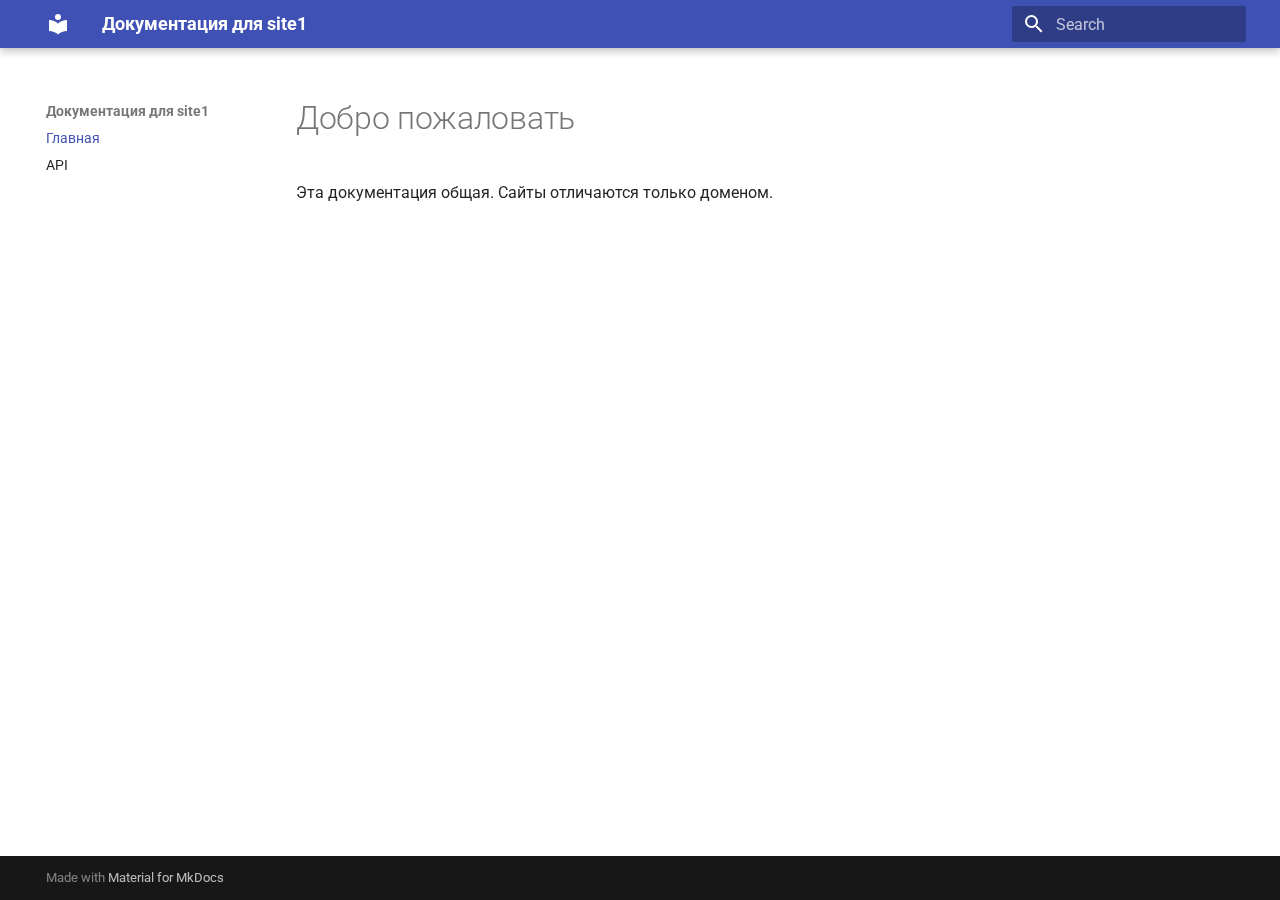
<file: site1/index.html>
<!doctype html>
<html lang="en" class="no-js">
  <head>
    
      <meta charset="utf-8">
      <meta name="viewport" content="width=device-width,initial-scale=1">
      
      
      
      
      
        <link rel="next" href="api/">
      
      
      <link rel="icon" href="assets/images/favicon.png">
      <meta name="generator" content="mkdocs-1.6.1, mkdocs-material-9.6.18">
    
    
      
        <title>Документация для site1</title>
      
    
    
      <link rel="stylesheet" href="assets/stylesheets/main.7e37652d.min.css">
      
      


    
    
      
    
    
      
        
        
        <link rel="preconnect" href="https://fonts.gstatic.com" crossorigin>
        <link rel="stylesheet" href="https://fonts.googleapis.com/css?family=Roboto:300,300i,400,400i,700,700i%7CRoboto+Mono:400,400i,700,700i&display=fallback">
        <style>:root{--md-text-font:"Roboto";--md-code-font:"Roboto Mono"}</style>
      
    
    
    <script>__md_scope=new URL(".",location),__md_hash=e=>[...e].reduce(((e,_)=>(e<<5)-e+_.charCodeAt(0)),0),__md_get=(e,_=localStorage,t=__md_scope)=>JSON.parse(_.getItem(t.pathname+"."+e)),__md_set=(e,_,t=localStorage,a=__md_scope)=>{try{t.setItem(a.pathname+"."+e,JSON.stringify(_))}catch(e){}}</script>
    
      

    
    
    
  </head>
  
  
    <body dir="ltr">
  
    
    <input class="md-toggle" data-md-toggle="drawer" type="checkbox" id="__drawer" autocomplete="off">
    <input class="md-toggle" data-md-toggle="search" type="checkbox" id="__search" autocomplete="off">
    <label class="md-overlay" for="__drawer"></label>
    <div data-md-component="skip">
      
        
        <a href="#_1" class="md-skip">
          Skip to content
        </a>
      
    </div>
    <div data-md-component="announce">
      
    </div>
    
    
      

  

<header class="md-header md-header--shadow" data-md-component="header">
  <nav class="md-header__inner md-grid" aria-label="Header">
    <a href="." title="Документация для site1" class="md-header__button md-logo" aria-label="Документация для site1" data-md-component="logo">
      
  
  <svg xmlns="http://www.w3.org/2000/svg" viewBox="0 0 24 24"><path d="M12 8a3 3 0 0 0 3-3 3 3 0 0 0-3-3 3 3 0 0 0-3 3 3 3 0 0 0 3 3m0 3.54C9.64 9.35 6.5 8 3 8v11c3.5 0 6.64 1.35 9 3.54 2.36-2.19 5.5-3.54 9-3.54V8c-3.5 0-6.64 1.35-9 3.54"/></svg>

    </a>
    <label class="md-header__button md-icon" for="__drawer">
      
      <svg xmlns="http://www.w3.org/2000/svg" viewBox="0 0 24 24"><path d="M3 6h18v2H3zm0 5h18v2H3zm0 5h18v2H3z"/></svg>
    </label>
    <div class="md-header__title" data-md-component="header-title">
      <div class="md-header__ellipsis">
        <div class="md-header__topic">
          <span class="md-ellipsis">
            Документация для site1
          </span>
        </div>
        <div class="md-header__topic" data-md-component="header-topic">
          <span class="md-ellipsis">
            
              Главная
            
          </span>
        </div>
      </div>
    </div>
    
    
      <script>var palette=__md_get("__palette");if(palette&&palette.color){if("(prefers-color-scheme)"===palette.color.media){var media=matchMedia("(prefers-color-scheme: light)"),input=document.querySelector(media.matches?"[data-md-color-media='(prefers-color-scheme: light)']":"[data-md-color-media='(prefers-color-scheme: dark)']");palette.color.media=input.getAttribute("data-md-color-media"),palette.color.scheme=input.getAttribute("data-md-color-scheme"),palette.color.primary=input.getAttribute("data-md-color-primary"),palette.color.accent=input.getAttribute("data-md-color-accent")}for(var[key,value]of Object.entries(palette.color))document.body.setAttribute("data-md-color-"+key,value)}</script>
    
    
    
      
      
        <label class="md-header__button md-icon" for="__search">
          
          <svg xmlns="http://www.w3.org/2000/svg" viewBox="0 0 24 24"><path d="M9.5 3A6.5 6.5 0 0 1 16 9.5c0 1.61-.59 3.09-1.56 4.23l.27.27h.79l5 5-1.5 1.5-5-5v-.79l-.27-.27A6.52 6.52 0 0 1 9.5 16 6.5 6.5 0 0 1 3 9.5 6.5 6.5 0 0 1 9.5 3m0 2C7 5 5 7 5 9.5S7 14 9.5 14 14 12 14 9.5 12 5 9.5 5"/></svg>
        </label>
        <div class="md-search" data-md-component="search" role="dialog">
  <label class="md-search__overlay" for="__search"></label>
  <div class="md-search__inner" role="search">
    <form class="md-search__form" name="search">
      <input type="text" class="md-search__input" name="query" aria-label="Search" placeholder="Search" autocapitalize="off" autocorrect="off" autocomplete="off" spellcheck="false" data-md-component="search-query" required>
      <label class="md-search__icon md-icon" for="__search">
        
        <svg xmlns="http://www.w3.org/2000/svg" viewBox="0 0 24 24"><path d="M9.5 3A6.5 6.5 0 0 1 16 9.5c0 1.61-.59 3.09-1.56 4.23l.27.27h.79l5 5-1.5 1.5-5-5v-.79l-.27-.27A6.52 6.52 0 0 1 9.5 16 6.5 6.5 0 0 1 3 9.5 6.5 6.5 0 0 1 9.5 3m0 2C7 5 5 7 5 9.5S7 14 9.5 14 14 12 14 9.5 12 5 9.5 5"/></svg>
        
        <svg xmlns="http://www.w3.org/2000/svg" viewBox="0 0 24 24"><path d="M20 11v2H8l5.5 5.5-1.42 1.42L4.16 12l7.92-7.92L13.5 5.5 8 11z"/></svg>
      </label>
      <nav class="md-search__options" aria-label="Search">
        
        <button type="reset" class="md-search__icon md-icon" title="Clear" aria-label="Clear" tabindex="-1">
          
          <svg xmlns="http://www.w3.org/2000/svg" viewBox="0 0 24 24"><path d="M19 6.41 17.59 5 12 10.59 6.41 5 5 6.41 10.59 12 5 17.59 6.41 19 12 13.41 17.59 19 19 17.59 13.41 12z"/></svg>
        </button>
      </nav>
      
    </form>
    <div class="md-search__output">
      <div class="md-search__scrollwrap" tabindex="0" data-md-scrollfix>
        <div class="md-search-result" data-md-component="search-result">
          <div class="md-search-result__meta">
            Initializing search
          </div>
          <ol class="md-search-result__list" role="presentation"></ol>
        </div>
      </div>
    </div>
  </div>
</div>
      
    
    
  </nav>
  
</header>
    
    <div class="md-container" data-md-component="container">
      
      
        
          
        
      
      <main class="md-main" data-md-component="main">
        <div class="md-main__inner md-grid">
          
            
              
              <div class="md-sidebar md-sidebar--primary" data-md-component="sidebar" data-md-type="navigation" >
                <div class="md-sidebar__scrollwrap">
                  <div class="md-sidebar__inner">
                    



<nav class="md-nav md-nav--primary" aria-label="Navigation" data-md-level="0">
  <label class="md-nav__title" for="__drawer">
    <a href="." title="Документация для site1" class="md-nav__button md-logo" aria-label="Документация для site1" data-md-component="logo">
      
  
  <svg xmlns="http://www.w3.org/2000/svg" viewBox="0 0 24 24"><path d="M12 8a3 3 0 0 0 3-3 3 3 0 0 0-3-3 3 3 0 0 0-3 3 3 3 0 0 0 3 3m0 3.54C9.64 9.35 6.5 8 3 8v11c3.5 0 6.64 1.35 9 3.54 2.36-2.19 5.5-3.54 9-3.54V8c-3.5 0-6.64 1.35-9 3.54"/></svg>

    </a>
    Документация для site1
  </label>
  
  <ul class="md-nav__list" data-md-scrollfix>
    
      
      
  
  
    
  
  
  
    <li class="md-nav__item md-nav__item--active">
      
      <input class="md-nav__toggle md-toggle" type="checkbox" id="__toc">
      
      
        
      
      
      <a href="." class="md-nav__link md-nav__link--active">
        
  
  
  <span class="md-ellipsis">
    Главная
    
  </span>
  

      </a>
      
    </li>
  

    
      
      
  
  
  
  
    <li class="md-nav__item">
      <a href="api/" class="md-nav__link">
        
  
  
  <span class="md-ellipsis">
    API
    
  </span>
  

      </a>
    </li>
  

    
  </ul>
</nav>
                  </div>
                </div>
              </div>
            
            
              
              <div class="md-sidebar md-sidebar--secondary" data-md-component="sidebar" data-md-type="toc" >
                <div class="md-sidebar__scrollwrap">
                  <div class="md-sidebar__inner">
                    

<nav class="md-nav md-nav--secondary" aria-label="Table of contents">
  
  
  
    
  
  
</nav>
                  </div>
                </div>
              </div>
            
          
          
            <div class="md-content" data-md-component="content">
              <article class="md-content__inner md-typeset">
                
                  



<h1 id="_1">Добро пожаловать</h1>
<p>Эта документация общая. Сайты отличаются только доменом.</p>












                
              </article>
            </div>
          
          
<script>var target=document.getElementById(location.hash.slice(1));target&&target.name&&(target.checked=target.name.startsWith("__tabbed_"))</script>
        </div>
        
      </main>
      
        <footer class="md-footer">
  
  <div class="md-footer-meta md-typeset">
    <div class="md-footer-meta__inner md-grid">
      <div class="md-copyright">
  
  
    Made with
    <a href="https://squidfunk.github.io/mkdocs-material/" target="_blank" rel="noopener">
      Material for MkDocs
    </a>
  
</div>
      
    </div>
  </div>
</footer>
      
    </div>
    <div class="md-dialog" data-md-component="dialog">
      <div class="md-dialog__inner md-typeset"></div>
    </div>
    
    
    
      
      <script id="__config" type="application/json">{"base": ".", "features": [], "search": "assets/javascripts/workers/search.973d3a69.min.js", "tags": null, "translations": {"clipboard.copied": "Copied to clipboard", "clipboard.copy": "Copy to clipboard", "search.result.more.one": "1 more on this page", "search.result.more.other": "# more on this page", "search.result.none": "No matching documents", "search.result.one": "1 matching document", "search.result.other": "# matching documents", "search.result.placeholder": "Type to start searching", "search.result.term.missing": "Missing", "select.version": "Select version"}, "version": null}</script>
    
    
      <script src="assets/javascripts/bundle.92b07e13.min.js"></script>
      
    
  </body>
</html>
</file>
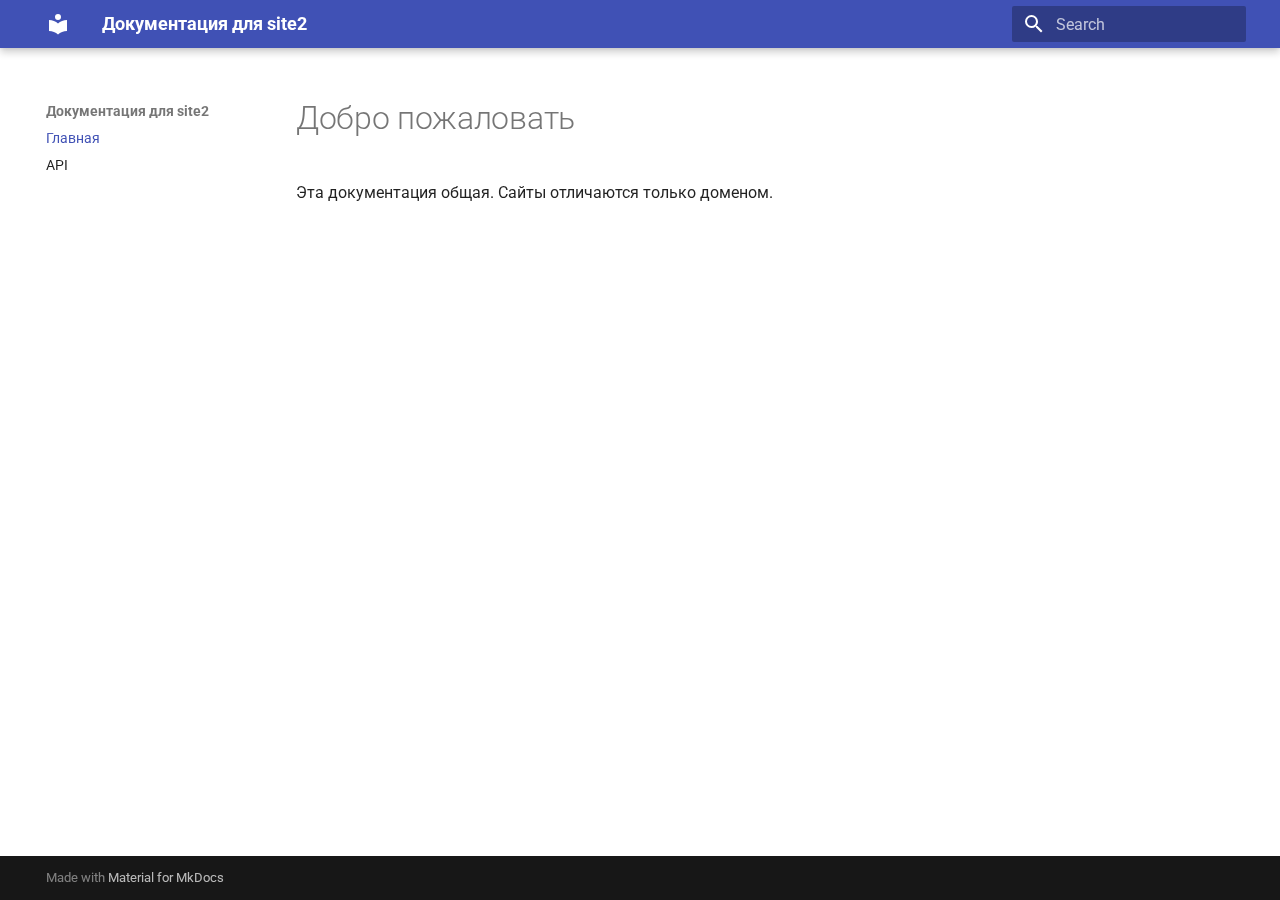
<file: site2/index.html>
<!doctype html>
<html lang="en" class="no-js">
  <head>
    
      <meta charset="utf-8">
      <meta name="viewport" content="width=device-width,initial-scale=1">
      
      
      
      
      
        <link rel="next" href="api/">
      
      
      <link rel="icon" href="assets/images/favicon.png">
      <meta name="generator" content="mkdocs-1.6.1, mkdocs-material-9.6.18">
    
    
      
        <title>Документация для site2</title>
      
    
    
      <link rel="stylesheet" href="assets/stylesheets/main.7e37652d.min.css">
      
      


    
    
      
    
    
      
        
        
        <link rel="preconnect" href="https://fonts.gstatic.com" crossorigin>
        <link rel="stylesheet" href="https://fonts.googleapis.com/css?family=Roboto:300,300i,400,400i,700,700i%7CRoboto+Mono:400,400i,700,700i&display=fallback">
        <style>:root{--md-text-font:"Roboto";--md-code-font:"Roboto Mono"}</style>
      
    
    
    <script>__md_scope=new URL(".",location),__md_hash=e=>[...e].reduce(((e,_)=>(e<<5)-e+_.charCodeAt(0)),0),__md_get=(e,_=localStorage,t=__md_scope)=>JSON.parse(_.getItem(t.pathname+"."+e)),__md_set=(e,_,t=localStorage,a=__md_scope)=>{try{t.setItem(a.pathname+"."+e,JSON.stringify(_))}catch(e){}}</script>
    
      

    
    
    
  </head>
  
  
    <body dir="ltr">
  
    
    <input class="md-toggle" data-md-toggle="drawer" type="checkbox" id="__drawer" autocomplete="off">
    <input class="md-toggle" data-md-toggle="search" type="checkbox" id="__search" autocomplete="off">
    <label class="md-overlay" for="__drawer"></label>
    <div data-md-component="skip">
      
        
        <a href="#_1" class="md-skip">
          Skip to content
        </a>
      
    </div>
    <div data-md-component="announce">
      
    </div>
    
    
      

  

<header class="md-header md-header--shadow" data-md-component="header">
  <nav class="md-header__inner md-grid" aria-label="Header">
    <a href="." title="Документация для site2" class="md-header__button md-logo" aria-label="Документация для site2" data-md-component="logo">
      
  
  <svg xmlns="http://www.w3.org/2000/svg" viewBox="0 0 24 24"><path d="M12 8a3 3 0 0 0 3-3 3 3 0 0 0-3-3 3 3 0 0 0-3 3 3 3 0 0 0 3 3m0 3.54C9.64 9.35 6.5 8 3 8v11c3.5 0 6.64 1.35 9 3.54 2.36-2.19 5.5-3.54 9-3.54V8c-3.5 0-6.64 1.35-9 3.54"/></svg>

    </a>
    <label class="md-header__button md-icon" for="__drawer">
      
      <svg xmlns="http://www.w3.org/2000/svg" viewBox="0 0 24 24"><path d="M3 6h18v2H3zm0 5h18v2H3zm0 5h18v2H3z"/></svg>
    </label>
    <div class="md-header__title" data-md-component="header-title">
      <div class="md-header__ellipsis">
        <div class="md-header__topic">
          <span class="md-ellipsis">
            Документация для site2
          </span>
        </div>
        <div class="md-header__topic" data-md-component="header-topic">
          <span class="md-ellipsis">
            
              Главная
            
          </span>
        </div>
      </div>
    </div>
    
    
      <script>var palette=__md_get("__palette");if(palette&&palette.color){if("(prefers-color-scheme)"===palette.color.media){var media=matchMedia("(prefers-color-scheme: light)"),input=document.querySelector(media.matches?"[data-md-color-media='(prefers-color-scheme: light)']":"[data-md-color-media='(prefers-color-scheme: dark)']");palette.color.media=input.getAttribute("data-md-color-media"),palette.color.scheme=input.getAttribute("data-md-color-scheme"),palette.color.primary=input.getAttribute("data-md-color-primary"),palette.color.accent=input.getAttribute("data-md-color-accent")}for(var[key,value]of Object.entries(palette.color))document.body.setAttribute("data-md-color-"+key,value)}</script>
    
    
    
      
      
        <label class="md-header__button md-icon" for="__search">
          
          <svg xmlns="http://www.w3.org/2000/svg" viewBox="0 0 24 24"><path d="M9.5 3A6.5 6.5 0 0 1 16 9.5c0 1.61-.59 3.09-1.56 4.23l.27.27h.79l5 5-1.5 1.5-5-5v-.79l-.27-.27A6.52 6.52 0 0 1 9.5 16 6.5 6.5 0 0 1 3 9.5 6.5 6.5 0 0 1 9.5 3m0 2C7 5 5 7 5 9.5S7 14 9.5 14 14 12 14 9.5 12 5 9.5 5"/></svg>
        </label>
        <div class="md-search" data-md-component="search" role="dialog">
  <label class="md-search__overlay" for="__search"></label>
  <div class="md-search__inner" role="search">
    <form class="md-search__form" name="search">
      <input type="text" class="md-search__input" name="query" aria-label="Search" placeholder="Search" autocapitalize="off" autocorrect="off" autocomplete="off" spellcheck="false" data-md-component="search-query" required>
      <label class="md-search__icon md-icon" for="__search">
        
        <svg xmlns="http://www.w3.org/2000/svg" viewBox="0 0 24 24"><path d="M9.5 3A6.5 6.5 0 0 1 16 9.5c0 1.61-.59 3.09-1.56 4.23l.27.27h.79l5 5-1.5 1.5-5-5v-.79l-.27-.27A6.52 6.52 0 0 1 9.5 16 6.5 6.5 0 0 1 3 9.5 6.5 6.5 0 0 1 9.5 3m0 2C7 5 5 7 5 9.5S7 14 9.5 14 14 12 14 9.5 12 5 9.5 5"/></svg>
        
        <svg xmlns="http://www.w3.org/2000/svg" viewBox="0 0 24 24"><path d="M20 11v2H8l5.5 5.5-1.42 1.42L4.16 12l7.92-7.92L13.5 5.5 8 11z"/></svg>
      </label>
      <nav class="md-search__options" aria-label="Search">
        
        <button type="reset" class="md-search__icon md-icon" title="Clear" aria-label="Clear" tabindex="-1">
          
          <svg xmlns="http://www.w3.org/2000/svg" viewBox="0 0 24 24"><path d="M19 6.41 17.59 5 12 10.59 6.41 5 5 6.41 10.59 12 5 17.59 6.41 19 12 13.41 17.59 19 19 17.59 13.41 12z"/></svg>
        </button>
      </nav>
      
    </form>
    <div class="md-search__output">
      <div class="md-search__scrollwrap" tabindex="0" data-md-scrollfix>
        <div class="md-search-result" data-md-component="search-result">
          <div class="md-search-result__meta">
            Initializing search
          </div>
          <ol class="md-search-result__list" role="presentation"></ol>
        </div>
      </div>
    </div>
  </div>
</div>
      
    
    
  </nav>
  
</header>
    
    <div class="md-container" data-md-component="container">
      
      
        
          
        
      
      <main class="md-main" data-md-component="main">
        <div class="md-main__inner md-grid">
          
            
              
              <div class="md-sidebar md-sidebar--primary" data-md-component="sidebar" data-md-type="navigation" >
                <div class="md-sidebar__scrollwrap">
                  <div class="md-sidebar__inner">
                    



<nav class="md-nav md-nav--primary" aria-label="Navigation" data-md-level="0">
  <label class="md-nav__title" for="__drawer">
    <a href="." title="Документация для site2" class="md-nav__button md-logo" aria-label="Документация для site2" data-md-component="logo">
      
  
  <svg xmlns="http://www.w3.org/2000/svg" viewBox="0 0 24 24"><path d="M12 8a3 3 0 0 0 3-3 3 3 0 0 0-3-3 3 3 0 0 0-3 3 3 3 0 0 0 3 3m0 3.54C9.64 9.35 6.5 8 3 8v11c3.5 0 6.64 1.35 9 3.54 2.36-2.19 5.5-3.54 9-3.54V8c-3.5 0-6.64 1.35-9 3.54"/></svg>

    </a>
    Документация для site2
  </label>
  
  <ul class="md-nav__list" data-md-scrollfix>
    
      
      
  
  
    
  
  
  
    <li class="md-nav__item md-nav__item--active">
      
      <input class="md-nav__toggle md-toggle" type="checkbox" id="__toc">
      
      
        
      
      
      <a href="." class="md-nav__link md-nav__link--active">
        
  
  
  <span class="md-ellipsis">
    Главная
    
  </span>
  

      </a>
      
    </li>
  

    
      
      
  
  
  
  
    <li class="md-nav__item">
      <a href="api/" class="md-nav__link">
        
  
  
  <span class="md-ellipsis">
    API
    
  </span>
  

      </a>
    </li>
  

    
  </ul>
</nav>
                  </div>
                </div>
              </div>
            
            
              
              <div class="md-sidebar md-sidebar--secondary" data-md-component="sidebar" data-md-type="toc" >
                <div class="md-sidebar__scrollwrap">
                  <div class="md-sidebar__inner">
                    

<nav class="md-nav md-nav--secondary" aria-label="Table of contents">
  
  
  
    
  
  
</nav>
                  </div>
                </div>
              </div>
            
          
          
            <div class="md-content" data-md-component="content">
              <article class="md-content__inner md-typeset">
                
                  



<h1 id="_1">Добро пожаловать</h1>
<p>Эта документация общая. Сайты отличаются только доменом.</p>












                
              </article>
            </div>
          
          
<script>var target=document.getElementById(location.hash.slice(1));target&&target.name&&(target.checked=target.name.startsWith("__tabbed_"))</script>
        </div>
        
      </main>
      
        <footer class="md-footer">
  
  <div class="md-footer-meta md-typeset">
    <div class="md-footer-meta__inner md-grid">
      <div class="md-copyright">
  
  
    Made with
    <a href="https://squidfunk.github.io/mkdocs-material/" target="_blank" rel="noopener">
      Material for MkDocs
    </a>
  
</div>
      
    </div>
  </div>
</footer>
      
    </div>
    <div class="md-dialog" data-md-component="dialog">
      <div class="md-dialog__inner md-typeset"></div>
    </div>
    
    
    
      
      <script id="__config" type="application/json">{"base": ".", "features": [], "search": "assets/javascripts/workers/search.973d3a69.min.js", "tags": null, "translations": {"clipboard.copied": "Copied to clipboard", "clipboard.copy": "Copy to clipboard", "search.result.more.one": "1 more on this page", "search.result.more.other": "# more on this page", "search.result.none": "No matching documents", "search.result.one": "1 matching document", "search.result.other": "# matching documents", "search.result.placeholder": "Type to start searching", "search.result.term.missing": "Missing", "select.version": "Select version"}, "version": null}</script>
    
    
      <script src="assets/javascripts/bundle.92b07e13.min.js"></script>
      
    
  </body>
</html>
</file>
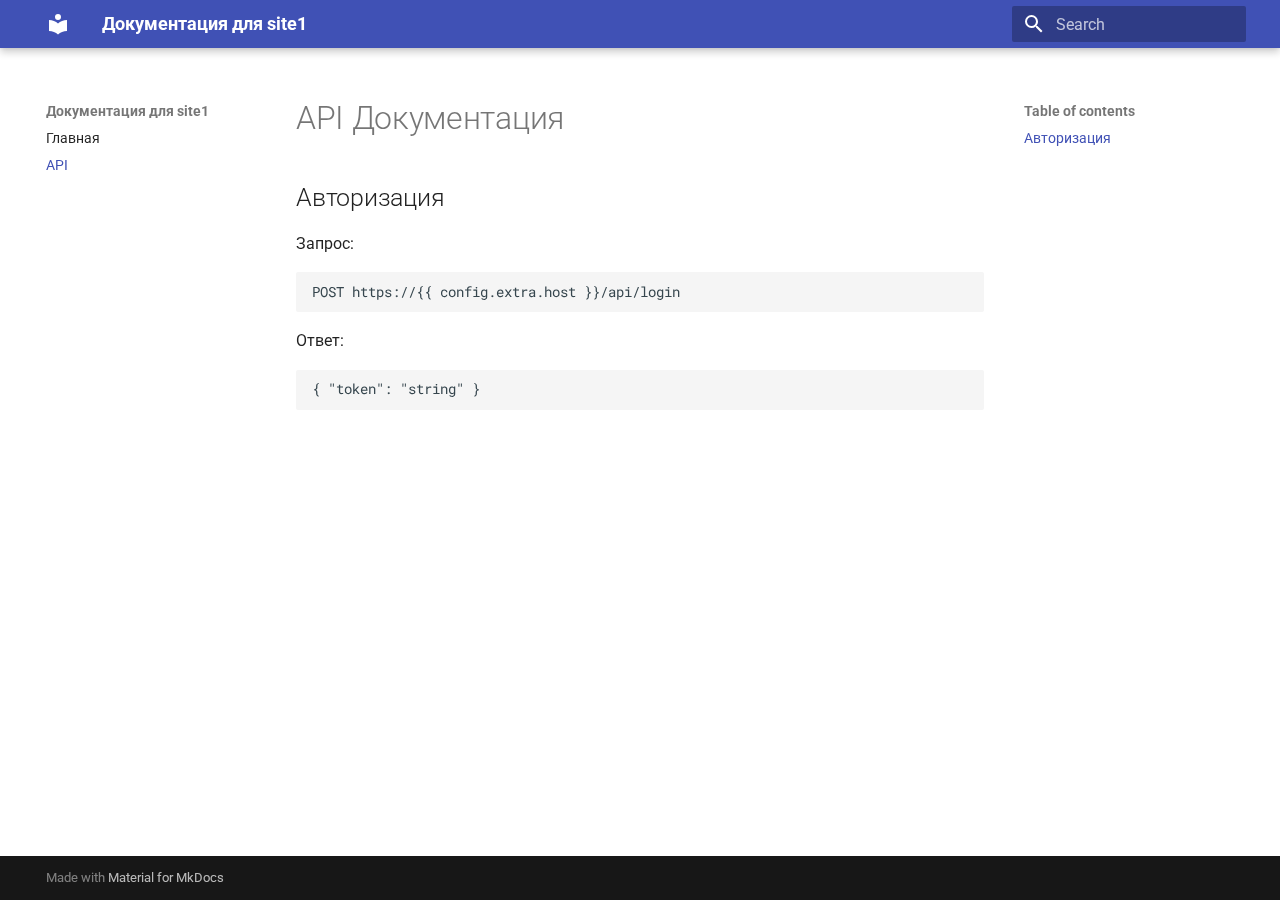
<file: site1/api/index.html>
<!doctype html>
<html lang="en" class="no-js">
  <head>
    
      <meta charset="utf-8">
      <meta name="viewport" content="width=device-width,initial-scale=1">
      
      
      
      
        <link rel="prev" href="..">
      
      
      
      <link rel="icon" href="../assets/images/favicon.png">
      <meta name="generator" content="mkdocs-1.6.1, mkdocs-material-9.6.18">
    
    
      
        <title>API - Документация для site1</title>
      
    
    
      <link rel="stylesheet" href="../assets/stylesheets/main.7e37652d.min.css">
      
      


    
    
      
    
    
      
        
        
        <link rel="preconnect" href="https://fonts.gstatic.com" crossorigin>
        <link rel="stylesheet" href="https://fonts.googleapis.com/css?family=Roboto:300,300i,400,400i,700,700i%7CRoboto+Mono:400,400i,700,700i&display=fallback">
        <style>:root{--md-text-font:"Roboto";--md-code-font:"Roboto Mono"}</style>
      
    
    
    <script>__md_scope=new URL("..",location),__md_hash=e=>[...e].reduce(((e,_)=>(e<<5)-e+_.charCodeAt(0)),0),__md_get=(e,_=localStorage,t=__md_scope)=>JSON.parse(_.getItem(t.pathname+"."+e)),__md_set=(e,_,t=localStorage,a=__md_scope)=>{try{t.setItem(a.pathname+"."+e,JSON.stringify(_))}catch(e){}}</script>
    
      

    
    
    
  </head>
  
  
    <body dir="ltr">
  
    
    <input class="md-toggle" data-md-toggle="drawer" type="checkbox" id="__drawer" autocomplete="off">
    <input class="md-toggle" data-md-toggle="search" type="checkbox" id="__search" autocomplete="off">
    <label class="md-overlay" for="__drawer"></label>
    <div data-md-component="skip">
      
        
        <a href="#api" class="md-skip">
          Skip to content
        </a>
      
    </div>
    <div data-md-component="announce">
      
    </div>
    
    
      

  

<header class="md-header md-header--shadow" data-md-component="header">
  <nav class="md-header__inner md-grid" aria-label="Header">
    <a href=".." title="Документация для site1" class="md-header__button md-logo" aria-label="Документация для site1" data-md-component="logo">
      
  
  <svg xmlns="http://www.w3.org/2000/svg" viewBox="0 0 24 24"><path d="M12 8a3 3 0 0 0 3-3 3 3 0 0 0-3-3 3 3 0 0 0-3 3 3 3 0 0 0 3 3m0 3.54C9.64 9.35 6.5 8 3 8v11c3.5 0 6.64 1.35 9 3.54 2.36-2.19 5.5-3.54 9-3.54V8c-3.5 0-6.64 1.35-9 3.54"/></svg>

    </a>
    <label class="md-header__button md-icon" for="__drawer">
      
      <svg xmlns="http://www.w3.org/2000/svg" viewBox="0 0 24 24"><path d="M3 6h18v2H3zm0 5h18v2H3zm0 5h18v2H3z"/></svg>
    </label>
    <div class="md-header__title" data-md-component="header-title">
      <div class="md-header__ellipsis">
        <div class="md-header__topic">
          <span class="md-ellipsis">
            Документация для site1
          </span>
        </div>
        <div class="md-header__topic" data-md-component="header-topic">
          <span class="md-ellipsis">
            
              API
            
          </span>
        </div>
      </div>
    </div>
    
    
      <script>var palette=__md_get("__palette");if(palette&&palette.color){if("(prefers-color-scheme)"===palette.color.media){var media=matchMedia("(prefers-color-scheme: light)"),input=document.querySelector(media.matches?"[data-md-color-media='(prefers-color-scheme: light)']":"[data-md-color-media='(prefers-color-scheme: dark)']");palette.color.media=input.getAttribute("data-md-color-media"),palette.color.scheme=input.getAttribute("data-md-color-scheme"),palette.color.primary=input.getAttribute("data-md-color-primary"),palette.color.accent=input.getAttribute("data-md-color-accent")}for(var[key,value]of Object.entries(palette.color))document.body.setAttribute("data-md-color-"+key,value)}</script>
    
    
    
      
      
        <label class="md-header__button md-icon" for="__search">
          
          <svg xmlns="http://www.w3.org/2000/svg" viewBox="0 0 24 24"><path d="M9.5 3A6.5 6.5 0 0 1 16 9.5c0 1.61-.59 3.09-1.56 4.23l.27.27h.79l5 5-1.5 1.5-5-5v-.79l-.27-.27A6.52 6.52 0 0 1 9.5 16 6.5 6.5 0 0 1 3 9.5 6.5 6.5 0 0 1 9.5 3m0 2C7 5 5 7 5 9.5S7 14 9.5 14 14 12 14 9.5 12 5 9.5 5"/></svg>
        </label>
        <div class="md-search" data-md-component="search" role="dialog">
  <label class="md-search__overlay" for="__search"></label>
  <div class="md-search__inner" role="search">
    <form class="md-search__form" name="search">
      <input type="text" class="md-search__input" name="query" aria-label="Search" placeholder="Search" autocapitalize="off" autocorrect="off" autocomplete="off" spellcheck="false" data-md-component="search-query" required>
      <label class="md-search__icon md-icon" for="__search">
        
        <svg xmlns="http://www.w3.org/2000/svg" viewBox="0 0 24 24"><path d="M9.5 3A6.5 6.5 0 0 1 16 9.5c0 1.61-.59 3.09-1.56 4.23l.27.27h.79l5 5-1.5 1.5-5-5v-.79l-.27-.27A6.52 6.52 0 0 1 9.5 16 6.5 6.5 0 0 1 3 9.5 6.5 6.5 0 0 1 9.5 3m0 2C7 5 5 7 5 9.5S7 14 9.5 14 14 12 14 9.5 12 5 9.5 5"/></svg>
        
        <svg xmlns="http://www.w3.org/2000/svg" viewBox="0 0 24 24"><path d="M20 11v2H8l5.5 5.5-1.42 1.42L4.16 12l7.92-7.92L13.5 5.5 8 11z"/></svg>
      </label>
      <nav class="md-search__options" aria-label="Search">
        
        <button type="reset" class="md-search__icon md-icon" title="Clear" aria-label="Clear" tabindex="-1">
          
          <svg xmlns="http://www.w3.org/2000/svg" viewBox="0 0 24 24"><path d="M19 6.41 17.59 5 12 10.59 6.41 5 5 6.41 10.59 12 5 17.59 6.41 19 12 13.41 17.59 19 19 17.59 13.41 12z"/></svg>
        </button>
      </nav>
      
    </form>
    <div class="md-search__output">
      <div class="md-search__scrollwrap" tabindex="0" data-md-scrollfix>
        <div class="md-search-result" data-md-component="search-result">
          <div class="md-search-result__meta">
            Initializing search
          </div>
          <ol class="md-search-result__list" role="presentation"></ol>
        </div>
      </div>
    </div>
  </div>
</div>
      
    
    
  </nav>
  
</header>
    
    <div class="md-container" data-md-component="container">
      
      
        
          
        
      
      <main class="md-main" data-md-component="main">
        <div class="md-main__inner md-grid">
          
            
              
              <div class="md-sidebar md-sidebar--primary" data-md-component="sidebar" data-md-type="navigation" >
                <div class="md-sidebar__scrollwrap">
                  <div class="md-sidebar__inner">
                    



<nav class="md-nav md-nav--primary" aria-label="Navigation" data-md-level="0">
  <label class="md-nav__title" for="__drawer">
    <a href=".." title="Документация для site1" class="md-nav__button md-logo" aria-label="Документация для site1" data-md-component="logo">
      
  
  <svg xmlns="http://www.w3.org/2000/svg" viewBox="0 0 24 24"><path d="M12 8a3 3 0 0 0 3-3 3 3 0 0 0-3-3 3 3 0 0 0-3 3 3 3 0 0 0 3 3m0 3.54C9.64 9.35 6.5 8 3 8v11c3.5 0 6.64 1.35 9 3.54 2.36-2.19 5.5-3.54 9-3.54V8c-3.5 0-6.64 1.35-9 3.54"/></svg>

    </a>
    Документация для site1
  </label>
  
  <ul class="md-nav__list" data-md-scrollfix>
    
      
      
  
  
  
  
    <li class="md-nav__item">
      <a href=".." class="md-nav__link">
        
  
  
  <span class="md-ellipsis">
    Главная
    
  </span>
  

      </a>
    </li>
  

    
      
      
  
  
    
  
  
  
    <li class="md-nav__item md-nav__item--active">
      
      <input class="md-nav__toggle md-toggle" type="checkbox" id="__toc">
      
      
        
      
      
        <label class="md-nav__link md-nav__link--active" for="__toc">
          
  
  
  <span class="md-ellipsis">
    API
    
  </span>
  

          <span class="md-nav__icon md-icon"></span>
        </label>
      
      <a href="./" class="md-nav__link md-nav__link--active">
        
  
  
  <span class="md-ellipsis">
    API
    
  </span>
  

      </a>
      
        

<nav class="md-nav md-nav--secondary" aria-label="Table of contents">
  
  
  
    
  
  
    <label class="md-nav__title" for="__toc">
      <span class="md-nav__icon md-icon"></span>
      Table of contents
    </label>
    <ul class="md-nav__list" data-md-component="toc" data-md-scrollfix>
      
        <li class="md-nav__item">
  <a href="#_1" class="md-nav__link">
    <span class="md-ellipsis">
      Авторизация
    </span>
  </a>
  
</li>
      
    </ul>
  
</nav>
      
    </li>
  

    
  </ul>
</nav>
                  </div>
                </div>
              </div>
            
            
              
              <div class="md-sidebar md-sidebar--secondary" data-md-component="sidebar" data-md-type="toc" >
                <div class="md-sidebar__scrollwrap">
                  <div class="md-sidebar__inner">
                    

<nav class="md-nav md-nav--secondary" aria-label="Table of contents">
  
  
  
    
  
  
    <label class="md-nav__title" for="__toc">
      <span class="md-nav__icon md-icon"></span>
      Table of contents
    </label>
    <ul class="md-nav__list" data-md-component="toc" data-md-scrollfix>
      
        <li class="md-nav__item">
  <a href="#_1" class="md-nav__link">
    <span class="md-ellipsis">
      Авторизация
    </span>
  </a>
  
</li>
      
    </ul>
  
</nav>
                  </div>
                </div>
              </div>
            
          
          
            <div class="md-content" data-md-component="content">
              <article class="md-content__inner md-typeset">
                
                  



<h1 id="api">API Документация</h1>
<h2 id="_1">Авторизация</h2>
<p>Запрос:</p>
<pre><code>POST https://{{ config.extra.host }}/api/login
</code></pre>
<p>Ответ:</p>
<pre><code class="language-json">{ &quot;token&quot;: &quot;string&quot; }
</code></pre>












                
              </article>
            </div>
          
          
<script>var target=document.getElementById(location.hash.slice(1));target&&target.name&&(target.checked=target.name.startsWith("__tabbed_"))</script>
        </div>
        
      </main>
      
        <footer class="md-footer">
  
  <div class="md-footer-meta md-typeset">
    <div class="md-footer-meta__inner md-grid">
      <div class="md-copyright">
  
  
    Made with
    <a href="https://squidfunk.github.io/mkdocs-material/" target="_blank" rel="noopener">
      Material for MkDocs
    </a>
  
</div>
      
    </div>
  </div>
</footer>
      
    </div>
    <div class="md-dialog" data-md-component="dialog">
      <div class="md-dialog__inner md-typeset"></div>
    </div>
    
    
    
      
      <script id="__config" type="application/json">{"base": "..", "features": [], "search": "../assets/javascripts/workers/search.973d3a69.min.js", "tags": null, "translations": {"clipboard.copied": "Copied to clipboard", "clipboard.copy": "Copy to clipboard", "search.result.more.one": "1 more on this page", "search.result.more.other": "# more on this page", "search.result.none": "No matching documents", "search.result.one": "1 matching document", "search.result.other": "# matching documents", "search.result.placeholder": "Type to start searching", "search.result.term.missing": "Missing", "select.version": "Select version"}, "version": null}</script>
    
    
      <script src="../assets/javascripts/bundle.92b07e13.min.js"></script>
      
    
  </body>
</html>
</file>
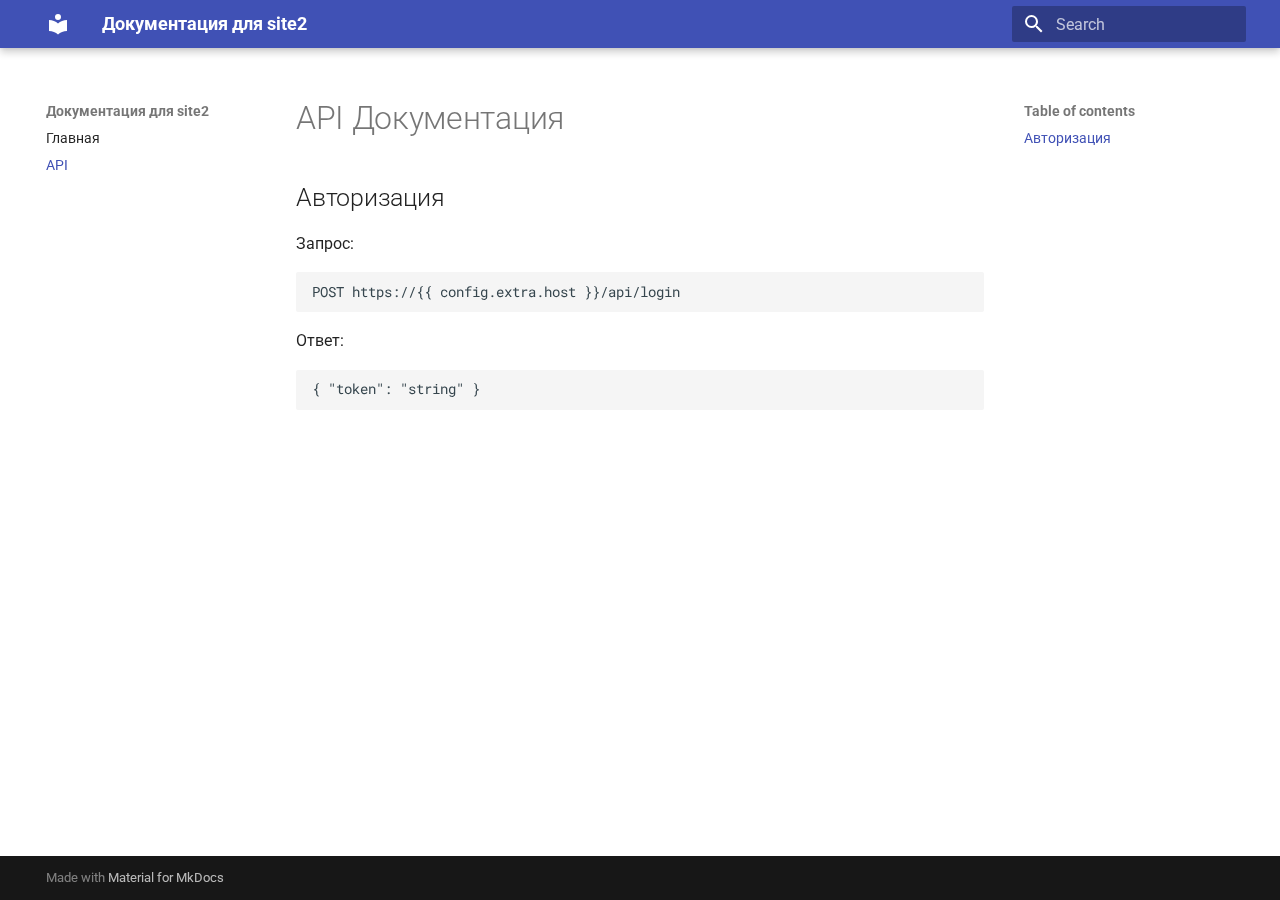
<file: site2/api/index.html>
<!doctype html>
<html lang="en" class="no-js">
  <head>
    
      <meta charset="utf-8">
      <meta name="viewport" content="width=device-width,initial-scale=1">
      
      
      
      
        <link rel="prev" href="..">
      
      
      
      <link rel="icon" href="../assets/images/favicon.png">
      <meta name="generator" content="mkdocs-1.6.1, mkdocs-material-9.6.18">
    
    
      
        <title>API - Документация для site2</title>
      
    
    
      <link rel="stylesheet" href="../assets/stylesheets/main.7e37652d.min.css">
      
      


    
    
      
    
    
      
        
        
        <link rel="preconnect" href="https://fonts.gstatic.com" crossorigin>
        <link rel="stylesheet" href="https://fonts.googleapis.com/css?family=Roboto:300,300i,400,400i,700,700i%7CRoboto+Mono:400,400i,700,700i&display=fallback">
        <style>:root{--md-text-font:"Roboto";--md-code-font:"Roboto Mono"}</style>
      
    
    
    <script>__md_scope=new URL("..",location),__md_hash=e=>[...e].reduce(((e,_)=>(e<<5)-e+_.charCodeAt(0)),0),__md_get=(e,_=localStorage,t=__md_scope)=>JSON.parse(_.getItem(t.pathname+"."+e)),__md_set=(e,_,t=localStorage,a=__md_scope)=>{try{t.setItem(a.pathname+"."+e,JSON.stringify(_))}catch(e){}}</script>
    
      

    
    
    
  </head>
  
  
    <body dir="ltr">
  
    
    <input class="md-toggle" data-md-toggle="drawer" type="checkbox" id="__drawer" autocomplete="off">
    <input class="md-toggle" data-md-toggle="search" type="checkbox" id="__search" autocomplete="off">
    <label class="md-overlay" for="__drawer"></label>
    <div data-md-component="skip">
      
        
        <a href="#api" class="md-skip">
          Skip to content
        </a>
      
    </div>
    <div data-md-component="announce">
      
    </div>
    
    
      

  

<header class="md-header md-header--shadow" data-md-component="header">
  <nav class="md-header__inner md-grid" aria-label="Header">
    <a href=".." title="Документация для site2" class="md-header__button md-logo" aria-label="Документация для site2" data-md-component="logo">
      
  
  <svg xmlns="http://www.w3.org/2000/svg" viewBox="0 0 24 24"><path d="M12 8a3 3 0 0 0 3-3 3 3 0 0 0-3-3 3 3 0 0 0-3 3 3 3 0 0 0 3 3m0 3.54C9.64 9.35 6.5 8 3 8v11c3.5 0 6.64 1.35 9 3.54 2.36-2.19 5.5-3.54 9-3.54V8c-3.5 0-6.64 1.35-9 3.54"/></svg>

    </a>
    <label class="md-header__button md-icon" for="__drawer">
      
      <svg xmlns="http://www.w3.org/2000/svg" viewBox="0 0 24 24"><path d="M3 6h18v2H3zm0 5h18v2H3zm0 5h18v2H3z"/></svg>
    </label>
    <div class="md-header__title" data-md-component="header-title">
      <div class="md-header__ellipsis">
        <div class="md-header__topic">
          <span class="md-ellipsis">
            Документация для site2
          </span>
        </div>
        <div class="md-header__topic" data-md-component="header-topic">
          <span class="md-ellipsis">
            
              API
            
          </span>
        </div>
      </div>
    </div>
    
    
      <script>var palette=__md_get("__palette");if(palette&&palette.color){if("(prefers-color-scheme)"===palette.color.media){var media=matchMedia("(prefers-color-scheme: light)"),input=document.querySelector(media.matches?"[data-md-color-media='(prefers-color-scheme: light)']":"[data-md-color-media='(prefers-color-scheme: dark)']");palette.color.media=input.getAttribute("data-md-color-media"),palette.color.scheme=input.getAttribute("data-md-color-scheme"),palette.color.primary=input.getAttribute("data-md-color-primary"),palette.color.accent=input.getAttribute("data-md-color-accent")}for(var[key,value]of Object.entries(palette.color))document.body.setAttribute("data-md-color-"+key,value)}</script>
    
    
    
      
      
        <label class="md-header__button md-icon" for="__search">
          
          <svg xmlns="http://www.w3.org/2000/svg" viewBox="0 0 24 24"><path d="M9.5 3A6.5 6.5 0 0 1 16 9.5c0 1.61-.59 3.09-1.56 4.23l.27.27h.79l5 5-1.5 1.5-5-5v-.79l-.27-.27A6.52 6.52 0 0 1 9.5 16 6.5 6.5 0 0 1 3 9.5 6.5 6.5 0 0 1 9.5 3m0 2C7 5 5 7 5 9.5S7 14 9.5 14 14 12 14 9.5 12 5 9.5 5"/></svg>
        </label>
        <div class="md-search" data-md-component="search" role="dialog">
  <label class="md-search__overlay" for="__search"></label>
  <div class="md-search__inner" role="search">
    <form class="md-search__form" name="search">
      <input type="text" class="md-search__input" name="query" aria-label="Search" placeholder="Search" autocapitalize="off" autocorrect="off" autocomplete="off" spellcheck="false" data-md-component="search-query" required>
      <label class="md-search__icon md-icon" for="__search">
        
        <svg xmlns="http://www.w3.org/2000/svg" viewBox="0 0 24 24"><path d="M9.5 3A6.5 6.5 0 0 1 16 9.5c0 1.61-.59 3.09-1.56 4.23l.27.27h.79l5 5-1.5 1.5-5-5v-.79l-.27-.27A6.52 6.52 0 0 1 9.5 16 6.5 6.5 0 0 1 3 9.5 6.5 6.5 0 0 1 9.5 3m0 2C7 5 5 7 5 9.5S7 14 9.5 14 14 12 14 9.5 12 5 9.5 5"/></svg>
        
        <svg xmlns="http://www.w3.org/2000/svg" viewBox="0 0 24 24"><path d="M20 11v2H8l5.5 5.5-1.42 1.42L4.16 12l7.92-7.92L13.5 5.5 8 11z"/></svg>
      </label>
      <nav class="md-search__options" aria-label="Search">
        
        <button type="reset" class="md-search__icon md-icon" title="Clear" aria-label="Clear" tabindex="-1">
          
          <svg xmlns="http://www.w3.org/2000/svg" viewBox="0 0 24 24"><path d="M19 6.41 17.59 5 12 10.59 6.41 5 5 6.41 10.59 12 5 17.59 6.41 19 12 13.41 17.59 19 19 17.59 13.41 12z"/></svg>
        </button>
      </nav>
      
    </form>
    <div class="md-search__output">
      <div class="md-search__scrollwrap" tabindex="0" data-md-scrollfix>
        <div class="md-search-result" data-md-component="search-result">
          <div class="md-search-result__meta">
            Initializing search
          </div>
          <ol class="md-search-result__list" role="presentation"></ol>
        </div>
      </div>
    </div>
  </div>
</div>
      
    
    
  </nav>
  
</header>
    
    <div class="md-container" data-md-component="container">
      
      
        
          
        
      
      <main class="md-main" data-md-component="main">
        <div class="md-main__inner md-grid">
          
            
              
              <div class="md-sidebar md-sidebar--primary" data-md-component="sidebar" data-md-type="navigation" >
                <div class="md-sidebar__scrollwrap">
                  <div class="md-sidebar__inner">
                    



<nav class="md-nav md-nav--primary" aria-label="Navigation" data-md-level="0">
  <label class="md-nav__title" for="__drawer">
    <a href=".." title="Документация для site2" class="md-nav__button md-logo" aria-label="Документация для site2" data-md-component="logo">
      
  
  <svg xmlns="http://www.w3.org/2000/svg" viewBox="0 0 24 24"><path d="M12 8a3 3 0 0 0 3-3 3 3 0 0 0-3-3 3 3 0 0 0-3 3 3 3 0 0 0 3 3m0 3.54C9.64 9.35 6.5 8 3 8v11c3.5 0 6.64 1.35 9 3.54 2.36-2.19 5.5-3.54 9-3.54V8c-3.5 0-6.64 1.35-9 3.54"/></svg>

    </a>
    Документация для site2
  </label>
  
  <ul class="md-nav__list" data-md-scrollfix>
    
      
      
  
  
  
  
    <li class="md-nav__item">
      <a href=".." class="md-nav__link">
        
  
  
  <span class="md-ellipsis">
    Главная
    
  </span>
  

      </a>
    </li>
  

    
      
      
  
  
    
  
  
  
    <li class="md-nav__item md-nav__item--active">
      
      <input class="md-nav__toggle md-toggle" type="checkbox" id="__toc">
      
      
        
      
      
        <label class="md-nav__link md-nav__link--active" for="__toc">
          
  
  
  <span class="md-ellipsis">
    API
    
  </span>
  

          <span class="md-nav__icon md-icon"></span>
        </label>
      
      <a href="./" class="md-nav__link md-nav__link--active">
        
  
  
  <span class="md-ellipsis">
    API
    
  </span>
  

      </a>
      
        

<nav class="md-nav md-nav--secondary" aria-label="Table of contents">
  
  
  
    
  
  
    <label class="md-nav__title" for="__toc">
      <span class="md-nav__icon md-icon"></span>
      Table of contents
    </label>
    <ul class="md-nav__list" data-md-component="toc" data-md-scrollfix>
      
        <li class="md-nav__item">
  <a href="#_1" class="md-nav__link">
    <span class="md-ellipsis">
      Авторизация
    </span>
  </a>
  
</li>
      
    </ul>
  
</nav>
      
    </li>
  

    
  </ul>
</nav>
                  </div>
                </div>
              </div>
            
            
              
              <div class="md-sidebar md-sidebar--secondary" data-md-component="sidebar" data-md-type="toc" >
                <div class="md-sidebar__scrollwrap">
                  <div class="md-sidebar__inner">
                    

<nav class="md-nav md-nav--secondary" aria-label="Table of contents">
  
  
  
    
  
  
    <label class="md-nav__title" for="__toc">
      <span class="md-nav__icon md-icon"></span>
      Table of contents
    </label>
    <ul class="md-nav__list" data-md-component="toc" data-md-scrollfix>
      
        <li class="md-nav__item">
  <a href="#_1" class="md-nav__link">
    <span class="md-ellipsis">
      Авторизация
    </span>
  </a>
  
</li>
      
    </ul>
  
</nav>
                  </div>
                </div>
              </div>
            
          
          
            <div class="md-content" data-md-component="content">
              <article class="md-content__inner md-typeset">
                
                  



<h1 id="api">API Документация</h1>
<h2 id="_1">Авторизация</h2>
<p>Запрос:</p>
<pre><code>POST https://{{ config.extra.host }}/api/login
</code></pre>
<p>Ответ:</p>
<pre><code class="language-json">{ &quot;token&quot;: &quot;string&quot; }
</code></pre>












                
              </article>
            </div>
          
          
<script>var target=document.getElementById(location.hash.slice(1));target&&target.name&&(target.checked=target.name.startsWith("__tabbed_"))</script>
        </div>
        
      </main>
      
        <footer class="md-footer">
  
  <div class="md-footer-meta md-typeset">
    <div class="md-footer-meta__inner md-grid">
      <div class="md-copyright">
  
  
    Made with
    <a href="https://squidfunk.github.io/mkdocs-material/" target="_blank" rel="noopener">
      Material for MkDocs
    </a>
  
</div>
      
    </div>
  </div>
</footer>
      
    </div>
    <div class="md-dialog" data-md-component="dialog">
      <div class="md-dialog__inner md-typeset"></div>
    </div>
    
    
    
      
      <script id="__config" type="application/json">{"base": "..", "features": [], "search": "../assets/javascripts/workers/search.973d3a69.min.js", "tags": null, "translations": {"clipboard.copied": "Copied to clipboard", "clipboard.copy": "Copy to clipboard", "search.result.more.one": "1 more on this page", "search.result.more.other": "# more on this page", "search.result.none": "No matching documents", "search.result.one": "1 matching document", "search.result.other": "# matching documents", "search.result.placeholder": "Type to start searching", "search.result.term.missing": "Missing", "select.version": "Select version"}, "version": null}</script>
    
    
      <script src="../assets/javascripts/bundle.92b07e13.min.js"></script>
      
    
  </body>
</html>
</file>
<file: site1/assets/stylesheets/main.7e37652d.min.css>
@charset "UTF-8";html{-webkit-text-size-adjust:none;-moz-text-size-adjust:none;text-size-adjust:none;box-sizing:border-box}*,:after,:before{box-sizing:inherit}@media (prefers-reduced-motion){*,:after,:before{transition:none!important}}body{margin:0}a,button,input,label{-webkit-tap-highlight-color:transparent}a{color:inherit;text-decoration:none}hr{border:0;box-sizing:initial;display:block;height:.05rem;overflow:visible;padding:0}small{font-size:80%}sub,sup{line-height:1em}img{border-style:none}table{border-collapse:initial;border-spacing:0}td,th{font-weight:400;vertical-align:top}button{background:#0000;border:0;font-family:inherit;font-size:inherit;margin:0;padding:0}input{border:0;outline:none}:root{--md-primary-fg-color:#4051b5;--md-primary-fg-color--light:#5d6cc0;--md-primary-fg-color--dark:#303fa1;--md-primary-bg-color:#fff;--md-primary-bg-color--light:#ffffffb3;--md-accent-fg-color:#526cfe;--md-accent-fg-color--transparent:#526cfe1a;--md-accent-bg-color:#fff;--md-accent-bg-color--light:#ffffffb3}[data-md-color-scheme=default]{color-scheme:light}[data-md-color-scheme=default] img[src$="#gh-dark-mode-only"],[data-md-color-scheme=default] img[src$="#only-dark"]{display:none}:root,[data-md-color-scheme=default]{--md-hue:225deg;--md-default-fg-color:#000000de;--md-default-fg-color--light:#0000008a;--md-default-fg-color--lighter:#00000052;--md-default-fg-color--lightest:#00000012;--md-default-bg-color:#fff;--md-default-bg-color--light:#ffffffb3;--md-default-bg-color--lighter:#ffffff4d;--md-default-bg-color--lightest:#ffffff1f;--md-code-fg-color:#36464e;--md-code-bg-color:#f5f5f5;--md-code-hl-color:#4287ff;--md-code-hl-color--light:#4287ff1a;--md-code-hl-number-color:#d52a2a;--md-code-hl-special-color:#db1457;--md-code-hl-function-color:#a846b9;--md-code-hl-constant-color:#6e59d9;--md-code-hl-keyword-color:#3f6ec6;--md-code-hl-string-color:#1c7d4d;--md-code-hl-name-color:var(--md-code-fg-color);--md-code-hl-operator-color:var(--md-default-fg-color--light);--md-code-hl-punctuation-color:var(--md-default-fg-color--light);--md-code-hl-comment-color:var(--md-default-fg-color--light);--md-code-hl-generic-color:var(--md-default-fg-color--light);--md-code-hl-variable-color:var(--md-default-fg-color--light);--md-typeset-color:var(--md-default-fg-color);--md-typeset-a-color:var(--md-primary-fg-color);--md-typeset-del-color:#f5503d26;--md-typeset-ins-color:#0bd57026;--md-typeset-kbd-color:#fafafa;--md-typeset-kbd-accent-color:#fff;--md-typeset-kbd-border-color:#b8b8b8;--md-typeset-mark-color:#ffff0080;--md-typeset-table-color:#0000001f;--md-typeset-table-color--light:rgba(0,0,0,.035);--md-admonition-fg-color:var(--md-default-fg-color);--md-admonition-bg-color:var(--md-default-bg-color);--md-warning-fg-color:#000000de;--md-warning-bg-color:#ff9;--md-footer-fg-color:#fff;--md-footer-fg-color--light:#ffffffb3;--md-footer-fg-color--lighter:#ffffff73;--md-footer-bg-color:#000000de;--md-footer-bg-color--dark:#00000052;--md-shadow-z1:0 0.2rem 0.5rem #0000000d,0 0 0.05rem #0000001a;--md-shadow-z2:0 0.2rem 0.5rem #0000001a,0 0 0.05rem #00000040;--md-shadow-z3:0 0.2rem 0.5rem #0003,0 0 0.05rem #00000059}.md-icon svg{fill:currentcolor;display:block;height:1.2rem;width:1.2rem}body{-webkit-font-smoothing:antialiased;-moz-osx-font-smoothing:grayscale;--md-text-font-family:var(--md-text-font,_),-apple-system,BlinkMacSystemFont,Helvetica,Arial,sans-serif;--md-code-font-family:var(--md-code-font,_),SFMono-Regular,Consolas,Menlo,monospace}aside,body,input{font-feature-settings:"kern","liga";color:var(--md-typeset-color);font-family:var(--md-text-font-family)}code,kbd,pre{font-feature-settings:"kern";font-family:var(--md-code-font-family)}:root{--md-typeset-table-sort-icon:url('data:image/svg+xml;charset=utf-8,<svg xmlns="http://www.w3.org/2000/svg" viewBox="0 0 24 24"><path d="m18 21-4-4h3V7h-3l4-4 4 4h-3v10h3M2 19v-2h10v2M2 13v-2h7v2M2 7V5h4v2z"/></svg>');--md-typeset-table-sort-icon--asc:url('data:image/svg+xml;charset=utf-8,<svg xmlns="http://www.w3.org/2000/svg" viewBox="0 0 24 24"><path d="M19 17h3l-4 4-4-4h3V3h2M2 17h10v2H2M6 5v2H2V5m0 6h7v2H2z"/></svg>');--md-typeset-table-sort-icon--desc:url('data:image/svg+xml;charset=utf-8,<svg xmlns="http://www.w3.org/2000/svg" viewBox="0 0 24 24"><path d="M19 7h3l-4-4-4 4h3v14h2M2 17h10v2H2M6 5v2H2V5m0 6h7v2H2z"/></svg>')}.md-typeset{-webkit-print-color-adjust:exact;color-adjust:exact;font-size:.8rem;line-height:1.6;overflow-wrap:break-word}@media print{.md-typeset{font-size:.68rem}}.md-typeset blockquote,.md-typeset dl,.md-typeset figure,.md-typeset ol,.md-typeset pre,.md-typeset ul{margin-bottom:1em;margin-top:1em}.md-typeset h1{color:var(--md-default-fg-color--light);font-size:2em;line-height:1.3;margin:0 0 1.25em}.md-typeset h1,.md-typeset h2{font-weight:300;letter-spacing:-.01em}.md-typeset h2{font-size:1.5625em;line-height:1.4;margin:1.6em 0 .64em}.md-typeset h3{font-size:1.25em;font-weight:400;letter-spacing:-.01em;line-height:1.5;margin:1.6em 0 .8em}.md-typeset h2+h3{margin-top:.8em}.md-typeset h4{font-weight:700;letter-spacing:-.01em;margin:1em 0}.md-typeset h5,.md-typeset h6{color:var(--md-default-fg-color--light);font-size:.8em;font-weight:700;letter-spacing:-.01em;margin:1.25em 0}.md-typeset h5{text-transform:uppercase}.md-typeset h5 code{text-transform:none}.md-typeset hr{border-bottom:.05rem solid var(--md-default-fg-color--lightest);display:flow-root;margin:1.5em 0}.md-typeset a{color:var(--md-typeset-a-color);word-break:break-word}.md-typeset a,.md-typeset a:before{transition:color 125ms}.md-typeset a:focus,.md-typeset a:hover{color:var(--md-accent-fg-color)}.md-typeset a:focus code,.md-typeset a:hover code{background-color:var(--md-accent-fg-color--transparent)}.md-typeset a code{color:currentcolor;transition:background-color 125ms}.md-typeset a.focus-visible{outline-color:var(--md-accent-fg-color);outline-offset:.2rem}.md-typeset code,.md-typeset kbd,.md-typeset pre{color:var(--md-code-fg-color);direction:ltr;font-variant-ligatures:none}@media print{.md-typeset code,.md-typeset kbd,.md-typeset pre{white-space:pre-wrap}}.md-typeset code{background-color:var(--md-code-bg-color);border-radius:.1rem;-webkit-box-decoration-break:clone;box-decoration-break:clone;font-size:.85em;padding:0 .2941176471em;word-break:break-word}.md-typeset code:not(.focus-visible){-webkit-tap-highlight-color:transparent;outline:none}.md-typeset pre{display:flow-root;line-height:1.4;position:relative}.md-typeset pre>code{-webkit-box-decoration-break:slice;box-decoration-break:slice;box-shadow:none;display:block;margin:0;outline-color:var(--md-accent-fg-color);overflow:auto;padding:.7720588235em 1.1764705882em;scrollbar-color:var(--md-default-fg-color--lighter) #0000;scrollbar-width:thin;touch-action:auto;word-break:normal}.md-typeset pre>code:hover{scrollbar-color:var(--md-accent-fg-color) #0000}.md-typeset pre>code::-webkit-scrollbar{height:.2rem;width:.2rem}.md-typeset pre>code::-webkit-scrollbar-thumb{background-color:var(--md-default-fg-color--lighter)}.md-typeset pre>code::-webkit-scrollbar-thumb:hover{background-color:var(--md-accent-fg-color)}.md-typeset kbd{background-color:var(--md-typeset-kbd-color);border-radius:.1rem;box-shadow:0 .1rem 0 .05rem var(--md-typeset-kbd-border-color),0 .1rem 0 var(--md-typeset-kbd-border-color),0 -.1rem .2rem var(--md-typeset-kbd-accent-color) inset;color:var(--md-default-fg-color);display:inline-block;font-size:.75em;padding:0 .6666666667em;vertical-align:text-top;word-break:break-word}.md-typeset mark{background-color:var(--md-typeset-mark-color);-webkit-box-decoration-break:clone;box-decoration-break:clone;color:inherit;word-break:break-word}.md-typeset abbr{border-bottom:.05rem dotted var(--md-default-fg-color--light);cursor:help;text-decoration:none}.md-typeset small{opacity:.75}[dir=ltr] .md-typeset sub,[dir=ltr] .md-typeset sup{margin-left:.078125em}[dir=rtl] .md-typeset sub,[dir=rtl] .md-typeset sup{margin-right:.078125em}[dir=ltr] .md-typeset blockquote{padding-left:.6rem}[dir=rtl] .md-typeset blockquote{padding-right:.6rem}[dir=ltr] .md-typeset blockquote{border-left:.2rem solid var(--md-default-fg-color--lighter)}[dir=rtl] .md-typeset blockquote{border-right:.2rem solid var(--md-default-fg-color--lighter)}.md-typeset blockquote{color:var(--md-default-fg-color--light);margin-left:0;margin-right:0}.md-typeset ul{list-style-type:disc}.md-typeset ul[type]{list-style-type:revert-layer}[dir=ltr] .md-typeset ol,[dir=ltr] .md-typeset ul{margin-left:.625em}[dir=rtl] .md-typeset ol,[dir=rtl] .md-typeset ul{margin-right:.625em}.md-typeset ol,.md-typeset ul{padding:0}.md-typeset ol:not([hidden]),.md-typeset ul:not([hidden]){display:flow-root}.md-typeset ol ol,.md-typeset ul ol{list-style-type:lower-alpha}.md-typeset ol ol ol,.md-typeset ul ol ol{list-style-type:lower-roman}.md-typeset ol ol ol ol,.md-typeset ul ol ol ol{list-style-type:upper-alpha}.md-typeset ol ol ol ol ol,.md-typeset ul ol ol ol ol{list-style-type:upper-roman}.md-typeset ol[type],.md-typeset ul[type]{list-style-type:revert-layer}[dir=ltr] .md-typeset ol li,[dir=ltr] .md-typeset ul li{margin-left:1.25em}[dir=rtl] .md-typeset ol li,[dir=rtl] .md-typeset ul li{margin-right:1.25em}.md-typeset ol li,.md-typeset ul li{margin-bottom:.5em}.md-typeset ol li blockquote,.md-typeset ol li p,.md-typeset ul li blockquote,.md-typeset ul li p{margin:.5em 0}.md-typeset ol li:last-child,.md-typeset ul li:last-child{margin-bottom:0}[dir=ltr] .md-typeset ol li ol,[dir=ltr] .md-typeset ol li ul,[dir=ltr] .md-typeset ul li ol,[dir=ltr] .md-typeset ul li ul{margin-left:.625em}[dir=rtl] .md-typeset ol li ol,[dir=rtl] .md-typeset ol li ul,[dir=rtl] .md-typeset ul li ol,[dir=rtl] .md-typeset ul li ul{margin-right:.625em}.md-typeset ol li ol,.md-typeset ol li ul,.md-typeset ul li ol,.md-typeset ul li ul{margin-bottom:.5em;margin-top:.5em}[dir=ltr] .md-typeset dd{margin-left:1.875em}[dir=rtl] .md-typeset dd{margin-right:1.875em}.md-typeset dd{margin-bottom:1.5em;margin-top:1em}.md-typeset img,.md-typeset svg,.md-typeset video{height:auto;max-width:100%}.md-typeset img[align=left]{margin:1em 1em 1em 0}.md-typeset img[align=right]{margin:1em 0 1em 1em}.md-typeset img[align]:only-child{margin-top:0}.md-typeset figure{display:flow-root;margin:1em auto;max-width:100%;text-align:center;width:-moz-fit-content;width:fit-content}.md-typeset figure img{display:block;margin:0 auto}.md-typeset figcaption{font-style:italic;margin:1em auto;max-width:24rem}.md-typeset iframe{max-width:100%}.md-typeset table:not([class]){background-color:var(--md-default-bg-color);border:.05rem solid var(--md-typeset-table-color);border-radius:.1rem;display:inline-block;font-size:.64rem;max-width:100%;overflow:auto;touch-action:auto}@media print{.md-typeset table:not([class]){display:table}}.md-typeset table:not([class])+*{margin-top:1.5em}.md-typeset table:not([class]) td>:first-child,.md-typeset table:not([class]) th>:first-child{margin-top:0}.md-typeset table:not([class]) td>:last-child,.md-typeset table:not([class]) th>:last-child{margin-bottom:0}.md-typeset table:not([class]) td:not([align]),.md-typeset table:not([class]) th:not([align]){text-align:left}[dir=rtl] .md-typeset table:not([class]) td:not([align]),[dir=rtl] .md-typeset table:not([class]) th:not([align]){text-align:right}.md-typeset table:not([class]) th{font-weight:700;min-width:5rem;padding:.9375em 1.25em;vertical-align:top}.md-typeset table:not([class]) td{border-top:.05rem solid var(--md-typeset-table-color);padding:.9375em 1.25em;vertical-align:top}.md-typeset table:not([class]) tbody tr{transition:background-color 125ms}.md-typeset table:not([class]) tbody tr:hover{background-color:var(--md-typeset-table-color--light);box-shadow:0 .05rem 0 var(--md-default-bg-color) inset}.md-typeset table:not([class]) a{word-break:normal}.md-typeset table th[role=columnheader]{cursor:pointer}[dir=ltr] .md-typeset table th[role=columnheader]:after{margin-left:.5em}[dir=rtl] .md-typeset table th[role=columnheader]:after{margin-right:.5em}.md-typeset table th[role=columnheader]:after{content:"";display:inline-block;height:1.2em;-webkit-mask-image:var(--md-typeset-table-sort-icon);mask-image:var(--md-typeset-table-sort-icon);-webkit-mask-repeat:no-repeat;mask-repeat:no-repeat;-webkit-mask-size:contain;mask-size:contain;transition:background-color 125ms;vertical-align:text-bottom;width:1.2em}.md-typeset table th[role=columnheader]:hover:after{background-color:var(--md-default-fg-color--lighter)}.md-typeset table th[role=columnheader][aria-sort=ascending]:after{background-color:var(--md-default-fg-color--light);-webkit-mask-image:var(--md-typeset-table-sort-icon--asc);mask-image:var(--md-typeset-table-sort-icon--asc)}.md-typeset table th[role=columnheader][aria-sort=descending]:after{background-color:var(--md-default-fg-color--light);-webkit-mask-image:var(--md-typeset-table-sort-icon--desc);mask-image:var(--md-typeset-table-sort-icon--desc)}.md-typeset__scrollwrap{margin:1em -.8rem;overflow-x:auto;touch-action:auto}.md-typeset__table{display:inline-block;margin-bottom:.5em;padding:0 .8rem}@media print{.md-typeset__table{display:block}}html .md-typeset__table table{display:table;margin:0;overflow:hidden;width:100%}@media screen and (max-width:44.984375em){.md-content__inner>pre{margin:1em -.8rem}.md-content__inner>pre code{border-radius:0}}.md-typeset .md-author{border-radius:100%;display:block;flex-shrink:0;height:1.6rem;overflow:hidden;position:relative;transition:color 125ms,transform 125ms;width:1.6rem}.md-typeset .md-author img{display:block}.md-typeset .md-author--more{background:var(--md-default-fg-color--lightest);color:var(--md-default-fg-color--lighter);font-size:.6rem;font-weight:700;line-height:1.6rem;text-align:center}.md-typeset .md-author--long{height:2.4rem;width:2.4rem}.md-typeset a.md-author{transform:scale(1)}.md-typeset a.md-author img{border-radius:100%;filter:grayscale(100%) opacity(75%);transition:filter 125ms}.md-typeset a.md-author:focus,.md-typeset a.md-author:hover{transform:scale(1.1);z-index:1}.md-typeset a.md-author:focus img,.md-typeset a.md-author:hover img{filter:grayscale(0)}.md-banner{background-color:var(--md-footer-bg-color);color:var(--md-footer-fg-color);overflow:auto}@media print{.md-banner{display:none}}.md-banner--warning{background-color:var(--md-warning-bg-color);color:var(--md-warning-fg-color)}.md-banner__inner{font-size:.7rem;margin:.6rem auto;padding:0 .8rem}[dir=ltr] .md-banner__button{float:right}[dir=rtl] .md-banner__button{float:left}.md-banner__button{color:inherit;cursor:pointer;transition:opacity .25s}.no-js .md-banner__button{display:none}.md-banner__button:hover{opacity:.7}html{font-size:125%;height:100%;overflow-x:hidden}@media screen and (min-width:100em){html{font-size:137.5%}}@media screen and (min-width:125em){html{font-size:150%}}body{background-color:var(--md-default-bg-color);display:flex;flex-direction:column;font-size:.5rem;min-height:100%;position:relative;width:100%}@media print{body{display:block}}@media screen and (max-width:59.984375em){body[data-md-scrolllock]{position:fixed}}.md-grid{margin-left:auto;margin-right:auto;max-width:61rem}.md-container{display:flex;flex-direction:column;flex-grow:1}@media print{.md-container{display:block}}.md-main{flex-grow:1}.md-main__inner{display:flex;height:100%;margin-top:1.5rem}.md-ellipsis{overflow:hidden;text-overflow:ellipsis}.md-toggle{display:none}.md-option{height:0;opacity:0;position:absolute;width:0}.md-option:checked+label:not([hidden]){display:block}.md-option.focus-visible+label{outline-color:var(--md-accent-fg-color);outline-style:auto}.md-skip{background-color:var(--md-default-fg-color);border-radius:.1rem;color:var(--md-default-bg-color);font-size:.64rem;margin:.5rem;opacity:0;outline-color:var(--md-accent-fg-color);padding:.3rem .5rem;position:fixed;transform:translateY(.4rem);z-index:-1}.md-skip:focus{opacity:1;transform:translateY(0);transition:transform .25s cubic-bezier(.4,0,.2,1),opacity 175ms 75ms;z-index:10}@page{margin:25mm}:root{--md-clipboard-icon:url('data:image/svg+xml;charset=utf-8,<svg xmlns="http://www.w3.org/2000/svg" viewBox="0 0 24 24"><path d="M19 21H8V7h11m0-2H8a2 2 0 0 0-2 2v14a2 2 0 0 0 2 2h11a2 2 0 0 0 2-2V7a2 2 0 0 0-2-2m-3-4H4a2 2 0 0 0-2 2v14h2V3h12z"/></svg>')}.md-clipboard{border-radius:.1rem;color:var(--md-default-fg-color--lightest);cursor:pointer;height:1.5em;outline-color:var(--md-accent-fg-color);outline-offset:.1rem;position:absolute;right:.5em;top:.5em;transition:color .25s;width:1.5em;z-index:1}@media print{.md-clipboard{display:none}}.md-clipboard:not(.focus-visible){-webkit-tap-highlight-color:transparent;outline:none}:hover>.md-clipboard{color:var(--md-default-fg-color--light)}.md-clipboard:focus,.md-clipboard:hover{color:var(--md-accent-fg-color)}.md-clipboard:after{background-color:currentcolor;content:"";display:block;height:1.125em;margin:0 auto;-webkit-mask-image:var(--md-clipboard-icon);mask-image:var(--md-clipboard-icon);-webkit-mask-position:center;mask-position:center;-webkit-mask-repeat:no-repeat;mask-repeat:no-repeat;-webkit-mask-size:contain;mask-size:contain;width:1.125em}.md-clipboard--inline{cursor:pointer}.md-clipboard--inline code{transition:color .25s,background-color .25s}.md-clipboard--inline:focus code,.md-clipboard--inline:hover code{background-color:var(--md-accent-fg-color--transparent);color:var(--md-accent-fg-color)}.md-typeset .md-code__content{display:grid}@keyframes consent{0%{opacity:0;transform:translateY(100%)}to{opacity:1;transform:translateY(0)}}@keyframes overlay{0%{opacity:0}to{opacity:1}}.md-consent__overlay{animation:overlay .25s both;-webkit-backdrop-filter:blur(.1rem);backdrop-filter:blur(.1rem);background-color:#0000008a;height:100%;opacity:1;position:fixed;top:0;width:100%;z-index:5}.md-consent__inner{animation:consent .5s cubic-bezier(.1,.7,.1,1) both;background-color:var(--md-default-bg-color);border:0;border-radius:.1rem;bottom:0;box-shadow:0 0 .2rem #0000001a,0 .2rem .4rem #0003;max-height:100%;overflow:auto;padding:0;position:fixed;width:100%;z-index:5}.md-consent__form{padding:.8rem}.md-consent__settings{display:none;margin:1em 0}input:checked+.md-consent__settings{display:block}.md-consent__controls{margin-bottom:.8rem}.md-typeset .md-consent__controls .md-button{display:inline}@media screen and (max-width:44.984375em){.md-typeset .md-consent__controls .md-button{display:block;margin-top:.4rem;text-align:center;width:100%}}.md-consent label{cursor:pointer}.md-content{flex-grow:1;min-width:0}.md-content__inner{margin:0 .8rem 1.2rem;padding-top:.6rem}@media screen and (min-width:76.25em){[dir=ltr] .md-sidebar--primary:not([hidden])~.md-content>.md-content__inner{margin-left:1.2rem}[dir=ltr] .md-sidebar--secondary:not([hidden])~.md-content>.md-content__inner,[dir=rtl] .md-sidebar--primary:not([hidden])~.md-content>.md-content__inner{margin-right:1.2rem}[dir=rtl] .md-sidebar--secondary:not([hidden])~.md-content>.md-content__inner{margin-left:1.2rem}}.md-content__inner:before{content:"";display:block;height:.4rem}.md-content__inner>:last-child{margin-bottom:0}[dir=ltr] .md-content__button{float:right}[dir=rtl] .md-content__button{float:left}[dir=ltr] .md-content__button{margin-left:.4rem}[dir=rtl] .md-content__button{margin-right:.4rem}.md-content__button{margin:.4rem 0;padding:0}@media print{.md-content__button{display:none}}.md-typeset .md-content__button{color:var(--md-default-fg-color--lighter)}.md-content__button svg{display:inline;vertical-align:top}[dir=rtl] .md-content__button svg{transform:scaleX(-1)}[dir=ltr] .md-dialog{right:.8rem}[dir=rtl] .md-dialog{left:.8rem}.md-dialog{background-color:var(--md-default-fg-color);border-radius:.1rem;bottom:.8rem;box-shadow:var(--md-shadow-z3);min-width:11.1rem;opacity:0;padding:.4rem .6rem;pointer-events:none;position:fixed;transform:translateY(100%);transition:transform 0ms .4s,opacity .4s;z-index:4}@media print{.md-dialog{display:none}}.md-dialog--active{opacity:1;pointer-events:auto;transform:translateY(0);transition:transform .4s cubic-bezier(.075,.85,.175,1),opacity .4s}.md-dialog__inner{color:var(--md-default-bg-color);font-size:.7rem}.md-feedback{margin:2em 0 1em;text-align:center}.md-feedback fieldset{border:none;margin:0;padding:0}.md-feedback__title{font-weight:700;margin:1em auto}.md-feedback__inner{position:relative}.md-feedback__list{display:flex;flex-wrap:wrap;place-content:baseline center;position:relative}.md-feedback__list:hover .md-icon:not(:disabled){color:var(--md-default-fg-color--lighter)}:disabled .md-feedback__list{min-height:1.8rem}.md-feedback__icon{color:var(--md-default-fg-color--light);cursor:pointer;flex-shrink:0;margin:0 .1rem;transition:color 125ms}.md-feedback__icon:not(:disabled).md-icon:hover{color:var(--md-accent-fg-color)}.md-feedback__icon:disabled{color:var(--md-default-fg-color--lightest);pointer-events:none}.md-feedback__note{opacity:0;position:relative;transform:translateY(.4rem);transition:transform .4s cubic-bezier(.1,.7,.1,1),opacity .15s}.md-feedback__note>*{margin:0 auto;max-width:16rem}:disabled .md-feedback__note{opacity:1;transform:translateY(0)}@media print{.md-feedback{display:none}}.md-footer{background-color:var(--md-footer-bg-color);color:var(--md-footer-fg-color)}@media print{.md-footer{display:none}}.md-footer__inner{justify-content:space-between;overflow:auto;padding:.2rem}.md-footer__inner:not([hidden]){display:flex}.md-footer__link{align-items:end;display:flex;flex-grow:0.01;margin-bottom:.4rem;margin-top:1rem;max-width:100%;outline-color:var(--md-accent-fg-color);overflow:hidden;transition:opacity .25s}.md-footer__link:focus,.md-footer__link:hover{opacity:.7}[dir=rtl] .md-footer__link svg{transform:scaleX(-1)}@media screen and (max-width:44.984375em){.md-footer__link--prev{flex-shrink:0}.md-footer__link--prev .md-footer__title{display:none}}[dir=ltr] .md-footer__link--next{margin-left:auto}[dir=rtl] .md-footer__link--next{margin-right:auto}.md-footer__link--next{text-align:right}[dir=rtl] .md-footer__link--next{text-align:left}.md-footer__title{flex-grow:1;font-size:.9rem;margin-bottom:.7rem;max-width:calc(100% - 2.4rem);padding:0 1rem;white-space:nowrap}.md-footer__button{margin:.2rem;padding:.4rem}.md-footer__direction{font-size:.64rem;opacity:.7}.md-footer-meta{background-color:var(--md-footer-bg-color--dark)}.md-footer-meta__inner{display:flex;flex-wrap:wrap;justify-content:space-between;padding:.2rem}html .md-footer-meta.md-typeset a{color:var(--md-footer-fg-color--light)}html .md-footer-meta.md-typeset a:focus,html .md-footer-meta.md-typeset a:hover{color:var(--md-footer-fg-color)}.md-copyright{color:var(--md-footer-fg-color--lighter);font-size:.64rem;margin:auto .6rem;padding:.4rem 0;width:100%}@media screen and (min-width:45em){.md-copyright{width:auto}}.md-copyright__highlight{color:var(--md-footer-fg-color--light)}.md-social{display:inline-flex;gap:.2rem;margin:0 .4rem;padding:.2rem 0 .6rem}@media screen and (min-width:45em){.md-social{padding:.6rem 0}}.md-social__link{display:inline-block;height:1.6rem;text-align:center;width:1.6rem}.md-social__link:before{line-height:1.9}.md-social__link svg{fill:currentcolor;max-height:.8rem;vertical-align:-25%}.md-typeset .md-button{border:.1rem solid;border-radius:.1rem;color:var(--md-primary-fg-color);cursor:pointer;display:inline-block;font-weight:700;padding:.625em 2em;transition:color 125ms,background-color 125ms,border-color 125ms}.md-typeset .md-button--primary{background-color:var(--md-primary-fg-color);border-color:var(--md-primary-fg-color);color:var(--md-primary-bg-color)}.md-typeset .md-button:focus,.md-typeset .md-button:hover{background-color:var(--md-accent-fg-color);border-color:var(--md-accent-fg-color);color:var(--md-accent-bg-color)}[dir=ltr] .md-typeset .md-input{border-top-left-radius:.1rem}[dir=ltr] .md-typeset .md-input,[dir=rtl] .md-typeset .md-input{border-top-right-radius:.1rem}[dir=rtl] .md-typeset .md-input{border-top-left-radius:.1rem}.md-typeset .md-input{border-bottom:.1rem solid var(--md-default-fg-color--lighter);box-shadow:var(--md-shadow-z1);font-size:.8rem;height:1.8rem;padding:0 .6rem;transition:border .25s,box-shadow .25s}.md-typeset .md-input:focus,.md-typeset .md-input:hover{border-bottom-color:var(--md-accent-fg-color);box-shadow:var(--md-shadow-z2)}.md-typeset .md-input--stretch{width:100%}.md-header{background-color:var(--md-primary-fg-color);box-shadow:0 0 .2rem #0000,0 .2rem .4rem #0000;color:var(--md-primary-bg-color);display:block;left:0;position:sticky;right:0;top:0;z-index:4}@media print{.md-header{display:none}}.md-header[hidden]{transform:translateY(-100%);transition:transform .25s cubic-bezier(.8,0,.6,1),box-shadow .25s}.md-header--shadow{box-shadow:0 0 .2rem #0000001a,0 .2rem .4rem #0003;transition:transform .25s cubic-bezier(.1,.7,.1,1),box-shadow .25s}.md-header__inner{align-items:center;display:flex;padding:0 .2rem}.md-header__button{color:currentcolor;cursor:pointer;margin:.2rem;outline-color:var(--md-accent-fg-color);padding:.4rem;position:relative;transition:opacity .25s;vertical-align:middle;z-index:1}.md-header__button:hover{opacity:.7}.md-header__button:not([hidden]){display:inline-block}.md-header__button:not(.focus-visible){-webkit-tap-highlight-color:transparent;outline:none}.md-header__button.md-logo{margin:.2rem;padding:.4rem}@media screen and (max-width:76.234375em){.md-header__button.md-logo{display:none}}.md-header__button.md-logo img,.md-header__button.md-logo svg{fill:currentcolor;display:block;height:1.2rem;width:auto}@media screen and (min-width:60em){.md-header__button[for=__search]{display:none}}.no-js .md-header__button[for=__search]{display:none}[dir=rtl] .md-header__button[for=__search] svg{transform:scaleX(-1)}@media screen and (min-width:76.25em){.md-header__button[for=__drawer]{display:none}}.md-header__topic{display:flex;max-width:100%;position:absolute;transition:transform .4s cubic-bezier(.1,.7,.1,1),opacity .15s;white-space:nowrap}.md-header__topic+.md-header__topic{opacity:0;pointer-events:none;transform:translateX(1.25rem);transition:transform .4s cubic-bezier(1,.7,.1,.1),opacity .15s;z-index:-1}[dir=rtl] .md-header__topic+.md-header__topic{transform:translateX(-1.25rem)}.md-header__topic:first-child{font-weight:700}[dir=ltr] .md-header__title{margin-left:1rem;margin-right:.4rem}[dir=rtl] .md-header__title{margin-left:.4rem;margin-right:1rem}.md-header__title{flex-grow:1;font-size:.9rem;height:2.4rem;line-height:2.4rem}.md-header__title--active .md-header__topic{opacity:0;pointer-events:none;transform:translateX(-1.25rem);transition:transform .4s cubic-bezier(1,.7,.1,.1),opacity .15s;z-index:-1}[dir=rtl] .md-header__title--active .md-header__topic{transform:translateX(1.25rem)}.md-header__title--active .md-header__topic+.md-header__topic{opacity:1;pointer-events:auto;transform:translateX(0);transition:transform .4s cubic-bezier(.1,.7,.1,1),opacity .15s;z-index:0}.md-header__title>.md-header__ellipsis{height:100%;position:relative;width:100%}.md-header__option{display:flex;flex-shrink:0;max-width:100%;transition:max-width 0ms .25s,opacity .25s .25s;white-space:nowrap}[data-md-toggle=search]:checked~.md-header .md-header__option{max-width:0;opacity:0;transition:max-width 0ms,opacity 0ms}.md-header__option>input{bottom:0}.md-header__source{display:none}@media screen and (min-width:60em){[dir=ltr] .md-header__source{margin-left:1rem}[dir=rtl] .md-header__source{margin-right:1rem}.md-header__source{display:block;max-width:11.7rem;width:11.7rem}}@media screen and (min-width:76.25em){[dir=ltr] .md-header__source{margin-left:1.4rem}[dir=rtl] .md-header__source{margin-right:1.4rem}}.md-meta{color:var(--md-default-fg-color--light);font-size:.7rem;line-height:1.3}.md-meta__list{display:inline-flex;flex-wrap:wrap;list-style:none;margin:0;padding:0}.md-meta__item:not(:last-child):after{content:"·";margin-left:.2rem;margin-right:.2rem}.md-meta__link{color:var(--md-typeset-a-color)}.md-meta__link:focus,.md-meta__link:hover{color:var(--md-accent-fg-color)}.md-draft{background-color:#ff1744;border-radius:.125em;color:#fff;display:inline-block;font-weight:700;padding-left:.5714285714em;padding-right:.5714285714em}:root{--md-nav-icon--prev:url('data:image/svg+xml;charset=utf-8,<svg xmlns="http://www.w3.org/2000/svg" viewBox="0 0 24 24"><path d="M20 11v2H8l5.5 5.5-1.42 1.42L4.16 12l7.92-7.92L13.5 5.5 8 11z"/></svg>');--md-nav-icon--next:url('data:image/svg+xml;charset=utf-8,<svg xmlns="http://www.w3.org/2000/svg" viewBox="0 0 24 24"><path d="M8.59 16.58 13.17 12 8.59 7.41 10 6l6 6-6 6z"/></svg>');--md-toc-icon:url('data:image/svg+xml;charset=utf-8,<svg xmlns="http://www.w3.org/2000/svg" viewBox="0 0 24 24"><path d="M3 9h14V7H3zm0 4h14v-2H3zm0 4h14v-2H3zm16 0h2v-2h-2zm0-10v2h2V7zm0 6h2v-2h-2z"/></svg>')}.md-nav{font-size:.7rem;line-height:1.3}.md-nav__title{color:var(--md-default-fg-color--light);display:block;font-weight:700;overflow:hidden;padding:0 .6rem;text-overflow:ellipsis}.md-nav__title .md-nav__button{display:none}.md-nav__title .md-nav__button img{height:100%;width:auto}.md-nav__title .md-nav__button.md-logo img,.md-nav__title .md-nav__button.md-logo svg{fill:currentcolor;display:block;height:2.4rem;max-width:100%;object-fit:contain;width:auto}.md-nav__list{list-style:none;margin:0;padding:0}.md-nav__link{align-items:flex-start;display:flex;gap:.4rem;margin-top:.625em;scroll-snap-align:start;transition:color 125ms}.md-nav__link--passed{color:var(--md-default-fg-color--light)}.md-nav__item .md-nav__link--active,.md-nav__item .md-nav__link--active code{color:var(--md-typeset-a-color)}.md-nav__link .md-ellipsis{position:relative}[dir=ltr] .md-nav__link .md-icon:last-child{margin-left:auto}[dir=rtl] .md-nav__link .md-icon:last-child{margin-right:auto}.md-nav__link svg{fill:currentcolor;flex-shrink:0;height:1.3em;position:relative}.md-nav__link[for]:focus,.md-nav__link[for]:hover,.md-nav__link[href]:focus,.md-nav__link[href]:hover{color:var(--md-accent-fg-color);cursor:pointer}.md-nav__link.focus-visible{outline-color:var(--md-accent-fg-color);outline-offset:.2rem}.md-nav--primary .md-nav__link[for=__toc]{display:none}.md-nav--primary .md-nav__link[for=__toc] .md-icon:after{background-color:currentcolor;display:block;height:100%;-webkit-mask-image:var(--md-toc-icon);mask-image:var(--md-toc-icon);width:100%}.md-nav--primary .md-nav__link[for=__toc]~.md-nav{display:none}.md-nav__container>.md-nav__link{margin-top:0}.md-nav__container>.md-nav__link:first-child{flex-grow:1;min-width:0}.md-nav__icon{flex-shrink:0}.md-nav__source{display:none}@media screen and (max-width:76.234375em){.md-nav--primary,.md-nav--primary .md-nav{background-color:var(--md-default-bg-color);display:flex;flex-direction:column;height:100%;left:0;position:absolute;right:0;top:0;z-index:1}.md-nav--primary .md-nav__item,.md-nav--primary .md-nav__title{font-size:.8rem;line-height:1.5}.md-nav--primary .md-nav__title{background-color:var(--md-default-fg-color--lightest);color:var(--md-default-fg-color--light);cursor:pointer;height:5.6rem;line-height:2.4rem;padding:3rem .8rem .2rem;position:relative;white-space:nowrap}[dir=ltr] .md-nav--primary .md-nav__title .md-nav__icon{left:.4rem}[dir=rtl] .md-nav--primary .md-nav__title .md-nav__icon{right:.4rem}.md-nav--primary .md-nav__title .md-nav__icon{display:block;height:1.2rem;margin:.2rem;position:absolute;top:.4rem;width:1.2rem}.md-nav--primary .md-nav__title .md-nav__icon:after{background-color:currentcolor;content:"";display:block;height:100%;-webkit-mask-image:var(--md-nav-icon--prev);mask-image:var(--md-nav-icon--prev);-webkit-mask-position:center;mask-position:center;-webkit-mask-repeat:no-repeat;mask-repeat:no-repeat;-webkit-mask-size:contain;mask-size:contain;width:100%}.md-nav--primary .md-nav__title~.md-nav__list{background-color:var(--md-default-bg-color);box-shadow:0 .05rem 0 var(--md-default-fg-color--lightest) inset;overflow-y:auto;scroll-snap-type:y mandatory;touch-action:pan-y}.md-nav--primary .md-nav__title~.md-nav__list>:first-child{border-top:0}.md-nav--primary .md-nav__title[for=__drawer]{background-color:var(--md-primary-fg-color);color:var(--md-primary-bg-color);font-weight:700}.md-nav--primary .md-nav__title .md-logo{display:block;left:.2rem;margin:.2rem;padding:.4rem;position:absolute;right:.2rem;top:.2rem}.md-nav--primary .md-nav__list{flex:1}.md-nav--primary .md-nav__item{border-top:.05rem solid var(--md-default-fg-color--lightest)}.md-nav--primary .md-nav__item--active>.md-nav__link{color:var(--md-typeset-a-color)}.md-nav--primary .md-nav__item--active>.md-nav__link:focus,.md-nav--primary .md-nav__item--active>.md-nav__link:hover{color:var(--md-accent-fg-color)}.md-nav--primary .md-nav__link{margin-top:0;padding:.6rem .8rem}.md-nav--primary .md-nav__link svg{margin-top:.1em}.md-nav--primary .md-nav__link>.md-nav__link{padding:0}[dir=ltr] .md-nav--primary .md-nav__link .md-nav__icon{margin-right:-.2rem}[dir=rtl] .md-nav--primary .md-nav__link .md-nav__icon{margin-left:-.2rem}.md-nav--primary .md-nav__link .md-nav__icon{font-size:1.2rem;height:1.2rem;width:1.2rem}.md-nav--primary .md-nav__link .md-nav__icon:after{background-color:currentcolor;content:"";display:block;height:100%;-webkit-mask-image:var(--md-nav-icon--next);mask-image:var(--md-nav-icon--next);-webkit-mask-position:center;mask-position:center;-webkit-mask-repeat:no-repeat;mask-repeat:no-repeat;-webkit-mask-size:contain;mask-size:contain;width:100%}[dir=rtl] .md-nav--primary .md-nav__icon:after{transform:scale(-1)}.md-nav--primary .md-nav--secondary .md-nav{background-color:initial;position:static}[dir=ltr] .md-nav--primary .md-nav--secondary .md-nav .md-nav__link{padding-left:1.4rem}[dir=rtl] .md-nav--primary .md-nav--secondary .md-nav .md-nav__link{padding-right:1.4rem}[dir=ltr] .md-nav--primary .md-nav--secondary .md-nav .md-nav .md-nav__link{padding-left:2rem}[dir=rtl] .md-nav--primary .md-nav--secondary .md-nav .md-nav .md-nav__link{padding-right:2rem}[dir=ltr] .md-nav--primary .md-nav--secondary .md-nav .md-nav .md-nav .md-nav__link{padding-left:2.6rem}[dir=rtl] .md-nav--primary .md-nav--secondary .md-nav .md-nav .md-nav .md-nav__link{padding-right:2.6rem}[dir=ltr] .md-nav--primary .md-nav--secondary .md-nav .md-nav .md-nav .md-nav .md-nav__link{padding-left:3.2rem}[dir=rtl] .md-nav--primary .md-nav--secondary .md-nav .md-nav .md-nav .md-nav .md-nav__link{padding-right:3.2rem}.md-nav--secondary{background-color:initial}.md-nav__toggle~.md-nav{display:flex;opacity:0;transform:translateX(100%);transition:transform .25s cubic-bezier(.8,0,.6,1),opacity 125ms 50ms}[dir=rtl] .md-nav__toggle~.md-nav{transform:translateX(-100%)}.md-nav__toggle:checked~.md-nav{opacity:1;transform:translateX(0);transition:transform .25s cubic-bezier(.4,0,.2,1),opacity 125ms 125ms}.md-nav__toggle:checked~.md-nav>.md-nav__list{-webkit-backface-visibility:hidden;backface-visibility:hidden}}@media screen and (max-width:59.984375em){.md-nav--primary .md-nav__link[for=__toc]{display:flex}.md-nav--primary .md-nav__link[for=__toc] .md-icon:after{content:""}.md-nav--primary .md-nav__link[for=__toc]+.md-nav__link{display:none}.md-nav--primary .md-nav__link[for=__toc]~.md-nav{display:flex}.md-nav__source{background-color:var(--md-primary-fg-color--dark);color:var(--md-primary-bg-color);display:block;padding:0 .2rem}}@media screen and (min-width:60em) and (max-width:76.234375em){.md-nav--integrated .md-nav__link[for=__toc]{display:flex}.md-nav--integrated .md-nav__link[for=__toc] .md-icon:after{content:""}.md-nav--integrated .md-nav__link[for=__toc]+.md-nav__link{display:none}.md-nav--integrated .md-nav__link[for=__toc]~.md-nav{display:flex}}@media screen and (min-width:60em){.md-nav{margin-bottom:-.4rem}.md-nav--secondary .md-nav__title{background:var(--md-default-bg-color);box-shadow:0 0 .4rem .4rem var(--md-default-bg-color);position:sticky;top:0;z-index:1}.md-nav--secondary .md-nav__title[for=__toc]{scroll-snap-align:start}.md-nav--secondary .md-nav__title .md-nav__icon{display:none}[dir=ltr] .md-nav--secondary .md-nav__list{padding-left:.6rem}[dir=rtl] .md-nav--secondary .md-nav__list{padding-right:.6rem}.md-nav--secondary .md-nav__list{padding-bottom:.4rem}[dir=ltr] .md-nav--secondary .md-nav__item>.md-nav__link{margin-right:.4rem}[dir=rtl] .md-nav--secondary .md-nav__item>.md-nav__link{margin-left:.4rem}}@media screen and (min-width:76.25em){.md-nav{margin-bottom:-.4rem;transition:max-height .25s cubic-bezier(.86,0,.07,1)}.md-nav--primary .md-nav__title{background:var(--md-default-bg-color);box-shadow:0 0 .4rem .4rem var(--md-default-bg-color);position:sticky;top:0;z-index:1}.md-nav--primary .md-nav__title[for=__drawer]{scroll-snap-align:start}.md-nav--primary .md-nav__title .md-nav__icon{display:none}[dir=ltr] .md-nav--primary .md-nav__list{padding-left:.6rem}[dir=rtl] .md-nav--primary .md-nav__list{padding-right:.6rem}.md-nav--primary .md-nav__list{padding-bottom:.4rem}[dir=ltr] .md-nav--primary .md-nav__item>.md-nav__link{margin-right:.4rem}[dir=rtl] .md-nav--primary .md-nav__item>.md-nav__link{margin-left:.4rem}.md-nav__toggle~.md-nav{display:grid;grid-template-rows:minmax(.4rem,0fr);opacity:0;transition:grid-template-rows .25s cubic-bezier(.86,0,.07,1),opacity .25s,visibility 0ms .25s;visibility:collapse}.md-nav__toggle~.md-nav>.md-nav__list{overflow:hidden}.md-nav__toggle.md-toggle--indeterminate~.md-nav,.md-nav__toggle:checked~.md-nav{grid-template-rows:minmax(.4rem,1fr);opacity:1;transition:grid-template-rows .25s cubic-bezier(.86,0,.07,1),opacity .15s .1s,visibility 0ms;visibility:visible}.md-nav__toggle.md-toggle--indeterminate~.md-nav{transition:none}.md-nav__item--nested>.md-nav>.md-nav__title{display:none}.md-nav__item--section{display:block;margin:1.25em 0}.md-nav__item--section:last-child{margin-bottom:0}.md-nav__item--section>.md-nav__link{font-weight:700}.md-nav__item--section>.md-nav__link[for]{color:var(--md-default-fg-color--light)}.md-nav__item--section>.md-nav__link:not(.md-nav__container){pointer-events:none}.md-nav__item--section>.md-nav__link .md-icon,.md-nav__item--section>.md-nav__link>[for]{display:none}[dir=ltr] .md-nav__item--section>.md-nav{margin-left:-.6rem}[dir=rtl] .md-nav__item--section>.md-nav{margin-right:-.6rem}.md-nav__item--section>.md-nav{display:block;opacity:1;visibility:visible}.md-nav__item--section>.md-nav>.md-nav__list>.md-nav__item{padding:0}.md-nav__icon{border-radius:100%;height:.9rem;transition:background-color .25s;width:.9rem}.md-nav__icon:hover{background-color:var(--md-accent-fg-color--transparent)}.md-nav__icon:after{background-color:currentcolor;border-radius:100%;content:"";display:inline-block;height:100%;-webkit-mask-image:var(--md-nav-icon--next);mask-image:var(--md-nav-icon--next);-webkit-mask-position:center;mask-position:center;-webkit-mask-repeat:no-repeat;mask-repeat:no-repeat;-webkit-mask-size:contain;mask-size:contain;transition:transform .25s;vertical-align:-.1rem;width:100%}[dir=rtl] .md-nav__icon:after{transform:rotate(180deg)}.md-nav__item--nested .md-nav__toggle:checked~.md-nav__link .md-nav__icon:after,.md-nav__item--nested .md-toggle--indeterminate~.md-nav__link .md-nav__icon:after{transform:rotate(90deg)}.md-nav--lifted>.md-nav__list>.md-nav__item,.md-nav--lifted>.md-nav__title{display:none}.md-nav--lifted>.md-nav__list>.md-nav__item--active{display:block}.md-nav--lifted>.md-nav__list>.md-nav__item--active>.md-nav__link{background:var(--md-default-bg-color);box-shadow:0 0 .4rem .4rem var(--md-default-bg-color);margin-top:0;position:sticky;top:0;z-index:1}.md-nav--lifted>.md-nav__list>.md-nav__item--active>.md-nav__link:not(.md-nav__container){pointer-events:none}.md-nav--lifted>.md-nav__list>.md-nav__item--active.md-nav__item--section{margin:0}[dir=ltr] .md-nav--lifted>.md-nav__list>.md-nav__item>.md-nav:not(.md-nav--secondary){margin-left:-.6rem}[dir=rtl] .md-nav--lifted>.md-nav__list>.md-nav__item>.md-nav:not(.md-nav--secondary){margin-right:-.6rem}.md-nav--lifted>.md-nav__list>.md-nav__item>[for]{color:var(--md-default-fg-color--light)}.md-nav--lifted .md-nav[data-md-level="1"]{grid-template-rows:minmax(.4rem,1fr);opacity:1;visibility:visible}[dir=ltr] .md-nav--integrated>.md-nav__list>.md-nav__item--active .md-nav--secondary{border-left:.05rem solid var(--md-primary-fg-color)}[dir=rtl] .md-nav--integrated>.md-nav__list>.md-nav__item--active .md-nav--secondary{border-right:.05rem solid var(--md-primary-fg-color)}.md-nav--integrated>.md-nav__list>.md-nav__item--active .md-nav--secondary{display:block;margin-bottom:1.25em;opacity:1;visibility:visible}.md-nav--integrated>.md-nav__list>.md-nav__item--active .md-nav--secondary>.md-nav__list{overflow:visible;padding-bottom:0}.md-nav--integrated>.md-nav__list>.md-nav__item--active .md-nav--secondary>.md-nav__title{display:none}}.md-pagination{font-size:.8rem;font-weight:700;gap:.4rem}.md-pagination,.md-pagination>*{align-items:center;display:flex;justify-content:center}.md-pagination>*{border-radius:.2rem;height:1.8rem;min-width:1.8rem;text-align:center}.md-pagination__current{background-color:var(--md-default-fg-color--lightest);color:var(--md-default-fg-color--light)}.md-pagination__link{transition:color 125ms,background-color 125ms}.md-pagination__link:focus,.md-pagination__link:hover{background-color:var(--md-accent-fg-color--transparent);color:var(--md-accent-fg-color)}.md-pagination__link:focus svg,.md-pagination__link:hover svg{color:var(--md-accent-fg-color)}.md-pagination__link.focus-visible{outline-color:var(--md-accent-fg-color);outline-offset:.2rem}.md-pagination__link svg{fill:currentcolor;color:var(--md-default-fg-color--lighter);display:block;max-height:100%;width:1.2rem}.md-post__back{border-bottom:.05rem solid var(--md-default-fg-color--lightest);margin-bottom:1.2rem;padding-bottom:1.2rem}@media screen and (max-width:76.234375em){.md-post__back{display:none}}[dir=rtl] .md-post__back svg{transform:scaleX(-1)}.md-post__authors{display:flex;flex-direction:column;gap:.6rem;margin:0 .6rem 1.2rem}.md-post .md-post__meta a{transition:color 125ms}.md-post .md-post__meta a:focus,.md-post .md-post__meta a:hover{color:var(--md-accent-fg-color)}.md-post__title{color:var(--md-default-fg-color--light);font-weight:700}.md-post--excerpt{margin-bottom:3.2rem}.md-post--excerpt .md-post__header{align-items:center;display:flex;gap:.6rem;min-height:1.6rem}.md-post--excerpt .md-post__authors{align-items:center;display:inline-flex;flex-direction:row;gap:.2rem;margin:0;min-height:2.4rem}[dir=ltr] .md-post--excerpt .md-post__meta .md-meta__list{margin-right:.4rem}[dir=rtl] .md-post--excerpt .md-post__meta .md-meta__list{margin-left:.4rem}.md-post--excerpt .md-post__content>:first-child{--md-scroll-margin:6rem;margin-top:0}.md-post>.md-nav--secondary{margin:1em 0}.md-profile{align-items:center;display:flex;font-size:.7rem;gap:.6rem;line-height:1.4;width:100%}.md-profile__description{flex-grow:1}.md-content--post{display:flex}@media screen and (max-width:76.234375em){.md-content--post{flex-flow:column-reverse}}.md-content--post>.md-content__inner{flex-grow:1;min-width:0}@media screen and (min-width:76.25em){[dir=ltr] .md-content--post>.md-content__inner{margin-left:1.2rem}[dir=rtl] .md-content--post>.md-content__inner{margin-right:1.2rem}}@media screen and (max-width:76.234375em){.md-sidebar.md-sidebar--post{padding:0;position:static;width:100%}.md-sidebar.md-sidebar--post .md-sidebar__scrollwrap{overflow:visible}.md-sidebar.md-sidebar--post .md-sidebar__inner{padding:0}.md-sidebar.md-sidebar--post .md-post__meta{margin-left:.6rem;margin-right:.6rem}.md-sidebar.md-sidebar--post .md-nav__item{border:none;display:inline}.md-sidebar.md-sidebar--post .md-nav__list{display:inline-flex;flex-wrap:wrap;gap:.6rem;padding-bottom:.6rem;padding-top:.6rem}.md-sidebar.md-sidebar--post .md-nav__link{padding:0}.md-sidebar.md-sidebar--post .md-nav{height:auto;margin-bottom:0;position:static}}:root{--md-progress-value:0;--md-progress-delay:400ms}.md-progress{background:var(--md-primary-bg-color);height:.075rem;opacity:min(clamp(0,var(--md-progress-value),1),clamp(0,100 - var(--md-progress-value),1));position:fixed;top:0;transform:scaleX(calc(var(--md-progress-value)*1%));transform-origin:left;transition:transform .5s cubic-bezier(.19,1,.22,1),opacity .25s var(--md-progress-delay);width:100%;z-index:4}:root{--md-search-result-icon:url('data:image/svg+xml;charset=utf-8,<svg xmlns="http://www.w3.org/2000/svg" viewBox="0 0 24 24"><path d="M14 2H6a2 2 0 0 0-2 2v16a2 2 0 0 0 2 2h7c-.41-.25-.8-.56-1.14-.9-.33-.33-.61-.7-.86-1.1H6V4h7v5h5v1.18c.71.16 1.39.43 2 .82V8zm6.31 16.9c1.33-2.11.69-4.9-1.4-6.22-2.11-1.33-4.91-.68-6.22 1.4-1.34 2.11-.69 4.89 1.4 6.22 1.46.93 3.32.93 4.79.02L22 23.39 23.39 22zm-3.81.1a2.5 2.5 0 0 1-2.5-2.5 2.5 2.5 0 0 1 2.5-2.5 2.5 2.5 0 0 1 2.5 2.5 2.5 2.5 0 0 1-2.5 2.5"/></svg>')}.md-search{position:relative}@media screen and (min-width:60em){.md-search{padding:.2rem 0}}.no-js .md-search{display:none}.md-search__overlay{opacity:0;z-index:1}@media screen and (max-width:59.984375em){[dir=ltr] .md-search__overlay{left:-2.2rem}[dir=rtl] .md-search__overlay{right:-2.2rem}.md-search__overlay{background-color:var(--md-default-bg-color);border-radius:1rem;height:2rem;overflow:hidden;pointer-events:none;position:absolute;top:-1rem;transform-origin:center;transition:transform .3s .1s,opacity .2s .2s;width:2rem}[data-md-toggle=search]:checked~.md-header .md-search__overlay{opacity:1;transition:transform .4s,opacity .1s}}@media screen and (min-width:60em){[dir=ltr] .md-search__overlay{left:0}[dir=rtl] .md-search__overlay{right:0}.md-search__overlay{background-color:#0000008a;cursor:pointer;height:0;position:fixed;top:0;transition:width 0ms .25s,height 0ms .25s,opacity .25s;width:0}[data-md-toggle=search]:checked~.md-header .md-search__overlay{height:200vh;opacity:1;transition:width 0ms,height 0ms,opacity .25s;width:100%}}@media screen and (max-width:29.984375em){[data-md-toggle=search]:checked~.md-header .md-search__overlay{transform:scale(45)}}@media screen and (min-width:30em) and (max-width:44.984375em){[data-md-toggle=search]:checked~.md-header .md-search__overlay{transform:scale(60)}}@media screen and (min-width:45em) and (max-width:59.984375em){[data-md-toggle=search]:checked~.md-header .md-search__overlay{transform:scale(75)}}.md-search__inner{-webkit-backface-visibility:hidden;backface-visibility:hidden}@media screen and (max-width:59.984375em){[dir=ltr] .md-search__inner{left:0}[dir=rtl] .md-search__inner{right:0}.md-search__inner{height:0;opacity:0;overflow:hidden;position:fixed;top:0;transform:translateX(5%);transition:width 0ms .3s,height 0ms .3s,transform .15s cubic-bezier(.4,0,.2,1) .15s,opacity .15s .15s;width:0;z-index:2}[dir=rtl] .md-search__inner{transform:translateX(-5%)}[data-md-toggle=search]:checked~.md-header .md-search__inner{height:100%;opacity:1;transform:translateX(0);transition:width 0ms 0ms,height 0ms 0ms,transform .15s cubic-bezier(.1,.7,.1,1) .15s,opacity .15s .15s;width:100%}}@media screen and (min-width:60em){[dir=ltr] .md-search__inner{float:right}[dir=rtl] .md-search__inner{float:left}.md-search__inner{padding:.1rem 0;position:relative;transition:width .25s cubic-bezier(.1,.7,.1,1);width:11.7rem}}@media screen and (min-width:60em) and (max-width:76.234375em){[data-md-toggle=search]:checked~.md-header .md-search__inner{width:23.4rem}}@media screen and (min-width:76.25em){[data-md-toggle=search]:checked~.md-header .md-search__inner{width:34.4rem}}.md-search__form{background-color:var(--md-default-bg-color);box-shadow:0 0 .6rem #0000;height:2.4rem;position:relative;transition:color .25s,background-color .25s;z-index:2}@media screen and (min-width:60em){.md-search__form{background-color:#00000042;border-radius:.1rem;height:1.8rem}.md-search__form:hover{background-color:#ffffff1f}}[data-md-toggle=search]:checked~.md-header .md-search__form{background-color:var(--md-default-bg-color);border-radius:.1rem .1rem 0 0;box-shadow:0 0 .6rem #00000012;color:var(--md-default-fg-color)}[dir=ltr] .md-search__input{padding-left:3.6rem;padding-right:2.2rem}[dir=rtl] .md-search__input{padding-left:2.2rem;padding-right:3.6rem}.md-search__input{background:#0000;font-size:.9rem;height:100%;position:relative;text-overflow:ellipsis;width:100%;z-index:2}.md-search__input::placeholder{transition:color .25s}.md-search__input::placeholder,.md-search__input~.md-search__icon{color:var(--md-default-fg-color--light)}.md-search__input::-ms-clear{display:none}@media screen and (max-width:59.984375em){.md-search__input{font-size:.9rem;height:2.4rem;width:100%}}@media screen and (min-width:60em){[dir=ltr] .md-search__input{padding-left:2.2rem}[dir=rtl] .md-search__input{padding-right:2.2rem}.md-search__input{color:inherit;font-size:.8rem}.md-search__input::placeholder{color:var(--md-primary-bg-color--light)}.md-search__input+.md-search__icon{color:var(--md-primary-bg-color)}[data-md-toggle=search]:checked~.md-header .md-search__input{text-overflow:clip}[data-md-toggle=search]:checked~.md-header .md-search__input+.md-search__icon{color:var(--md-default-fg-color--light)}[data-md-toggle=search]:checked~.md-header .md-search__input::placeholder{color:#0000}}.md-search__icon{cursor:pointer;display:inline-block;height:1.2rem;transition:color .25s,opacity .25s;width:1.2rem}.md-search__icon:hover{opacity:.7}[dir=ltr] .md-search__icon[for=__search]{left:.5rem}[dir=rtl] .md-search__icon[for=__search]{right:.5rem}.md-search__icon[for=__search]{position:absolute;top:.3rem;z-index:2}[dir=rtl] .md-search__icon[for=__search] svg{transform:scaleX(-1)}@media screen and (max-width:59.984375em){[dir=ltr] .md-search__icon[for=__search]{left:.8rem}[dir=rtl] .md-search__icon[for=__search]{right:.8rem}.md-search__icon[for=__search]{top:.6rem}.md-search__icon[for=__search] svg:first-child{display:none}}@media screen and (min-width:60em){.md-search__icon[for=__search]{pointer-events:none}.md-search__icon[for=__search] svg:last-child{display:none}}[dir=ltr] .md-search__options{right:.5rem}[dir=rtl] .md-search__options{left:.5rem}.md-search__options{pointer-events:none;position:absolute;top:.3rem;z-index:2}@media screen and (max-width:59.984375em){[dir=ltr] .md-search__options{right:.8rem}[dir=rtl] .md-search__options{left:.8rem}.md-search__options{top:.6rem}}[dir=ltr] .md-search__options>.md-icon{margin-left:.2rem}[dir=rtl] .md-search__options>.md-icon{margin-right:.2rem}.md-search__options>.md-icon{color:var(--md-default-fg-color--light);opacity:0;transform:scale(.75);transition:transform .15s cubic-bezier(.1,.7,.1,1),opacity .15s}.md-search__options>.md-icon:not(.focus-visible){-webkit-tap-highlight-color:transparent;outline:none}[data-md-toggle=search]:checked~.md-header .md-search__input:valid~.md-search__options>.md-icon{opacity:1;pointer-events:auto;transform:scale(1)}[data-md-toggle=search]:checked~.md-header .md-search__input:valid~.md-search__options>.md-icon:hover{opacity:.7}[dir=ltr] .md-search__suggest{padding-left:3.6rem;padding-right:2.2rem}[dir=rtl] .md-search__suggest{padding-left:2.2rem;padding-right:3.6rem}.md-search__suggest{align-items:center;color:var(--md-default-fg-color--lighter);display:flex;font-size:.9rem;height:100%;opacity:0;position:absolute;top:0;transition:opacity 50ms;white-space:nowrap;width:100%}@media screen and (min-width:60em){[dir=ltr] .md-search__suggest{padding-left:2.2rem}[dir=rtl] .md-search__suggest{padding-right:2.2rem}.md-search__suggest{font-size:.8rem}}[data-md-toggle=search]:checked~.md-header .md-search__suggest{opacity:1;transition:opacity .3s .1s}[dir=ltr] .md-search__output{border-bottom-left-radius:.1rem}[dir=ltr] .md-search__output,[dir=rtl] .md-search__output{border-bottom-right-radius:.1rem}[dir=rtl] .md-search__output{border-bottom-left-radius:.1rem}.md-search__output{overflow:hidden;position:absolute;width:100%;z-index:1}@media screen and (max-width:59.984375em){.md-search__output{bottom:0;top:2.4rem}}@media screen and (min-width:60em){.md-search__output{opacity:0;top:1.9rem;transition:opacity .4s}[data-md-toggle=search]:checked~.md-header .md-search__output{box-shadow:var(--md-shadow-z3);opacity:1}}.md-search__scrollwrap{-webkit-backface-visibility:hidden;backface-visibility:hidden;background-color:var(--md-default-bg-color);height:100%;overflow-y:auto;touch-action:pan-y}@media (-webkit-max-device-pixel-ratio:1),(max-resolution:1dppx){.md-search__scrollwrap{transform:translateZ(0)}}@media screen and (min-width:60em) and (max-width:76.234375em){.md-search__scrollwrap{width:23.4rem}}@media screen and (min-width:76.25em){.md-search__scrollwrap{width:34.4rem}}@media screen and (min-width:60em){.md-search__scrollwrap{max-height:0;scrollbar-color:var(--md-default-fg-color--lighter) #0000;scrollbar-width:thin}[data-md-toggle=search]:checked~.md-header .md-search__scrollwrap{max-height:75vh}.md-search__scrollwrap:hover{scrollbar-color:var(--md-accent-fg-color) #0000}.md-search__scrollwrap::-webkit-scrollbar{height:.2rem;width:.2rem}.md-search__scrollwrap::-webkit-scrollbar-thumb{background-color:var(--md-default-fg-color--lighter)}.md-search__scrollwrap::-webkit-scrollbar-thumb:hover{background-color:var(--md-accent-fg-color)}}.md-search-result{color:var(--md-default-fg-color);word-break:break-word}.md-search-result__meta{background-color:var(--md-default-fg-color--lightest);color:var(--md-default-fg-color--light);font-size:.64rem;line-height:1.8rem;padding:0 .8rem;scroll-snap-align:start}@media screen and (min-width:60em){[dir=ltr] .md-search-result__meta{padding-left:2.2rem}[dir=rtl] .md-search-result__meta{padding-right:2.2rem}}.md-search-result__list{list-style:none;margin:0;padding:0;-webkit-user-select:none;user-select:none}.md-search-result__item{box-shadow:0 -.05rem var(--md-default-fg-color--lightest)}.md-search-result__item:first-child{box-shadow:none}.md-search-result__link{display:block;outline:none;scroll-snap-align:start;transition:background-color .25s}.md-search-result__link:focus,.md-search-result__link:hover{background-color:var(--md-accent-fg-color--transparent)}.md-search-result__link:last-child p:last-child{margin-bottom:.6rem}.md-search-result__more>summary{cursor:pointer;display:block;outline:none;position:sticky;scroll-snap-align:start;top:0;z-index:1}.md-search-result__more>summary::marker{display:none}.md-search-result__more>summary::-webkit-details-marker{display:none}.md-search-result__more>summary>div{color:var(--md-typeset-a-color);font-size:.64rem;padding:.75em .8rem;transition:color .25s,background-color .25s}@media screen and (min-width:60em){[dir=ltr] .md-search-result__more>summary>div{padding-left:2.2rem}[dir=rtl] .md-search-result__more>summary>div{padding-right:2.2rem}}.md-search-result__more>summary:focus>div,.md-search-result__more>summary:hover>div{background-color:var(--md-accent-fg-color--transparent);color:var(--md-accent-fg-color)}.md-search-result__more[open]>summary{background-color:var(--md-default-bg-color)}.md-search-result__article{overflow:hidden;padding:0 .8rem;position:relative}@media screen and (min-width:60em){[dir=ltr] .md-search-result__article{padding-left:2.2rem}[dir=rtl] .md-search-result__article{padding-right:2.2rem}}[dir=ltr] .md-search-result__icon{left:0}[dir=rtl] .md-search-result__icon{right:0}.md-search-result__icon{color:var(--md-default-fg-color--light);height:1.2rem;margin:.5rem;position:absolute;width:1.2rem}@media screen and (max-width:59.984375em){.md-search-result__icon{display:none}}.md-search-result__icon:after{background-color:currentcolor;content:"";display:inline-block;height:100%;-webkit-mask-image:var(--md-search-result-icon);mask-image:var(--md-search-result-icon);-webkit-mask-position:center;mask-position:center;-webkit-mask-repeat:no-repeat;mask-repeat:no-repeat;-webkit-mask-size:contain;mask-size:contain;width:100%}[dir=rtl] .md-search-result__icon:after{transform:scaleX(-1)}.md-search-result .md-typeset{color:var(--md-default-fg-color--light);font-size:.64rem;line-height:1.6}.md-search-result .md-typeset h1{color:var(--md-default-fg-color);font-size:.8rem;font-weight:400;line-height:1.4;margin:.55rem 0}.md-search-result .md-typeset h1 mark{text-decoration:none}.md-search-result .md-typeset h2{color:var(--md-default-fg-color);font-size:.64rem;font-weight:700;line-height:1.6;margin:.5em 0}.md-search-result .md-typeset h2 mark{text-decoration:none}.md-search-result__terms{color:var(--md-default-fg-color);display:block;font-size:.64rem;font-style:italic;margin:.5em 0}.md-search-result mark{background-color:initial;color:var(--md-accent-fg-color);text-decoration:underline}.md-select{position:relative;z-index:1}.md-select__inner{background-color:var(--md-default-bg-color);border-radius:.1rem;box-shadow:var(--md-shadow-z2);color:var(--md-default-fg-color);left:50%;margin-top:.2rem;max-height:0;opacity:0;position:absolute;top:calc(100% - .2rem);transform:translate3d(-50%,.3rem,0);transition:transform .25s 375ms,opacity .25s .25s,max-height 0ms .5s}.md-select:focus-within .md-select__inner,.md-select:hover .md-select__inner{max-height:10rem;opacity:1;transform:translate3d(-50%,0,0);transition:transform .25s cubic-bezier(.1,.7,.1,1),opacity .25s,max-height 0ms}.md-select__inner:after{border-bottom:.2rem solid #0000;border-bottom-color:var(--md-default-bg-color);border-left:.2rem solid #0000;border-right:.2rem solid #0000;border-top:0;content:"";height:0;left:50%;margin-left:-.2rem;margin-top:-.2rem;position:absolute;top:0;width:0}.md-select__list{border-radius:.1rem;font-size:.8rem;list-style-type:none;margin:0;max-height:inherit;overflow:auto;padding:0}.md-select__item{line-height:1.8rem}[dir=ltr] .md-select__link{padding-left:.6rem;padding-right:1.2rem}[dir=rtl] .md-select__link{padding-left:1.2rem;padding-right:.6rem}.md-select__link{cursor:pointer;display:block;outline:none;scroll-snap-align:start;transition:background-color .25s,color .25s;width:100%}.md-select__link:focus,.md-select__link:hover{color:var(--md-accent-fg-color)}.md-select__link:focus{background-color:var(--md-default-fg-color--lightest)}.md-sidebar{align-self:flex-start;flex-shrink:0;padding:1.2rem 0;position:sticky;top:2.4rem;width:12.1rem}@media print{.md-sidebar{display:none}}@media screen and (max-width:76.234375em){[dir=ltr] .md-sidebar--primary{left:-12.1rem}[dir=rtl] .md-sidebar--primary{right:-12.1rem}.md-sidebar--primary{background-color:var(--md-default-bg-color);display:block;height:100%;position:fixed;top:0;transform:translateX(0);transition:transform .25s cubic-bezier(.4,0,.2,1),box-shadow .25s;width:12.1rem;z-index:5}[data-md-toggle=drawer]:checked~.md-container .md-sidebar--primary{box-shadow:var(--md-shadow-z3);transform:translateX(12.1rem)}[dir=rtl] [data-md-toggle=drawer]:checked~.md-container .md-sidebar--primary{transform:translateX(-12.1rem)}.md-sidebar--primary .md-sidebar__scrollwrap{bottom:0;left:0;margin:0;overflow:hidden;position:absolute;right:0;scroll-snap-type:none;top:0}}@media screen and (min-width:76.25em){.md-sidebar{height:0}.no-js .md-sidebar{height:auto}.md-header--lifted~.md-container .md-sidebar{top:4.8rem}}.md-sidebar--secondary{display:none;order:2}@media screen and (min-width:60em){.md-sidebar--secondary{height:0}.no-js .md-sidebar--secondary{height:auto}.md-sidebar--secondary:not([hidden]){display:block}.md-sidebar--secondary .md-sidebar__scrollwrap{touch-action:pan-y}}.md-sidebar__scrollwrap{-webkit-backface-visibility:hidden;backface-visibility:hidden;margin:0 .2rem;overflow-y:auto;scrollbar-color:var(--md-default-fg-color--lighter) #0000}@media screen and (min-width:60em){.md-sidebar__scrollwrap{scrollbar-gutter:stable;scrollbar-width:thin}}.md-sidebar__scrollwrap::-webkit-scrollbar{height:.2rem;width:.2rem}.md-sidebar__scrollwrap:focus-within,.md-sidebar__scrollwrap:hover{scrollbar-color:var(--md-accent-fg-color) #0000}.md-sidebar__scrollwrap:focus-within::-webkit-scrollbar-thumb,.md-sidebar__scrollwrap:hover::-webkit-scrollbar-thumb{background-color:var(--md-default-fg-color--lighter)}.md-sidebar__scrollwrap:focus-within::-webkit-scrollbar-thumb:hover,.md-sidebar__scrollwrap:hover::-webkit-scrollbar-thumb:hover{background-color:var(--md-accent-fg-color)}@supports selector(::-webkit-scrollbar){.md-sidebar__scrollwrap{scrollbar-gutter:auto}[dir=ltr] .md-sidebar__inner{padding-right:calc(100% - 11.5rem)}[dir=rtl] .md-sidebar__inner{padding-left:calc(100% - 11.5rem)}}@media screen and (max-width:76.234375em){.md-overlay{background-color:#0000008a;height:0;opacity:0;position:fixed;top:0;transition:width 0ms .25s,height 0ms .25s,opacity .25s;width:0;z-index:5}[data-md-toggle=drawer]:checked~.md-overlay{height:100%;opacity:1;transition:width 0ms,height 0ms,opacity .25s;width:100%}}@keyframes facts{0%{height:0}to{height:.65rem}}@keyframes fact{0%{opacity:0;transform:translateY(100%)}50%{opacity:0}to{opacity:1;transform:translateY(0)}}:root{--md-source-forks-icon:url('data:image/svg+xml;charset=utf-8,<svg xmlns="http://www.w3.org/2000/svg" viewBox="0 0 16 16"><path d="M5 5.372v.878c0 .414.336.75.75.75h4.5a.75.75 0 0 0 .75-.75v-.878a2.25 2.25 0 1 1 1.5 0v.878a2.25 2.25 0 0 1-2.25 2.25h-1.5v2.128a2.251 2.251 0 1 1-1.5 0V8.5h-1.5A2.25 2.25 0 0 1 3.5 6.25v-.878a2.25 2.25 0 1 1 1.5 0M5 3.25a.75.75 0 1 0-1.5 0 .75.75 0 0 0 1.5 0m6.75.75a.75.75 0 1 0 0-1.5.75.75 0 0 0 0 1.5m-3 8.75a.75.75 0 1 0-1.5 0 .75.75 0 0 0 1.5 0"/></svg>');--md-source-repositories-icon:url('data:image/svg+xml;charset=utf-8,<svg xmlns="http://www.w3.org/2000/svg" viewBox="0 0 16 16"><path d="M2 2.5A2.5 2.5 0 0 1 4.5 0h8.75a.75.75 0 0 1 .75.75v12.5a.75.75 0 0 1-.75.75h-2.5a.75.75 0 0 1 0-1.5h1.75v-2h-8a1 1 0 0 0-.714 1.7.75.75 0 1 1-1.072 1.05A2.5 2.5 0 0 1 2 11.5Zm10.5-1h-8a1 1 0 0 0-1 1v6.708A2.5 2.5 0 0 1 4.5 9h8ZM5 12.25a.25.25 0 0 1 .25-.25h3.5a.25.25 0 0 1 .25.25v3.25a.25.25 0 0 1-.4.2l-1.45-1.087a.25.25 0 0 0-.3 0L5.4 15.7a.25.25 0 0 1-.4-.2Z"/></svg>');--md-source-stars-icon:url('data:image/svg+xml;charset=utf-8,<svg xmlns="http://www.w3.org/2000/svg" viewBox="0 0 16 16"><path d="M8 .25a.75.75 0 0 1 .673.418l1.882 3.815 4.21.612a.75.75 0 0 1 .416 1.279l-3.046 2.97.719 4.192a.751.751 0 0 1-1.088.791L8 12.347l-3.766 1.98a.75.75 0 0 1-1.088-.79l.72-4.194L.818 6.374a.75.75 0 0 1 .416-1.28l4.21-.611L7.327.668A.75.75 0 0 1 8 .25m0 2.445L6.615 5.5a.75.75 0 0 1-.564.41l-3.097.45 2.24 2.184a.75.75 0 0 1 .216.664l-.528 3.084 2.769-1.456a.75.75 0 0 1 .698 0l2.77 1.456-.53-3.084a.75.75 0 0 1 .216-.664l2.24-2.183-3.096-.45a.75.75 0 0 1-.564-.41z"/></svg>');--md-source-version-icon:url('data:image/svg+xml;charset=utf-8,<svg xmlns="http://www.w3.org/2000/svg" viewBox="0 0 16 16"><path d="M1 7.775V2.75C1 1.784 1.784 1 2.75 1h5.025c.464 0 .91.184 1.238.513l6.25 6.25a1.75 1.75 0 0 1 0 2.474l-5.026 5.026a1.75 1.75 0 0 1-2.474 0l-6.25-6.25A1.75 1.75 0 0 1 1 7.775m1.5 0c0 .066.026.13.073.177l6.25 6.25a.25.25 0 0 0 .354 0l5.025-5.025a.25.25 0 0 0 0-.354l-6.25-6.25a.25.25 0 0 0-.177-.073H2.75a.25.25 0 0 0-.25.25ZM6 5a1 1 0 1 1 0 2 1 1 0 0 1 0-2"/></svg>')}.md-source{-webkit-backface-visibility:hidden;backface-visibility:hidden;display:block;font-size:.65rem;line-height:1.2;outline-color:var(--md-accent-fg-color);transition:opacity .25s;white-space:nowrap}.md-source:hover{opacity:.7}.md-source__icon{display:inline-block;height:2.4rem;vertical-align:middle;width:2rem}[dir=ltr] .md-source__icon svg{margin-left:.6rem}[dir=rtl] .md-source__icon svg{margin-right:.6rem}.md-source__icon svg{margin-top:.6rem}[dir=ltr] .md-source__icon+.md-source__repository{padding-left:2rem}[dir=rtl] .md-source__icon+.md-source__repository{padding-right:2rem}[dir=ltr] .md-source__icon+.md-source__repository{margin-left:-2rem}[dir=rtl] .md-source__icon+.md-source__repository{margin-right:-2rem}[dir=ltr] .md-source__repository{margin-left:.6rem}[dir=rtl] .md-source__repository{margin-right:.6rem}.md-source__repository{display:inline-block;max-width:calc(100% - 1.2rem);overflow:hidden;text-overflow:ellipsis;vertical-align:middle}.md-source__facts{display:flex;font-size:.55rem;gap:.4rem;list-style-type:none;margin:.1rem 0 0;opacity:.75;overflow:hidden;padding:0;width:100%}.md-source__repository--active .md-source__facts{animation:facts .25s ease-in}.md-source__fact{overflow:hidden;text-overflow:ellipsis}.md-source__repository--active .md-source__fact{animation:fact .4s ease-out}[dir=ltr] .md-source__fact:before{margin-right:.1rem}[dir=rtl] .md-source__fact:before{margin-left:.1rem}.md-source__fact:before{background-color:currentcolor;content:"";display:inline-block;height:.6rem;-webkit-mask-position:center;mask-position:center;-webkit-mask-repeat:no-repeat;mask-repeat:no-repeat;-webkit-mask-size:contain;mask-size:contain;vertical-align:text-top;width:.6rem}.md-source__fact:nth-child(1n+2){flex-shrink:0}.md-source__fact--version:before{-webkit-mask-image:var(--md-source-version-icon);mask-image:var(--md-source-version-icon)}.md-source__fact--stars:before{-webkit-mask-image:var(--md-source-stars-icon);mask-image:var(--md-source-stars-icon)}.md-source__fact--forks:before{-webkit-mask-image:var(--md-source-forks-icon);mask-image:var(--md-source-forks-icon)}.md-source__fact--repositories:before{-webkit-mask-image:var(--md-source-repositories-icon);mask-image:var(--md-source-repositories-icon)}.md-source-file{margin:1em 0}[dir=ltr] .md-source-file__fact{margin-right:.6rem}[dir=rtl] .md-source-file__fact{margin-left:.6rem}.md-source-file__fact{align-items:center;color:var(--md-default-fg-color--light);display:inline-flex;font-size:.68rem;gap:.3rem}.md-source-file__fact .md-icon{flex-shrink:0;margin-bottom:.05rem}[dir=ltr] .md-source-file__fact .md-author{float:left}[dir=rtl] .md-source-file__fact .md-author{float:right}.md-source-file__fact .md-author{margin-right:.2rem}.md-source-file__fact svg{width:.9rem}:root{--md-status:url('data:image/svg+xml;charset=utf-8,<svg xmlns="http://www.w3.org/2000/svg" viewBox="0 0 24 24"><path d="M11 9h2V7h-2m1 13c-4.41 0-8-3.59-8-8s3.59-8 8-8 8 3.59 8 8-3.59 8-8 8m0-18A10 10 0 0 0 2 12a10 10 0 0 0 10 10 10 10 0 0 0 10-10A10 10 0 0 0 12 2m-1 15h2v-6h-2z"/></svg>');--md-status--new:url('data:image/svg+xml;charset=utf-8,<svg xmlns="http://www.w3.org/2000/svg" viewBox="0 0 24 24"><path d="m23 12-2.44-2.78.34-3.68-3.61-.82-1.89-3.18L12 3 8.6 1.54 6.71 4.72l-3.61.81.34 3.68L1 12l2.44 2.78-.34 3.69 3.61.82 1.89 3.18L12 21l3.4 1.46 1.89-3.18 3.61-.82-.34-3.68zm-10 5h-2v-2h2zm0-4h-2V7h2z"/></svg>');--md-status--deprecated:url('data:image/svg+xml;charset=utf-8,<svg xmlns="http://www.w3.org/2000/svg" viewBox="0 0 24 24"><path d="M9 3v1H4v2h1v13a2 2 0 0 0 2 2h10a2 2 0 0 0 2-2V6h1V4h-5V3zm0 5h2v9H9zm4 0h2v9h-2z"/></svg>');--md-status--encrypted:url('data:image/svg+xml;charset=utf-8,<svg xmlns="http://www.w3.org/2000/svg" viewBox="0 0 24 24"><path d="M12 1 3 5v6c0 5.55 3.84 10.74 9 12 5.16-1.26 9-6.45 9-12V5zm0 6c1.4 0 2.8 1.1 2.8 2.5V11c.6 0 1.2.6 1.2 1.3v3.5c0 .6-.6 1.2-1.3 1.2H9.2c-.6 0-1.2-.6-1.2-1.3v-3.5c0-.6.6-1.2 1.2-1.2V9.5C9.2 8.1 10.6 7 12 7m0 1.2c-.8 0-1.5.5-1.5 1.3V11h3V9.5c0-.8-.7-1.3-1.5-1.3"/></svg>')}.md-status:after{background-color:var(--md-default-fg-color--light);content:"";display:inline-block;height:1.125em;-webkit-mask-image:var(--md-status);mask-image:var(--md-status);-webkit-mask-position:center;mask-position:center;-webkit-mask-repeat:no-repeat;mask-repeat:no-repeat;-webkit-mask-size:contain;mask-size:contain;vertical-align:text-bottom;width:1.125em}.md-status:hover:after{background-color:currentcolor}.md-status--new:after{-webkit-mask-image:var(--md-status--new);mask-image:var(--md-status--new)}.md-status--deprecated:after{-webkit-mask-image:var(--md-status--deprecated);mask-image:var(--md-status--deprecated)}.md-status--encrypted:after{-webkit-mask-image:var(--md-status--encrypted);mask-image:var(--md-status--encrypted)}.md-tabs{background-color:var(--md-primary-fg-color);color:var(--md-primary-bg-color);display:block;line-height:1.3;overflow:auto;width:100%;z-index:3}@media print{.md-tabs{display:none}}@media screen and (max-width:76.234375em){.md-tabs{display:none}}.md-tabs[hidden]{pointer-events:none}[dir=ltr] .md-tabs__list{margin-left:.2rem}[dir=rtl] .md-tabs__list{margin-right:.2rem}.md-tabs__list{contain:content;display:flex;list-style:none;margin:0;overflow:auto;padding:0;scrollbar-width:none;white-space:nowrap}.md-tabs__list::-webkit-scrollbar{display:none}.md-tabs__item{height:2.4rem;padding-left:.6rem;padding-right:.6rem}.md-tabs__item--active .md-tabs__link{color:inherit;opacity:1}.md-tabs__link{-webkit-backface-visibility:hidden;backface-visibility:hidden;display:flex;font-size:.7rem;margin-top:.8rem;opacity:.7;outline-color:var(--md-accent-fg-color);outline-offset:.2rem;transition:transform .4s cubic-bezier(.1,.7,.1,1),opacity .25s}.md-tabs__link:focus,.md-tabs__link:hover{color:inherit;opacity:1}[dir=ltr] .md-tabs__link svg{margin-right:.4rem}[dir=rtl] .md-tabs__link svg{margin-left:.4rem}.md-tabs__link svg{fill:currentcolor;height:1.3em}.md-tabs__item:nth-child(2) .md-tabs__link{transition-delay:20ms}.md-tabs__item:nth-child(3) .md-tabs__link{transition-delay:40ms}.md-tabs__item:nth-child(4) .md-tabs__link{transition-delay:60ms}.md-tabs__item:nth-child(5) .md-tabs__link{transition-delay:80ms}.md-tabs__item:nth-child(6) .md-tabs__link{transition-delay:.1s}.md-tabs__item:nth-child(7) .md-tabs__link{transition-delay:.12s}.md-tabs__item:nth-child(8) .md-tabs__link{transition-delay:.14s}.md-tabs__item:nth-child(9) .md-tabs__link{transition-delay:.16s}.md-tabs__item:nth-child(10) .md-tabs__link{transition-delay:.18s}.md-tabs__item:nth-child(11) .md-tabs__link{transition-delay:.2s}.md-tabs__item:nth-child(12) .md-tabs__link{transition-delay:.22s}.md-tabs__item:nth-child(13) .md-tabs__link{transition-delay:.24s}.md-tabs__item:nth-child(14) .md-tabs__link{transition-delay:.26s}.md-tabs__item:nth-child(15) .md-tabs__link{transition-delay:.28s}.md-tabs__item:nth-child(16) .md-tabs__link{transition-delay:.3s}.md-tabs[hidden] .md-tabs__link{opacity:0;transform:translateY(50%);transition:transform 0ms .1s,opacity .1s}:root{--md-tag-icon:url('data:image/svg+xml;charset=utf-8,<svg xmlns="http://www.w3.org/2000/svg" viewBox="0 0 24 24"><path d="m5.41 21 .71-4h-4l.35-2h4l1.06-6h-4l.35-2h4l.71-4h2l-.71 4h6l.71-4h2l-.71 4h4l-.35 2h-4l-1.06 6h4l-.35 2h-4l-.71 4h-2l.71-4h-6l-.71 4zM9.53 9l-1.06 6h6l1.06-6z"/></svg>')}.md-typeset .md-tags:not([hidden]){display:inline-flex;flex-wrap:wrap;gap:.5em;margin-bottom:.75em;margin-top:-.125em}.md-typeset .md-tag{align-items:center;background:var(--md-default-fg-color--lightest);border-radius:2.4rem;display:inline-flex;font-size:.64rem;font-size:min(.8em,.64rem);font-weight:700;gap:.5em;letter-spacing:normal;line-height:1.6;padding:.3125em .78125em}.md-typeset .md-tag[href]{-webkit-tap-highlight-color:transparent;color:inherit;outline:none;transition:color 125ms,background-color 125ms}.md-typeset .md-tag[href]:focus,.md-typeset .md-tag[href]:hover{background-color:var(--md-accent-fg-color);color:var(--md-accent-bg-color)}[id]>.md-typeset .md-tag{vertical-align:text-top}.md-typeset .md-tag-icon:before{background-color:var(--md-default-fg-color--lighter);content:"";display:inline-block;height:1.2em;-webkit-mask-image:var(--md-tag-icon);mask-image:var(--md-tag-icon);-webkit-mask-position:center;mask-position:center;-webkit-mask-repeat:no-repeat;mask-repeat:no-repeat;-webkit-mask-size:contain;mask-size:contain;transition:background-color 125ms;vertical-align:text-bottom;width:1.2em}.md-typeset .md-tag-icon[href]:focus:before,.md-typeset .md-tag-icon[href]:hover:before{background-color:var(--md-accent-bg-color)}@keyframes pulse{0%{transform:scale(.95)}75%{transform:scale(1)}to{transform:scale(.95)}}:root{--md-annotation-bg-icon:url('data:image/svg+xml;charset=utf-8,<svg xmlns="http://www.w3.org/2000/svg" viewBox="0 0 24 24"><path d="M12 2A10 10 0 0 0 2 12a10 10 0 0 0 10 10 10 10 0 0 0 10-10A10 10 0 0 0 12 2"/></svg>');--md-annotation-icon:url('data:image/svg+xml;charset=utf-8,<svg xmlns="http://www.w3.org/2000/svg" viewBox="0 0 24 24"><path d="M17 13h-4v4h-2v-4H7v-2h4V7h2v4h4m-5-9A10 10 0 0 0 2 12a10 10 0 0 0 10 10 10 10 0 0 0 10-10A10 10 0 0 0 12 2"/></svg>')}.md-tooltip{-webkit-backface-visibility:hidden;backface-visibility:hidden;background-color:var(--md-default-bg-color);border-radius:.1rem;box-shadow:var(--md-shadow-z2);color:var(--md-default-fg-color);font-family:var(--md-text-font-family);left:clamp(var(--md-tooltip-0,0rem) + .8rem,var(--md-tooltip-x),100vw + var(--md-tooltip-0,0rem) + .8rem - var(--md-tooltip-width) - 2 * .8rem);max-width:calc(100vw - 1.6rem);opacity:0;position:absolute;top:var(--md-tooltip-y);transform:translateY(-.4rem);transition:transform 0ms .25s,opacity .25s,z-index .25s;width:var(--md-tooltip-width);z-index:0}.md-tooltip--active{opacity:1;transform:translateY(0);transition:transform .25s cubic-bezier(.1,.7,.1,1),opacity .25s,z-index 0ms;z-index:2}.md-tooltip--inline{font-weight:700;-webkit-user-select:none;user-select:none;width:auto}.md-tooltip--inline:not(.md-tooltip--active){transform:translateY(.2rem) scale(.9)}.md-tooltip--inline .md-tooltip__inner{font-size:.5rem;padding:.2rem .4rem}[hidden]+.md-tooltip--inline{display:none}.focus-visible>.md-tooltip,.md-tooltip:target{outline:var(--md-accent-fg-color) auto}.md-tooltip__inner{font-size:.64rem;padding:.8rem}.md-tooltip__inner.md-typeset>:first-child{margin-top:0}.md-tooltip__inner.md-typeset>:last-child{margin-bottom:0}.md-annotation{font-style:normal;font-weight:400;outline:none;text-align:initial;vertical-align:text-bottom;white-space:normal}[dir=rtl] .md-annotation{direction:rtl}code .md-annotation{font-family:var(--md-code-font-family);font-size:inherit}.md-annotation:not([hidden]){display:inline-block;line-height:1.25}.md-annotation__index{border-radius:.01px;cursor:pointer;display:inline-block;margin-left:.4ch;margin-right:.4ch;outline:none;overflow:hidden;position:relative;-webkit-user-select:none;user-select:none;vertical-align:text-top;z-index:0}.md-annotation .md-annotation__index{transition:z-index .25s}@media screen{.md-annotation__index{width:2.2ch}[data-md-visible]>.md-annotation__index{animation:pulse 2s infinite}.md-annotation__index:before{background:var(--md-default-bg-color);-webkit-mask-image:var(--md-annotation-bg-icon);mask-image:var(--md-annotation-bg-icon)}.md-annotation__index:after,.md-annotation__index:before{content:"";height:2.2ch;-webkit-mask-position:center;mask-position:center;-webkit-mask-repeat:no-repeat;mask-repeat:no-repeat;-webkit-mask-size:contain;mask-size:contain;position:absolute;top:-.1ch;width:2.2ch;z-index:-1}.md-annotation__index:after{background-color:var(--md-default-fg-color--lighter);-webkit-mask-image:var(--md-annotation-icon);mask-image:var(--md-annotation-icon);transform:scale(1.0001);transition:background-color .25s,transform .25s}.md-tooltip--active+.md-annotation__index:after{transform:rotate(45deg)}.md-tooltip--active+.md-annotation__index:after,:hover>.md-annotation__index:after{background-color:var(--md-accent-fg-color)}}.md-tooltip--active+.md-annotation__index{animation-play-state:paused;transition-duration:0ms;z-index:2}.md-annotation__index [data-md-annotation-id]{display:inline-block}@media print{.md-annotation__index [data-md-annotation-id]{background:var(--md-default-fg-color--lighter);border-radius:2ch;color:var(--md-default-bg-color);font-weight:700;padding:0 .6ch;white-space:nowrap}.md-annotation__index [data-md-annotation-id]:after{content:attr(data-md-annotation-id)}}.md-typeset .md-annotation-list{counter-reset:annotation;list-style:none!important}.md-typeset .md-annotation-list li{position:relative}[dir=ltr] .md-typeset .md-annotation-list li:before{left:-2.125em}[dir=rtl] .md-typeset .md-annotation-list li:before{right:-2.125em}.md-typeset .md-annotation-list li:before{background:var(--md-default-fg-color--lighter);border-radius:2ch;color:var(--md-default-bg-color);content:counter(annotation);counter-increment:annotation;font-size:.8875em;font-weight:700;height:2ch;line-height:1.25;min-width:2ch;padding:0 .6ch;position:absolute;text-align:center;top:.25em}:root{--md-tooltip-width:20rem;--md-tooltip-tail:0.3rem}.md-tooltip2{-webkit-backface-visibility:hidden;backface-visibility:hidden;color:var(--md-default-fg-color);font-family:var(--md-text-font-family);opacity:0;pointer-events:none;position:absolute;top:calc(var(--md-tooltip-host-y) + var(--md-tooltip-y));transform:translateY(-.4rem);transform-origin:calc(var(--md-tooltip-host-x) + var(--md-tooltip-x)) 0;transition:transform 0ms .25s,opacity .25s,z-index .25s;width:100%;z-index:0}.md-tooltip2:before{border-left:var(--md-tooltip-tail) solid #0000;border-right:var(--md-tooltip-tail) solid #0000;content:"";display:block;left:clamp(1.5 * .8rem,var(--md-tooltip-host-x) + var(--md-tooltip-x) - var(--md-tooltip-tail),100vw - 2 * var(--md-tooltip-tail) - 1.5 * .8rem);position:absolute;z-index:1}.md-tooltip2--top:before{border-top:var(--md-tooltip-tail) solid var(--md-default-bg-color);bottom:calc(var(--md-tooltip-tail)*-1 + .025rem);filter:drop-shadow(0 1px 0 hsla(0,0%,0%,.05))}.md-tooltip2--bottom:before{border-bottom:var(--md-tooltip-tail) solid var(--md-default-bg-color);filter:drop-shadow(0 -1px 0 hsla(0,0%,0%,.05));top:calc(var(--md-tooltip-tail)*-1 + .025rem)}.md-tooltip2--active{opacity:1;transform:translateY(0);transition:transform .4s cubic-bezier(0,1,.5,1),opacity .25s,z-index 0ms;z-index:2}.md-tooltip2__inner{scrollbar-gutter:stable;background-color:var(--md-default-bg-color);border-radius:.1rem;box-shadow:var(--md-shadow-z2);left:clamp(.8rem,var(--md-tooltip-host-x) - .8rem,100vw - var(--md-tooltip-width) - .8rem);max-height:40vh;max-width:calc(100vw - 1.6rem);position:relative;scrollbar-width:thin}.md-tooltip2__inner::-webkit-scrollbar{height:.2rem;width:.2rem}.md-tooltip2__inner::-webkit-scrollbar-thumb{background-color:var(--md-default-fg-color--lighter)}.md-tooltip2__inner::-webkit-scrollbar-thumb:hover{background-color:var(--md-accent-fg-color)}[role=tooltip]>.md-tooltip2__inner{font-size:.5rem;font-weight:700;left:clamp(.8rem,var(--md-tooltip-host-x) + var(--md-tooltip-x) - var(--md-tooltip-width)/2,100vw - var(--md-tooltip-width) - .8rem);max-width:min(100vw - 2 * .8rem,400px);padding:.2rem .4rem;-webkit-user-select:none;user-select:none;width:-moz-fit-content;width:fit-content}.md-tooltip2__inner.md-typeset>:first-child{margin-top:0}.md-tooltip2__inner.md-typeset>:last-child{margin-bottom:0}[dir=ltr] .md-top{margin-left:50%}[dir=rtl] .md-top{margin-right:50%}.md-top{background-color:var(--md-default-bg-color);border-radius:1.6rem;box-shadow:var(--md-shadow-z2);color:var(--md-default-fg-color--light);cursor:pointer;display:block;font-size:.7rem;outline:none;padding:.4rem .8rem;position:fixed;top:3.2rem;transform:translate(-50%);transition:color 125ms,background-color 125ms,transform 125ms cubic-bezier(.4,0,.2,1),opacity 125ms;z-index:2}@media print{.md-top{display:none}}[dir=rtl] .md-top{transform:translate(50%)}.md-top[hidden]{opacity:0;pointer-events:none;transform:translate(-50%,.2rem);transition-duration:0ms}[dir=rtl] .md-top[hidden]{transform:translate(50%,.2rem)}.md-top:focus,.md-top:hover{background-color:var(--md-accent-fg-color);color:var(--md-accent-bg-color)}.md-top svg{display:inline-block;vertical-align:-.5em}@keyframes hoverfix{0%{pointer-events:none}}:root{--md-version-icon:url('data:image/svg+xml;charset=utf-8,<svg xmlns="http://www.w3.org/2000/svg" viewBox="0 0 384 512"><!--! Font Awesome Free 7.0.0 by @fontawesome - https://fontawesome.com License - https://fontawesome.com/license/free (Icons: CC BY 4.0, Fonts: SIL OFL 1.1, Code: MIT License) Copyright 2025 Fonticons, Inc.--><path fill="currentColor" d="M352 160c12.9 0 24.6 7.8 29.6 19.8s2.2 25.7-6.9 34.9l-160 160c-12.5 12.5-32.8 12.5-45.3 0l-160-160c-9.2-9.2-11.9-22.9-6.9-34.9S19.1 160 32 160z"/></svg>')}.md-version{flex-shrink:0;font-size:.8rem;height:2.4rem}[dir=ltr] .md-version__current{margin-left:1.4rem;margin-right:.4rem}[dir=rtl] .md-version__current{margin-left:.4rem;margin-right:1.4rem}.md-version__current{color:inherit;cursor:pointer;outline:none;position:relative;top:.05rem}[dir=ltr] .md-version__current:after{margin-left:.4rem}[dir=rtl] .md-version__current:after{margin-right:.4rem}.md-version__current:after{background-color:currentcolor;content:"";display:inline-block;height:.6rem;-webkit-mask-image:var(--md-version-icon);mask-image:var(--md-version-icon);-webkit-mask-position:center;mask-position:center;-webkit-mask-repeat:no-repeat;mask-repeat:no-repeat;-webkit-mask-size:contain;mask-size:contain;width:.4rem}.md-version__alias{margin-left:.3rem;opacity:.7}.md-version__list{background-color:var(--md-default-bg-color);border-radius:.1rem;box-shadow:var(--md-shadow-z2);color:var(--md-default-fg-color);list-style-type:none;margin:.2rem .8rem;max-height:0;opacity:0;overflow:auto;padding:0;position:absolute;scroll-snap-type:y mandatory;top:.15rem;transition:max-height 0ms .5s,opacity .25s .25s;z-index:3}.md-version:focus-within .md-version__list,.md-version:hover .md-version__list{max-height:10rem;opacity:1;transition:max-height 0ms,opacity .25s}@media (hover:none),(pointer:coarse){.md-version:hover .md-version__list{animation:hoverfix .25s forwards}.md-version:focus-within .md-version__list{animation:none}}.md-version__item{line-height:1.8rem}[dir=ltr] .md-version__link{padding-left:.6rem;padding-right:1.2rem}[dir=rtl] .md-version__link{padding-left:1.2rem;padding-right:.6rem}.md-version__link{cursor:pointer;display:block;outline:none;scroll-snap-align:start;transition:color .25s,background-color .25s;white-space:nowrap;width:100%}.md-version__link:focus,.md-version__link:hover{color:var(--md-accent-fg-color)}.md-version__link:focus{background-color:var(--md-default-fg-color--lightest)}:root{--md-admonition-icon--note:url('data:image/svg+xml;charset=utf-8,<svg xmlns="http://www.w3.org/2000/svg" viewBox="0 0 24 24"><path d="M12 2C6.47 2 2 6.47 2 12s4.47 10 10 10 10-4.47 10-10S17.53 2 12 2m3.1 5.07c.14 0 .28.05.4.16l1.27 1.27c.23.22.23.57 0 .78l-1 1-2.05-2.05 1-1c.1-.11.24-.16.38-.16m-1.97 1.74 2.06 2.06-6.06 6.06H7.07v-2.06z"/></svg>');--md-admonition-icon--abstract:url('data:image/svg+xml;charset=utf-8,<svg xmlns="http://www.w3.org/2000/svg" viewBox="0 0 24 24"><path d="M17 9H7V7h10m0 6H7v-2h10m-3 6H7v-2h7M12 3a1 1 0 0 1 1 1 1 1 0 0 1-1 1 1 1 0 0 1-1-1 1 1 0 0 1 1-1m7 0h-4.18C14.4 1.84 13.3 1 12 1s-2.4.84-2.82 2H5a2 2 0 0 0-2 2v14a2 2 0 0 0 2 2h14a2 2 0 0 0 2-2V5a2 2 0 0 0-2-2"/></svg>');--md-admonition-icon--info:url('data:image/svg+xml;charset=utf-8,<svg xmlns="http://www.w3.org/2000/svg" viewBox="0 0 24 24"><path d="M13 9h-2V7h2m0 10h-2v-6h2m-1-9A10 10 0 0 0 2 12a10 10 0 0 0 10 10 10 10 0 0 0 10-10A10 10 0 0 0 12 2"/></svg>');--md-admonition-icon--tip:url('data:image/svg+xml;charset=utf-8,<svg xmlns="http://www.w3.org/2000/svg" viewBox="0 0 24 24"><path d="M17.66 11.2c-.23-.3-.51-.56-.77-.82-.67-.6-1.43-1.03-2.07-1.66C13.33 7.26 13 4.85 13.95 3c-.95.23-1.78.75-2.49 1.32-2.59 2.08-3.61 5.75-2.39 8.9.04.1.08.2.08.33 0 .22-.15.42-.35.5-.23.1-.47.04-.66-.12a.6.6 0 0 1-.14-.17c-1.13-1.43-1.31-3.48-.55-5.12C5.78 10 4.87 12.3 5 14.47c.06.5.12 1 .29 1.5.14.6.41 1.2.71 1.73 1.08 1.73 2.95 2.97 4.96 3.22 2.14.27 4.43-.12 6.07-1.6 1.83-1.66 2.47-4.32 1.53-6.6l-.13-.26c-.21-.46-.77-1.26-.77-1.26m-3.16 6.3c-.28.24-.74.5-1.1.6-1.12.4-2.24-.16-2.9-.82 1.19-.28 1.9-1.16 2.11-2.05.17-.8-.15-1.46-.28-2.23-.12-.74-.1-1.37.17-2.06.19.38.39.76.63 1.06.77 1 1.98 1.44 2.24 2.8.04.14.06.28.06.43.03.82-.33 1.72-.93 2.27"/></svg>');--md-admonition-icon--success:url('data:image/svg+xml;charset=utf-8,<svg xmlns="http://www.w3.org/2000/svg" viewBox="0 0 24 24"><path d="M21 7 9 19l-5.5-5.5 1.41-1.41L9 16.17 19.59 5.59z"/></svg>');--md-admonition-icon--question:url('data:image/svg+xml;charset=utf-8,<svg xmlns="http://www.w3.org/2000/svg" viewBox="0 0 24 24"><path d="m15.07 11.25-.9.92C13.45 12.89 13 13.5 13 15h-2v-.5c0-1.11.45-2.11 1.17-2.83l1.24-1.26c.37-.36.59-.86.59-1.41a2 2 0 0 0-2-2 2 2 0 0 0-2 2H8a4 4 0 0 1 4-4 4 4 0 0 1 4 4 3.2 3.2 0 0 1-.93 2.25M13 19h-2v-2h2M12 2A10 10 0 0 0 2 12a10 10 0 0 0 10 10 10 10 0 0 0 10-10c0-5.53-4.5-10-10-10"/></svg>');--md-admonition-icon--warning:url('data:image/svg+xml;charset=utf-8,<svg xmlns="http://www.w3.org/2000/svg" viewBox="0 0 24 24"><path d="M13 14h-2V9h2m0 9h-2v-2h2M1 21h22L12 2z"/></svg>');--md-admonition-icon--failure:url('data:image/svg+xml;charset=utf-8,<svg xmlns="http://www.w3.org/2000/svg" viewBox="0 0 24 24"><path d="M19 6.41 17.59 5 12 10.59 6.41 5 5 6.41 10.59 12 5 17.59 6.41 19 12 13.41 17.59 19 19 17.59 13.41 12z"/></svg>');--md-admonition-icon--danger:url('data:image/svg+xml;charset=utf-8,<svg xmlns="http://www.w3.org/2000/svg" viewBox="0 0 24 24"><path d="m11.5 20 4.86-9.73H13V4l-5 9.73h3.5zM12 2c2.75 0 5.1 1 7.05 2.95S22 9.25 22 12s-1 5.1-2.95 7.05S14.75 22 12 22s-5.1-1-7.05-2.95S2 14.75 2 12s1-5.1 2.95-7.05S9.25 2 12 2"/></svg>');--md-admonition-icon--bug:url('data:image/svg+xml;charset=utf-8,<svg xmlns="http://www.w3.org/2000/svg" viewBox="0 0 24 24"><path d="M11 13h2v1h-2zm10-8v6c0 5.5-3.8 10.7-9 12-5.2-1.3-9-6.5-9-12V5l9-4zm-4 5h-2.2c-.2-.6-.6-1.1-1.1-1.5l1.2-1.2-.7-.7L12.8 8H12c-.2 0-.5 0-.7.1L9.9 6.6l-.8.8 1.2 1.2c-.5.3-.9.8-1.1 1.4H7v1h2v1H7v1h2v1H7v1h2.2c.4 1.2 1.5 2 2.8 2s2.4-.8 2.8-2H17v-1h-2v-1h2v-1h-2v-1h2zm-6 2h2v-1h-2z"/></svg>');--md-admonition-icon--example:url('data:image/svg+xml;charset=utf-8,<svg xmlns="http://www.w3.org/2000/svg" viewBox="0 0 24 24"><path d="M7 2v2h1v14a4 4 0 0 0 4 4 4 4 0 0 0 4-4V4h1V2zm4 14c-.6 0-1-.4-1-1s.4-1 1-1 1 .4 1 1-.4 1-1 1m2-4c-.6 0-1-.4-1-1s.4-1 1-1 1 .4 1 1-.4 1-1 1m1-5h-4V4h4z"/></svg>');--md-admonition-icon--quote:url('data:image/svg+xml;charset=utf-8,<svg xmlns="http://www.w3.org/2000/svg" viewBox="0 0 24 24"><path d="M14 17h3l2-4V7h-6v6h3M6 17h3l2-4V7H5v6h3z"/></svg>')}.md-typeset .admonition,.md-typeset details{background-color:var(--md-admonition-bg-color);border:.075rem solid #448aff;border-radius:.2rem;box-shadow:var(--md-shadow-z1);color:var(--md-admonition-fg-color);display:flow-root;font-size:.64rem;margin:1.5625em 0;padding:0 .6rem;page-break-inside:avoid;transition:box-shadow 125ms}@media print{.md-typeset .admonition,.md-typeset details{box-shadow:none}}.md-typeset .admonition:focus-within,.md-typeset details:focus-within{box-shadow:0 0 0 .2rem #448aff1a}.md-typeset .admonition>*,.md-typeset details>*{box-sizing:border-box}.md-typeset .admonition .admonition,.md-typeset .admonition details,.md-typeset details .admonition,.md-typeset details details{margin-bottom:1em;margin-top:1em}.md-typeset .admonition .md-typeset__scrollwrap,.md-typeset details .md-typeset__scrollwrap{margin:1em -.6rem}.md-typeset .admonition .md-typeset__table,.md-typeset details .md-typeset__table{padding:0 .6rem}.md-typeset .admonition>.tabbed-set:only-child,.md-typeset details>.tabbed-set:only-child{margin-top:0}html .md-typeset .admonition>:last-child,html .md-typeset details>:last-child{margin-bottom:.6rem}[dir=ltr] .md-typeset .admonition-title,[dir=ltr] .md-typeset summary{padding-left:2rem;padding-right:.6rem}[dir=rtl] .md-typeset .admonition-title,[dir=rtl] .md-typeset summary{padding-left:.6rem;padding-right:2rem}[dir=ltr] .md-typeset .admonition-title,[dir=ltr] .md-typeset summary{border-left-width:.2rem}[dir=rtl] .md-typeset .admonition-title,[dir=rtl] .md-typeset summary{border-right-width:.2rem}[dir=ltr] .md-typeset .admonition-title,[dir=ltr] .md-typeset summary{border-top-left-radius:.1rem}[dir=ltr] .md-typeset .admonition-title,[dir=ltr] .md-typeset summary,[dir=rtl] .md-typeset .admonition-title,[dir=rtl] .md-typeset summary{border-top-right-radius:.1rem}[dir=rtl] .md-typeset .admonition-title,[dir=rtl] .md-typeset summary{border-top-left-radius:.1rem}.md-typeset .admonition-title,.md-typeset summary{background-color:#448aff1a;border:none;font-weight:700;margin:0 -.6rem;padding-bottom:.4rem;padding-top:.4rem;position:relative}html .md-typeset .admonition-title:last-child,html .md-typeset summary:last-child{margin-bottom:0}[dir=ltr] .md-typeset .admonition-title:before,[dir=ltr] .md-typeset summary:before{left:.6rem}[dir=rtl] .md-typeset .admonition-title:before,[dir=rtl] .md-typeset summary:before{right:.6rem}.md-typeset .admonition-title:before,.md-typeset summary:before{background-color:#448aff;content:"";height:1rem;-webkit-mask-image:var(--md-admonition-icon--note);mask-image:var(--md-admonition-icon--note);-webkit-mask-position:center;mask-position:center;-webkit-mask-repeat:no-repeat;mask-repeat:no-repeat;-webkit-mask-size:contain;mask-size:contain;position:absolute;top:.625em;width:1rem}.md-typeset .admonition-title code,.md-typeset summary code{box-shadow:0 0 0 .05rem var(--md-default-fg-color--lightest)}.md-typeset .admonition.note,.md-typeset details.note{border-color:#448aff}.md-typeset .admonition.note:focus-within,.md-typeset details.note:focus-within{box-shadow:0 0 0 .2rem #448aff1a}.md-typeset .note>.admonition-title,.md-typeset .note>summary{background-color:#448aff1a}.md-typeset .note>.admonition-title:before,.md-typeset .note>summary:before{background-color:#448aff;-webkit-mask-image:var(--md-admonition-icon--note);mask-image:var(--md-admonition-icon--note)}.md-typeset .note>.admonition-title:after,.md-typeset .note>summary:after{color:#448aff}.md-typeset .admonition.abstract,.md-typeset details.abstract{border-color:#00b0ff}.md-typeset .admonition.abstract:focus-within,.md-typeset details.abstract:focus-within{box-shadow:0 0 0 .2rem #00b0ff1a}.md-typeset .abstract>.admonition-title,.md-typeset .abstract>summary{background-color:#00b0ff1a}.md-typeset .abstract>.admonition-title:before,.md-typeset .abstract>summary:before{background-color:#00b0ff;-webkit-mask-image:var(--md-admonition-icon--abstract);mask-image:var(--md-admonition-icon--abstract)}.md-typeset .abstract>.admonition-title:after,.md-typeset .abstract>summary:after{color:#00b0ff}.md-typeset .admonition.info,.md-typeset details.info{border-color:#00b8d4}.md-typeset .admonition.info:focus-within,.md-typeset details.info:focus-within{box-shadow:0 0 0 .2rem #00b8d41a}.md-typeset .info>.admonition-title,.md-typeset .info>summary{background-color:#00b8d41a}.md-typeset .info>.admonition-title:before,.md-typeset .info>summary:before{background-color:#00b8d4;-webkit-mask-image:var(--md-admonition-icon--info);mask-image:var(--md-admonition-icon--info)}.md-typeset .info>.admonition-title:after,.md-typeset .info>summary:after{color:#00b8d4}.md-typeset .admonition.tip,.md-typeset details.tip{border-color:#00bfa5}.md-typeset .admonition.tip:focus-within,.md-typeset details.tip:focus-within{box-shadow:0 0 0 .2rem #00bfa51a}.md-typeset .tip>.admonition-title,.md-typeset .tip>summary{background-color:#00bfa51a}.md-typeset .tip>.admonition-title:before,.md-typeset .tip>summary:before{background-color:#00bfa5;-webkit-mask-image:var(--md-admonition-icon--tip);mask-image:var(--md-admonition-icon--tip)}.md-typeset .tip>.admonition-title:after,.md-typeset .tip>summary:after{color:#00bfa5}.md-typeset .admonition.success,.md-typeset details.success{border-color:#00c853}.md-typeset .admonition.success:focus-within,.md-typeset details.success:focus-within{box-shadow:0 0 0 .2rem #00c8531a}.md-typeset .success>.admonition-title,.md-typeset .success>summary{background-color:#00c8531a}.md-typeset .success>.admonition-title:before,.md-typeset .success>summary:before{background-color:#00c853;-webkit-mask-image:var(--md-admonition-icon--success);mask-image:var(--md-admonition-icon--success)}.md-typeset .success>.admonition-title:after,.md-typeset .success>summary:after{color:#00c853}.md-typeset .admonition.question,.md-typeset details.question{border-color:#64dd17}.md-typeset .admonition.question:focus-within,.md-typeset details.question:focus-within{box-shadow:0 0 0 .2rem #64dd171a}.md-typeset .question>.admonition-title,.md-typeset .question>summary{background-color:#64dd171a}.md-typeset .question>.admonition-title:before,.md-typeset .question>summary:before{background-color:#64dd17;-webkit-mask-image:var(--md-admonition-icon--question);mask-image:var(--md-admonition-icon--question)}.md-typeset .question>.admonition-title:after,.md-typeset .question>summary:after{color:#64dd17}.md-typeset .admonition.warning,.md-typeset details.warning{border-color:#ff9100}.md-typeset .admonition.warning:focus-within,.md-typeset details.warning:focus-within{box-shadow:0 0 0 .2rem #ff91001a}.md-typeset .warning>.admonition-title,.md-typeset .warning>summary{background-color:#ff91001a}.md-typeset .warning>.admonition-title:before,.md-typeset .warning>summary:before{background-color:#ff9100;-webkit-mask-image:var(--md-admonition-icon--warning);mask-image:var(--md-admonition-icon--warning)}.md-typeset .warning>.admonition-title:after,.md-typeset .warning>summary:after{color:#ff9100}.md-typeset .admonition.failure,.md-typeset details.failure{border-color:#ff5252}.md-typeset .admonition.failure:focus-within,.md-typeset details.failure:focus-within{box-shadow:0 0 0 .2rem #ff52521a}.md-typeset .failure>.admonition-title,.md-typeset .failure>summary{background-color:#ff52521a}.md-typeset .failure>.admonition-title:before,.md-typeset .failure>summary:before{background-color:#ff5252;-webkit-mask-image:var(--md-admonition-icon--failure);mask-image:var(--md-admonition-icon--failure)}.md-typeset .failure>.admonition-title:after,.md-typeset .failure>summary:after{color:#ff5252}.md-typeset .admonition.danger,.md-typeset details.danger{border-color:#ff1744}.md-typeset .admonition.danger:focus-within,.md-typeset details.danger:focus-within{box-shadow:0 0 0 .2rem #ff17441a}.md-typeset .danger>.admonition-title,.md-typeset .danger>summary{background-color:#ff17441a}.md-typeset .danger>.admonition-title:before,.md-typeset .danger>summary:before{background-color:#ff1744;-webkit-mask-image:var(--md-admonition-icon--danger);mask-image:var(--md-admonition-icon--danger)}.md-typeset .danger>.admonition-title:after,.md-typeset .danger>summary:after{color:#ff1744}.md-typeset .admonition.bug,.md-typeset details.bug{border-color:#f50057}.md-typeset .admonition.bug:focus-within,.md-typeset details.bug:focus-within{box-shadow:0 0 0 .2rem #f500571a}.md-typeset .bug>.admonition-title,.md-typeset .bug>summary{background-color:#f500571a}.md-typeset .bug>.admonition-title:before,.md-typeset .bug>summary:before{background-color:#f50057;-webkit-mask-image:var(--md-admonition-icon--bug);mask-image:var(--md-admonition-icon--bug)}.md-typeset .bug>.admonition-title:after,.md-typeset .bug>summary:after{color:#f50057}.md-typeset .admonition.example,.md-typeset details.example{border-color:#7c4dff}.md-typeset .admonition.example:focus-within,.md-typeset details.example:focus-within{box-shadow:0 0 0 .2rem #7c4dff1a}.md-typeset .example>.admonition-title,.md-typeset .example>summary{background-color:#7c4dff1a}.md-typeset .example>.admonition-title:before,.md-typeset .example>summary:before{background-color:#7c4dff;-webkit-mask-image:var(--md-admonition-icon--example);mask-image:var(--md-admonition-icon--example)}.md-typeset .example>.admonition-title:after,.md-typeset .example>summary:after{color:#7c4dff}.md-typeset .admonition.quote,.md-typeset details.quote{border-color:#9e9e9e}.md-typeset .admonition.quote:focus-within,.md-typeset details.quote:focus-within{box-shadow:0 0 0 .2rem #9e9e9e1a}.md-typeset .quote>.admonition-title,.md-typeset .quote>summary{background-color:#9e9e9e1a}.md-typeset .quote>.admonition-title:before,.md-typeset .quote>summary:before{background-color:#9e9e9e;-webkit-mask-image:var(--md-admonition-icon--quote);mask-image:var(--md-admonition-icon--quote)}.md-typeset .quote>.admonition-title:after,.md-typeset .quote>summary:after{color:#9e9e9e}:root{--md-footnotes-icon:url('data:image/svg+xml;charset=utf-8,<svg xmlns="http://www.w3.org/2000/svg" viewBox="0 0 24 24"><path d="M19 7v4H5.83l3.58-3.59L8 6l-6 6 6 6 1.41-1.42L5.83 13H21V7z"/></svg>')}.md-typeset .footnote{color:var(--md-default-fg-color--light);font-size:.64rem}[dir=ltr] .md-typeset .footnote>ol{margin-left:0}[dir=rtl] .md-typeset .footnote>ol{margin-right:0}.md-typeset .footnote>ol>li{transition:color 125ms}.md-typeset .footnote>ol>li:target{color:var(--md-default-fg-color)}.md-typeset .footnote>ol>li:focus-within .footnote-backref{opacity:1;transform:translateX(0);transition:none}.md-typeset .footnote>ol>li:hover .footnote-backref,.md-typeset .footnote>ol>li:target .footnote-backref{opacity:1;transform:translateX(0)}.md-typeset .footnote>ol>li>:first-child{margin-top:0}.md-typeset .footnote-ref{font-size:.75em;font-weight:700}html .md-typeset .footnote-ref{outline-offset:.1rem}.md-typeset [id^="fnref:"]:target>.footnote-ref{outline:auto}.md-typeset .footnote-backref{color:var(--md-typeset-a-color);display:inline-block;font-size:0;opacity:0;transform:translateX(.25rem);transition:color .25s,transform .25s .25s,opacity 125ms .25s;vertical-align:text-bottom}@media print{.md-typeset .footnote-backref{color:var(--md-typeset-a-color);opacity:1;transform:translateX(0)}}[dir=rtl] .md-typeset .footnote-backref{transform:translateX(-.25rem)}.md-typeset .footnote-backref:hover{color:var(--md-accent-fg-color)}.md-typeset .footnote-backref:before{background-color:currentcolor;content:"";display:inline-block;height:.8rem;-webkit-mask-image:var(--md-footnotes-icon);mask-image:var(--md-footnotes-icon);-webkit-mask-position:center;mask-position:center;-webkit-mask-repeat:no-repeat;mask-repeat:no-repeat;-webkit-mask-size:contain;mask-size:contain;width:.8rem}[dir=rtl] .md-typeset .footnote-backref:before{transform:scaleX(-1)}[dir=ltr] .md-typeset .headerlink{margin-left:.5rem}[dir=rtl] .md-typeset .headerlink{margin-right:.5rem}.md-typeset .headerlink{color:var(--md-default-fg-color--lighter);display:inline-block;opacity:0;transition:color .25s,opacity 125ms}@media print{.md-typeset .headerlink{display:none}}.md-typeset .headerlink:focus,.md-typeset :hover>.headerlink,.md-typeset :target>.headerlink{opacity:1;transition:color .25s,opacity 125ms}.md-typeset .headerlink:focus,.md-typeset .headerlink:hover,.md-typeset :target>.headerlink{color:var(--md-accent-fg-color)}.md-typeset :target{--md-scroll-margin:3.6rem;--md-scroll-offset:0rem;scroll-margin-top:calc(var(--md-scroll-margin) - var(--md-scroll-offset))}@media screen and (min-width:76.25em){.md-header--lifted~.md-container .md-typeset :target{--md-scroll-margin:6rem}}.md-typeset h1:target,.md-typeset h2:target,.md-typeset h3:target{--md-scroll-offset:0.2rem}.md-typeset h4:target{--md-scroll-offset:0.15rem}.md-typeset div.arithmatex{overflow:auto}@media screen and (max-width:44.984375em){.md-typeset div.arithmatex{margin:0 -.8rem}.md-typeset div.arithmatex>*{width:min-content}}.md-typeset div.arithmatex>*{margin-left:auto!important;margin-right:auto!important;padding:0 .8rem;touch-action:auto}.md-typeset div.arithmatex>* mjx-container{margin:0!important}.md-typeset div.arithmatex mjx-assistive-mml{height:0}.md-typeset del.critic{background-color:var(--md-typeset-del-color)}.md-typeset del.critic,.md-typeset ins.critic{-webkit-box-decoration-break:clone;box-decoration-break:clone}.md-typeset ins.critic{background-color:var(--md-typeset-ins-color)}.md-typeset .critic.comment{-webkit-box-decoration-break:clone;box-decoration-break:clone;color:var(--md-code-hl-comment-color)}.md-typeset .critic.comment:before{content:"/* "}.md-typeset .critic.comment:after{content:" */"}.md-typeset .critic.block{box-shadow:none;display:block;margin:1em 0;overflow:auto;padding-left:.8rem;padding-right:.8rem}.md-typeset .critic.block>:first-child{margin-top:.5em}.md-typeset .critic.block>:last-child{margin-bottom:.5em}:root{--md-details-icon:url('data:image/svg+xml;charset=utf-8,<svg xmlns="http://www.w3.org/2000/svg" viewBox="0 0 24 24"><path d="M8.59 16.58 13.17 12 8.59 7.41 10 6l6 6-6 6z"/></svg>')}.md-typeset details{display:flow-root;overflow:visible;padding-top:0}.md-typeset details[open]>summary:after{transform:rotate(90deg)}.md-typeset details:not([open]){box-shadow:none;padding-bottom:0}.md-typeset details:not([open])>summary{border-radius:.1rem}[dir=ltr] .md-typeset summary{padding-right:1.8rem}[dir=rtl] .md-typeset summary{padding-left:1.8rem}[dir=ltr] .md-typeset summary{border-top-left-radius:.1rem}[dir=ltr] .md-typeset summary,[dir=rtl] .md-typeset summary{border-top-right-radius:.1rem}[dir=rtl] .md-typeset summary{border-top-left-radius:.1rem}.md-typeset summary{cursor:pointer;display:block;min-height:1rem;overflow:hidden}.md-typeset summary.focus-visible{outline-color:var(--md-accent-fg-color);outline-offset:.2rem}.md-typeset summary:not(.focus-visible){-webkit-tap-highlight-color:transparent;outline:none}[dir=ltr] .md-typeset summary:after{right:.4rem}[dir=rtl] .md-typeset summary:after{left:.4rem}.md-typeset summary:after{background-color:currentcolor;content:"";height:1rem;-webkit-mask-image:var(--md-details-icon);mask-image:var(--md-details-icon);-webkit-mask-position:center;mask-position:center;-webkit-mask-repeat:no-repeat;mask-repeat:no-repeat;-webkit-mask-size:contain;mask-size:contain;position:absolute;top:.625em;transform:rotate(0deg);transition:transform .25s;width:1rem}[dir=rtl] .md-typeset summary:after{transform:rotate(180deg)}.md-typeset summary::marker{display:none}.md-typeset summary::-webkit-details-marker{display:none}.md-typeset .emojione,.md-typeset .gemoji,.md-typeset .twemoji{--md-icon-size:1.125em;display:inline-flex;height:var(--md-icon-size);vertical-align:text-top}.md-typeset .emojione svg,.md-typeset .gemoji svg,.md-typeset .twemoji svg{fill:currentcolor;max-height:100%;width:var(--md-icon-size)}.md-typeset .lg,.md-typeset .xl,.md-typeset .xxl,.md-typeset .xxxl{vertical-align:text-bottom}.md-typeset .middle{vertical-align:middle}.md-typeset .lg{--md-icon-size:1.5em}.md-typeset .xl{--md-icon-size:2.25em}.md-typeset .xxl{--md-icon-size:3em}.md-typeset .xxxl{--md-icon-size:4em}.highlight .o,.highlight .ow{color:var(--md-code-hl-operator-color)}.highlight .p{color:var(--md-code-hl-punctuation-color)}.highlight .cpf,.highlight .l,.highlight .s,.highlight .s1,.highlight .s2,.highlight .sb,.highlight .sc,.highlight .si,.highlight .ss{color:var(--md-code-hl-string-color)}.highlight .cp,.highlight .se,.highlight .sh,.highlight .sr,.highlight .sx{color:var(--md-code-hl-special-color)}.highlight .il,.highlight .m,.highlight .mb,.highlight .mf,.highlight .mh,.highlight .mi,.highlight .mo{color:var(--md-code-hl-number-color)}.highlight .k,.highlight .kd,.highlight .kn,.highlight .kp,.highlight .kr,.highlight .kt{color:var(--md-code-hl-keyword-color)}.highlight .kc,.highlight .n{color:var(--md-code-hl-name-color)}.highlight .bp,.highlight .nb,.highlight .no{color:var(--md-code-hl-constant-color)}.highlight .nc,.highlight .ne,.highlight .nf,.highlight .nn{color:var(--md-code-hl-function-color)}.highlight .nd,.highlight .ni,.highlight .nl,.highlight .nt{color:var(--md-code-hl-keyword-color)}.highlight .c,.highlight .c1,.highlight .ch,.highlight .cm,.highlight .cs,.highlight .sd{color:var(--md-code-hl-comment-color)}.highlight .na,.highlight .nv,.highlight .vc,.highlight .vg,.highlight .vi{color:var(--md-code-hl-variable-color)}.highlight .ge,.highlight .gh,.highlight .go,.highlight .gp,.highlight .gr,.highlight .gs,.highlight .gt,.highlight .gu{color:var(--md-code-hl-generic-color)}.highlight .gd,.highlight .gi{border-radius:.1rem;margin:0 -.125em;padding:0 .125em}.highlight .gd{background-color:var(--md-typeset-del-color)}.highlight .gi{background-color:var(--md-typeset-ins-color)}.highlight .hll{background-color:var(--md-code-hl-color--light);box-shadow:2px 0 0 0 var(--md-code-hl-color) inset;display:block;margin:0 -1.1764705882em;padding:0 1.1764705882em}.highlight span.filename{background-color:var(--md-code-bg-color);border-bottom:.05rem solid var(--md-default-fg-color--lightest);border-top-left-radius:.1rem;border-top-right-radius:.1rem;display:flow-root;font-size:.85em;font-weight:700;margin-top:1em;padding:.6617647059em 1.1764705882em;position:relative}.highlight span.filename+pre{margin-top:0}.highlight span.filename+pre>code{border-top-left-radius:0;border-top-right-radius:0}.highlight [data-linenos]:before{background-color:var(--md-code-bg-color);box-shadow:-.05rem 0 var(--md-default-fg-color--lightest) inset;color:var(--md-default-fg-color--light);content:attr(data-linenos);float:left;left:-1.1764705882em;margin-left:-1.1764705882em;margin-right:1.1764705882em;padding-left:1.1764705882em;position:sticky;-webkit-user-select:none;user-select:none;z-index:3}.highlight code a[id]{position:absolute;visibility:hidden}.highlight code[data-md-copying]{display:initial}.highlight code[data-md-copying] .hll{display:contents}.highlight code[data-md-copying] .md-annotation{display:none}.highlighttable{display:flow-root}.highlighttable tbody,.highlighttable td{display:block;padding:0}.highlighttable tr{display:flex}.highlighttable pre{margin:0}.highlighttable th.filename{flex-grow:1;padding:0;text-align:left}.highlighttable th.filename span.filename{margin-top:0}.highlighttable .linenos{background-color:var(--md-code-bg-color);border-bottom-left-radius:.1rem;border-top-left-radius:.1rem;font-size:.85em;padding:.7720588235em 0 .7720588235em 1.1764705882em;-webkit-user-select:none;user-select:none}.highlighttable .linenodiv{box-shadow:-.05rem 0 var(--md-default-fg-color--lightest) inset;padding-right:.5882352941em}.highlighttable .linenodiv pre{color:var(--md-default-fg-color--light);text-align:right}.highlighttable .code{flex:1;min-width:0}.linenodiv a{color:inherit}.md-typeset .highlighttable{direction:ltr;margin:1em 0}.md-typeset .highlighttable>tbody>tr>.code>div>pre>code{border-bottom-left-radius:0;border-top-left-radius:0}.md-typeset .highlight+.result{border:.05rem solid var(--md-code-bg-color);border-bottom-left-radius:.1rem;border-bottom-right-radius:.1rem;border-top-width:.1rem;margin-top:-1.125em;overflow:visible;padding:0 1em}.md-typeset .highlight+.result:after{clear:both;content:"";display:block}@media screen and (max-width:44.984375em){.md-content__inner>.highlight{margin:1em -.8rem}.md-content__inner>.highlight>.filename,.md-content__inner>.highlight>.highlighttable>tbody>tr>.code>div>pre>code,.md-content__inner>.highlight>.highlighttable>tbody>tr>.filename span.filename,.md-content__inner>.highlight>.highlighttable>tbody>tr>.linenos,.md-content__inner>.highlight>pre>code{border-radius:0}.md-content__inner>.highlight+.result{border-left-width:0;border-radius:0;border-right-width:0;margin-left:-.8rem;margin-right:-.8rem}}.md-typeset .keys kbd:after,.md-typeset .keys kbd:before{-moz-osx-font-smoothing:initial;-webkit-font-smoothing:initial;color:inherit;margin:0;position:relative}.md-typeset .keys span{color:var(--md-default-fg-color--light);padding:0 .2em}.md-typeset .keys .key-alt:before,.md-typeset .keys .key-left-alt:before,.md-typeset .keys .key-right-alt:before{content:"⎇";padding-right:.4em}.md-typeset .keys .key-command:before,.md-typeset .keys .key-left-command:before,.md-typeset .keys .key-right-command:before{content:"⌘";padding-right:.4em}.md-typeset .keys .key-control:before,.md-typeset .keys .key-left-control:before,.md-typeset .keys .key-right-control:before{content:"⌃";padding-right:.4em}.md-typeset .keys .key-left-meta:before,.md-typeset .keys .key-meta:before,.md-typeset .keys .key-right-meta:before{content:"◆";padding-right:.4em}.md-typeset .keys .key-left-option:before,.md-typeset .keys .key-option:before,.md-typeset .keys .key-right-option:before{content:"⌥";padding-right:.4em}.md-typeset .keys .key-left-shift:before,.md-typeset .keys .key-right-shift:before,.md-typeset .keys .key-shift:before{content:"⇧";padding-right:.4em}.md-typeset .keys .key-left-super:before,.md-typeset .keys .key-right-super:before,.md-typeset .keys .key-super:before{content:"❖";padding-right:.4em}.md-typeset .keys .key-left-windows:before,.md-typeset .keys .key-right-windows:before,.md-typeset .keys .key-windows:before{content:"⊞";padding-right:.4em}.md-typeset .keys .key-arrow-down:before{content:"↓";padding-right:.4em}.md-typeset .keys .key-arrow-left:before{content:"←";padding-right:.4em}.md-typeset .keys .key-arrow-right:before{content:"→";padding-right:.4em}.md-typeset .keys .key-arrow-up:before{content:"↑";padding-right:.4em}.md-typeset .keys .key-backspace:before{content:"⌫";padding-right:.4em}.md-typeset .keys .key-backtab:before{content:"⇤";padding-right:.4em}.md-typeset .keys .key-caps-lock:before{content:"⇪";padding-right:.4em}.md-typeset .keys .key-clear:before{content:"⌧";padding-right:.4em}.md-typeset .keys .key-context-menu:before{content:"☰";padding-right:.4em}.md-typeset .keys .key-delete:before{content:"⌦";padding-right:.4em}.md-typeset .keys .key-eject:before{content:"⏏";padding-right:.4em}.md-typeset .keys .key-end:before{content:"⤓";padding-right:.4em}.md-typeset .keys .key-escape:before{content:"⎋";padding-right:.4em}.md-typeset .keys .key-home:before{content:"⤒";padding-right:.4em}.md-typeset .keys .key-insert:before{content:"⎀";padding-right:.4em}.md-typeset .keys .key-page-down:before{content:"⇟";padding-right:.4em}.md-typeset .keys .key-page-up:before{content:"⇞";padding-right:.4em}.md-typeset .keys .key-print-screen:before{content:"⎙";padding-right:.4em}.md-typeset .keys .key-tab:after{content:"⇥";padding-left:.4em}.md-typeset .keys .key-num-enter:after{content:"⌤";padding-left:.4em}.md-typeset .keys .key-enter:after{content:"⏎";padding-left:.4em}:root{--md-tabbed-icon--prev:url('data:image/svg+xml;charset=utf-8,<svg xmlns="http://www.w3.org/2000/svg" viewBox="0 0 24 24"><path d="M15.41 16.58 10.83 12l4.58-4.59L14 6l-6 6 6 6z"/></svg>');--md-tabbed-icon--next:url('data:image/svg+xml;charset=utf-8,<svg xmlns="http://www.w3.org/2000/svg" viewBox="0 0 24 24"><path d="M8.59 16.58 13.17 12 8.59 7.41 10 6l6 6-6 6z"/></svg>')}.md-typeset .tabbed-set{border-radius:.1rem;display:flex;flex-flow:column wrap;margin:1em 0;position:relative}.md-typeset .tabbed-set>input{height:0;opacity:0;position:absolute;width:0}.md-typeset .tabbed-set>input:target{--md-scroll-offset:0.625em}.md-typeset .tabbed-set>input.focus-visible~.tabbed-labels:before{background-color:var(--md-accent-fg-color)}.md-typeset .tabbed-labels{-ms-overflow-style:none;box-shadow:0 -.05rem var(--md-default-fg-color--lightest) inset;display:flex;max-width:100%;overflow:auto;scrollbar-width:none}@media print{.md-typeset .tabbed-labels{display:contents}}@media screen{.js .md-typeset .tabbed-labels{position:relative}.js .md-typeset .tabbed-labels:before{background:var(--md-default-fg-color);bottom:0;content:"";display:block;height:2px;left:0;position:absolute;transform:translateX(var(--md-indicator-x));transition:width 225ms,background-color .25s,transform .25s;transition-timing-function:cubic-bezier(.4,0,.2,1);width:var(--md-indicator-width)}}.md-typeset .tabbed-labels::-webkit-scrollbar{display:none}.md-typeset .tabbed-labels>label{border-bottom:.1rem solid #0000;border-radius:.1rem .1rem 0 0;color:var(--md-default-fg-color--light);cursor:pointer;flex-shrink:0;font-size:.64rem;font-weight:700;padding:.78125em 1.25em .625em;scroll-margin-inline-start:1rem;transition:background-color .25s,color .25s;white-space:nowrap;width:auto}@media print{.md-typeset .tabbed-labels>label:first-child{order:1}.md-typeset .tabbed-labels>label:nth-child(2){order:2}.md-typeset .tabbed-labels>label:nth-child(3){order:3}.md-typeset .tabbed-labels>label:nth-child(4){order:4}.md-typeset .tabbed-labels>label:nth-child(5){order:5}.md-typeset .tabbed-labels>label:nth-child(6){order:6}.md-typeset .tabbed-labels>label:nth-child(7){order:7}.md-typeset .tabbed-labels>label:nth-child(8){order:8}.md-typeset .tabbed-labels>label:nth-child(9){order:9}.md-typeset .tabbed-labels>label:nth-child(10){order:10}.md-typeset .tabbed-labels>label:nth-child(11){order:11}.md-typeset .tabbed-labels>label:nth-child(12){order:12}.md-typeset .tabbed-labels>label:nth-child(13){order:13}.md-typeset .tabbed-labels>label:nth-child(14){order:14}.md-typeset .tabbed-labels>label:nth-child(15){order:15}.md-typeset .tabbed-labels>label:nth-child(16){order:16}.md-typeset .tabbed-labels>label:nth-child(17){order:17}.md-typeset .tabbed-labels>label:nth-child(18){order:18}.md-typeset .tabbed-labels>label:nth-child(19){order:19}.md-typeset .tabbed-labels>label:nth-child(20){order:20}}.md-typeset .tabbed-labels>label:hover{color:var(--md-default-fg-color)}.md-typeset .tabbed-labels>label>[href]:first-child{color:inherit}.md-typeset .tabbed-labels--linked>label{padding:0}.md-typeset .tabbed-labels--linked>label>a{display:block;padding:.78125em 1.25em .625em}.md-typeset .tabbed-content{width:100%}@media print{.md-typeset .tabbed-content{display:contents}}.md-typeset .tabbed-block{display:none}@media print{.md-typeset .tabbed-block{display:block}.md-typeset .tabbed-block:first-child{order:1}.md-typeset .tabbed-block:nth-child(2){order:2}.md-typeset .tabbed-block:nth-child(3){order:3}.md-typeset .tabbed-block:nth-child(4){order:4}.md-typeset .tabbed-block:nth-child(5){order:5}.md-typeset .tabbed-block:nth-child(6){order:6}.md-typeset .tabbed-block:nth-child(7){order:7}.md-typeset .tabbed-block:nth-child(8){order:8}.md-typeset .tabbed-block:nth-child(9){order:9}.md-typeset .tabbed-block:nth-child(10){order:10}.md-typeset .tabbed-block:nth-child(11){order:11}.md-typeset .tabbed-block:nth-child(12){order:12}.md-typeset .tabbed-block:nth-child(13){order:13}.md-typeset .tabbed-block:nth-child(14){order:14}.md-typeset .tabbed-block:nth-child(15){order:15}.md-typeset .tabbed-block:nth-child(16){order:16}.md-typeset .tabbed-block:nth-child(17){order:17}.md-typeset .tabbed-block:nth-child(18){order:18}.md-typeset .tabbed-block:nth-child(19){order:19}.md-typeset .tabbed-block:nth-child(20){order:20}}.md-typeset .tabbed-block>.highlight:first-child>pre,.md-typeset .tabbed-block>pre:first-child{margin:0}.md-typeset .tabbed-block>.highlight:first-child>pre>code,.md-typeset .tabbed-block>pre:first-child>code{border-top-left-radius:0;border-top-right-radius:0}.md-typeset .tabbed-block>.highlight:first-child>.filename{border-top-left-radius:0;border-top-right-radius:0;margin:0}.md-typeset .tabbed-block>.highlight:first-child>.highlighttable{margin:0}.md-typeset .tabbed-block>.highlight:first-child>.highlighttable>tbody>tr>.filename span.filename,.md-typeset .tabbed-block>.highlight:first-child>.highlighttable>tbody>tr>.linenos{border-top-left-radius:0;border-top-right-radius:0;margin:0}.md-typeset .tabbed-block>.highlight:first-child>.highlighttable>tbody>tr>.code>div>pre>code{border-top-left-radius:0;border-top-right-radius:0}.md-typeset .tabbed-block>.highlight:first-child+.result{margin-top:-.125em}.md-typeset .tabbed-block>.tabbed-set{margin:0}.md-typeset .tabbed-button{align-self:center;border-radius:100%;color:var(--md-default-fg-color--light);cursor:pointer;display:block;height:.9rem;margin-top:.1rem;pointer-events:auto;transition:background-color .25s;width:.9rem}.md-typeset .tabbed-button:hover{background-color:var(--md-accent-fg-color--transparent);color:var(--md-accent-fg-color)}.md-typeset .tabbed-button:after{background-color:currentcolor;content:"";display:block;height:100%;-webkit-mask-image:var(--md-tabbed-icon--prev);mask-image:var(--md-tabbed-icon--prev);-webkit-mask-position:center;mask-position:center;-webkit-mask-repeat:no-repeat;mask-repeat:no-repeat;-webkit-mask-size:contain;mask-size:contain;transition:background-color .25s,transform .25s;width:100%}.md-typeset .tabbed-control{background:linear-gradient(to right,var(--md-default-bg-color) 60%,#0000);display:flex;height:1.9rem;justify-content:start;pointer-events:none;position:absolute;transition:opacity 125ms;width:1.2rem}[dir=rtl] .md-typeset .tabbed-control{transform:rotate(180deg)}.md-typeset .tabbed-control[hidden]{opacity:0}.md-typeset .tabbed-control--next{background:linear-gradient(to left,var(--md-default-bg-color) 60%,#0000);justify-content:end;right:0}.md-typeset .tabbed-control--next .tabbed-button:after{-webkit-mask-image:var(--md-tabbed-icon--next);mask-image:var(--md-tabbed-icon--next)}@media screen and (max-width:44.984375em){[dir=ltr] .md-content__inner>.tabbed-set .tabbed-labels{padding-left:.8rem}[dir=rtl] .md-content__inner>.tabbed-set .tabbed-labels{padding-right:.8rem}.md-content__inner>.tabbed-set .tabbed-labels{margin:0 -.8rem;max-width:100vw;scroll-padding-inline-start:.8rem}[dir=ltr] .md-content__inner>.tabbed-set .tabbed-labels:after{padding-right:.8rem}[dir=rtl] .md-content__inner>.tabbed-set .tabbed-labels:after{padding-left:.8rem}.md-content__inner>.tabbed-set .tabbed-labels:after{content:""}[dir=ltr] .md-content__inner>.tabbed-set .tabbed-labels~.tabbed-control--prev{padding-left:.8rem}[dir=rtl] .md-content__inner>.tabbed-set .tabbed-labels~.tabbed-control--prev{padding-right:.8rem}[dir=ltr] .md-content__inner>.tabbed-set .tabbed-labels~.tabbed-control--prev{margin-left:-.8rem}[dir=rtl] .md-content__inner>.tabbed-set .tabbed-labels~.tabbed-control--prev{margin-right:-.8rem}.md-content__inner>.tabbed-set .tabbed-labels~.tabbed-control--prev{width:2rem}[dir=ltr] .md-content__inner>.tabbed-set .tabbed-labels~.tabbed-control--next{padding-right:.8rem}[dir=rtl] .md-content__inner>.tabbed-set .tabbed-labels~.tabbed-control--next{padding-left:.8rem}[dir=ltr] .md-content__inner>.tabbed-set .tabbed-labels~.tabbed-control--next{margin-right:-.8rem}[dir=rtl] .md-content__inner>.tabbed-set .tabbed-labels~.tabbed-control--next{margin-left:-.8rem}.md-content__inner>.tabbed-set .tabbed-labels~.tabbed-control--next{width:2rem}}@media screen{.md-typeset .tabbed-set>input:first-child:checked~.tabbed-labels>:first-child,.md-typeset .tabbed-set>input:nth-child(10):checked~.tabbed-labels>:nth-child(10),.md-typeset .tabbed-set>input:nth-child(11):checked~.tabbed-labels>:nth-child(11),.md-typeset .tabbed-set>input:nth-child(12):checked~.tabbed-labels>:nth-child(12),.md-typeset .tabbed-set>input:nth-child(13):checked~.tabbed-labels>:nth-child(13),.md-typeset .tabbed-set>input:nth-child(14):checked~.tabbed-labels>:nth-child(14),.md-typeset .tabbed-set>input:nth-child(15):checked~.tabbed-labels>:nth-child(15),.md-typeset .tabbed-set>input:nth-child(16):checked~.tabbed-labels>:nth-child(16),.md-typeset .tabbed-set>input:nth-child(17):checked~.tabbed-labels>:nth-child(17),.md-typeset .tabbed-set>input:nth-child(18):checked~.tabbed-labels>:nth-child(18),.md-typeset .tabbed-set>input:nth-child(19):checked~.tabbed-labels>:nth-child(19),.md-typeset .tabbed-set>input:nth-child(2):checked~.tabbed-labels>:nth-child(2),.md-typeset .tabbed-set>input:nth-child(20):checked~.tabbed-labels>:nth-child(20),.md-typeset .tabbed-set>input:nth-child(3):checked~.tabbed-labels>:nth-child(3),.md-typeset .tabbed-set>input:nth-child(4):checked~.tabbed-labels>:nth-child(4),.md-typeset .tabbed-set>input:nth-child(5):checked~.tabbed-labels>:nth-child(5),.md-typeset .tabbed-set>input:nth-child(6):checked~.tabbed-labels>:nth-child(6),.md-typeset .tabbed-set>input:nth-child(7):checked~.tabbed-labels>:nth-child(7),.md-typeset .tabbed-set>input:nth-child(8):checked~.tabbed-labels>:nth-child(8),.md-typeset .tabbed-set>input:nth-child(9):checked~.tabbed-labels>:nth-child(9){color:var(--md-default-fg-color)}.md-typeset .no-js .tabbed-set>input:first-child:checked~.tabbed-labels>:first-child,.md-typeset .no-js .tabbed-set>input:nth-child(10):checked~.tabbed-labels>:nth-child(10),.md-typeset .no-js .tabbed-set>input:nth-child(11):checked~.tabbed-labels>:nth-child(11),.md-typeset .no-js .tabbed-set>input:nth-child(12):checked~.tabbed-labels>:nth-child(12),.md-typeset .no-js .tabbed-set>input:nth-child(13):checked~.tabbed-labels>:nth-child(13),.md-typeset .no-js .tabbed-set>input:nth-child(14):checked~.tabbed-labels>:nth-child(14),.md-typeset .no-js .tabbed-set>input:nth-child(15):checked~.tabbed-labels>:nth-child(15),.md-typeset .no-js .tabbed-set>input:nth-child(16):checked~.tabbed-labels>:nth-child(16),.md-typeset .no-js .tabbed-set>input:nth-child(17):checked~.tabbed-labels>:nth-child(17),.md-typeset .no-js .tabbed-set>input:nth-child(18):checked~.tabbed-labels>:nth-child(18),.md-typeset .no-js .tabbed-set>input:nth-child(19):checked~.tabbed-labels>:nth-child(19),.md-typeset .no-js .tabbed-set>input:nth-child(2):checked~.tabbed-labels>:nth-child(2),.md-typeset .no-js .tabbed-set>input:nth-child(20):checked~.tabbed-labels>:nth-child(20),.md-typeset .no-js .tabbed-set>input:nth-child(3):checked~.tabbed-labels>:nth-child(3),.md-typeset .no-js .tabbed-set>input:nth-child(4):checked~.tabbed-labels>:nth-child(4),.md-typeset .no-js .tabbed-set>input:nth-child(5):checked~.tabbed-labels>:nth-child(5),.md-typeset .no-js .tabbed-set>input:nth-child(6):checked~.tabbed-labels>:nth-child(6),.md-typeset .no-js .tabbed-set>input:nth-child(7):checked~.tabbed-labels>:nth-child(7),.md-typeset .no-js .tabbed-set>input:nth-child(8):checked~.tabbed-labels>:nth-child(8),.md-typeset .no-js .tabbed-set>input:nth-child(9):checked~.tabbed-labels>:nth-child(9),.no-js .md-typeset .tabbed-set>input:first-child:checked~.tabbed-labels>:first-child,.no-js .md-typeset .tabbed-set>input:nth-child(10):checked~.tabbed-labels>:nth-child(10),.no-js .md-typeset .tabbed-set>input:nth-child(11):checked~.tabbed-labels>:nth-child(11),.no-js .md-typeset .tabbed-set>input:nth-child(12):checked~.tabbed-labels>:nth-child(12),.no-js .md-typeset .tabbed-set>input:nth-child(13):checked~.tabbed-labels>:nth-child(13),.no-js .md-typeset .tabbed-set>input:nth-child(14):checked~.tabbed-labels>:nth-child(14),.no-js .md-typeset .tabbed-set>input:nth-child(15):checked~.tabbed-labels>:nth-child(15),.no-js .md-typeset .tabbed-set>input:nth-child(16):checked~.tabbed-labels>:nth-child(16),.no-js .md-typeset .tabbed-set>input:nth-child(17):checked~.tabbed-labels>:nth-child(17),.no-js .md-typeset .tabbed-set>input:nth-child(18):checked~.tabbed-labels>:nth-child(18),.no-js .md-typeset .tabbed-set>input:nth-child(19):checked~.tabbed-labels>:nth-child(19),.no-js .md-typeset .tabbed-set>input:nth-child(2):checked~.tabbed-labels>:nth-child(2),.no-js .md-typeset .tabbed-set>input:nth-child(20):checked~.tabbed-labels>:nth-child(20),.no-js .md-typeset .tabbed-set>input:nth-child(3):checked~.tabbed-labels>:nth-child(3),.no-js .md-typeset .tabbed-set>input:nth-child(4):checked~.tabbed-labels>:nth-child(4),.no-js .md-typeset .tabbed-set>input:nth-child(5):checked~.tabbed-labels>:nth-child(5),.no-js .md-typeset .tabbed-set>input:nth-child(6):checked~.tabbed-labels>:nth-child(6),.no-js .md-typeset .tabbed-set>input:nth-child(7):checked~.tabbed-labels>:nth-child(7),.no-js .md-typeset .tabbed-set>input:nth-child(8):checked~.tabbed-labels>:nth-child(8),.no-js .md-typeset .tabbed-set>input:nth-child(9):checked~.tabbed-labels>:nth-child(9){border-color:var(--md-default-fg-color)}}.md-typeset .tabbed-set>input:first-child.focus-visible~.tabbed-labels>:first-child,.md-typeset .tabbed-set>input:nth-child(10).focus-visible~.tabbed-labels>:nth-child(10),.md-typeset .tabbed-set>input:nth-child(11).focus-visible~.tabbed-labels>:nth-child(11),.md-typeset .tabbed-set>input:nth-child(12).focus-visible~.tabbed-labels>:nth-child(12),.md-typeset .tabbed-set>input:nth-child(13).focus-visible~.tabbed-labels>:nth-child(13),.md-typeset .tabbed-set>input:nth-child(14).focus-visible~.tabbed-labels>:nth-child(14),.md-typeset .tabbed-set>input:nth-child(15).focus-visible~.tabbed-labels>:nth-child(15),.md-typeset .tabbed-set>input:nth-child(16).focus-visible~.tabbed-labels>:nth-child(16),.md-typeset .tabbed-set>input:nth-child(17).focus-visible~.tabbed-labels>:nth-child(17),.md-typeset .tabbed-set>input:nth-child(18).focus-visible~.tabbed-labels>:nth-child(18),.md-typeset .tabbed-set>input:nth-child(19).focus-visible~.tabbed-labels>:nth-child(19),.md-typeset .tabbed-set>input:nth-child(2).focus-visible~.tabbed-labels>:nth-child(2),.md-typeset .tabbed-set>input:nth-child(20).focus-visible~.tabbed-labels>:nth-child(20),.md-typeset .tabbed-set>input:nth-child(3).focus-visible~.tabbed-labels>:nth-child(3),.md-typeset .tabbed-set>input:nth-child(4).focus-visible~.tabbed-labels>:nth-child(4),.md-typeset .tabbed-set>input:nth-child(5).focus-visible~.tabbed-labels>:nth-child(5),.md-typeset .tabbed-set>input:nth-child(6).focus-visible~.tabbed-labels>:nth-child(6),.md-typeset .tabbed-set>input:nth-child(7).focus-visible~.tabbed-labels>:nth-child(7),.md-typeset .tabbed-set>input:nth-child(8).focus-visible~.tabbed-labels>:nth-child(8),.md-typeset .tabbed-set>input:nth-child(9).focus-visible~.tabbed-labels>:nth-child(9){color:var(--md-accent-fg-color)}.md-typeset .tabbed-set>input:first-child:checked~.tabbed-content>:first-child,.md-typeset .tabbed-set>input:nth-child(10):checked~.tabbed-content>:nth-child(10),.md-typeset .tabbed-set>input:nth-child(11):checked~.tabbed-content>:nth-child(11),.md-typeset .tabbed-set>input:nth-child(12):checked~.tabbed-content>:nth-child(12),.md-typeset .tabbed-set>input:nth-child(13):checked~.tabbed-content>:nth-child(13),.md-typeset .tabbed-set>input:nth-child(14):checked~.tabbed-content>:nth-child(14),.md-typeset .tabbed-set>input:nth-child(15):checked~.tabbed-content>:nth-child(15),.md-typeset .tabbed-set>input:nth-child(16):checked~.tabbed-content>:nth-child(16),.md-typeset .tabbed-set>input:nth-child(17):checked~.tabbed-content>:nth-child(17),.md-typeset .tabbed-set>input:nth-child(18):checked~.tabbed-content>:nth-child(18),.md-typeset .tabbed-set>input:nth-child(19):checked~.tabbed-content>:nth-child(19),.md-typeset .tabbed-set>input:nth-child(2):checked~.tabbed-content>:nth-child(2),.md-typeset .tabbed-set>input:nth-child(20):checked~.tabbed-content>:nth-child(20),.md-typeset .tabbed-set>input:nth-child(3):checked~.tabbed-content>:nth-child(3),.md-typeset .tabbed-set>input:nth-child(4):checked~.tabbed-content>:nth-child(4),.md-typeset .tabbed-set>input:nth-child(5):checked~.tabbed-content>:nth-child(5),.md-typeset .tabbed-set>input:nth-child(6):checked~.tabbed-content>:nth-child(6),.md-typeset .tabbed-set>input:nth-child(7):checked~.tabbed-content>:nth-child(7),.md-typeset .tabbed-set>input:nth-child(8):checked~.tabbed-content>:nth-child(8),.md-typeset .tabbed-set>input:nth-child(9):checked~.tabbed-content>:nth-child(9){display:block}:root{--md-tasklist-icon:url('data:image/svg+xml;charset=utf-8,<svg xmlns="http://www.w3.org/2000/svg" viewBox="0 0 24 24"><path d="M1 12C1 5.925 5.925 1 12 1s11 4.925 11 11-4.925 11-11 11S1 18.075 1 12m16.28-2.72a.75.75 0 0 0-.018-1.042.75.75 0 0 0-1.042-.018l-5.97 5.97-2.47-2.47a.75.75 0 0 0-1.042.018.75.75 0 0 0-.018 1.042l3 3a.75.75 0 0 0 1.06 0Z"/></svg>');--md-tasklist-icon--checked:url('data:image/svg+xml;charset=utf-8,<svg xmlns="http://www.w3.org/2000/svg" viewBox="0 0 24 24"><path d="M1 12C1 5.925 5.925 1 12 1s11 4.925 11 11-4.925 11-11 11S1 18.075 1 12m16.28-2.72a.75.75 0 0 0-.018-1.042.75.75 0 0 0-1.042-.018l-5.97 5.97-2.47-2.47a.75.75 0 0 0-1.042.018.75.75 0 0 0-.018 1.042l3 3a.75.75 0 0 0 1.06 0Z"/></svg>')}.md-typeset .task-list-item{list-style-type:none;position:relative}[dir=ltr] .md-typeset .task-list-item [type=checkbox]{left:-2em}[dir=rtl] .md-typeset .task-list-item [type=checkbox]{right:-2em}.md-typeset .task-list-item [type=checkbox]{position:absolute;top:.45em}.md-typeset .task-list-control [type=checkbox]{opacity:0;z-index:-1}[dir=ltr] .md-typeset .task-list-indicator:before{left:-1.5em}[dir=rtl] .md-typeset .task-list-indicator:before{right:-1.5em}.md-typeset .task-list-indicator:before{background-color:var(--md-default-fg-color--lightest);content:"";height:1.25em;-webkit-mask-image:var(--md-tasklist-icon);mask-image:var(--md-tasklist-icon);-webkit-mask-position:center;mask-position:center;-webkit-mask-repeat:no-repeat;mask-repeat:no-repeat;-webkit-mask-size:contain;mask-size:contain;position:absolute;top:.15em;width:1.25em}.md-typeset [type=checkbox]:checked+.task-list-indicator:before{background-color:#00e676;-webkit-mask-image:var(--md-tasklist-icon--checked);mask-image:var(--md-tasklist-icon--checked)}@media print{.giscus,[id=__comments]{display:none}}:root>*{--md-mermaid-font-family:var(--md-text-font-family),sans-serif;--md-mermaid-edge-color:var(--md-code-fg-color);--md-mermaid-node-bg-color:var(--md-accent-fg-color--transparent);--md-mermaid-node-fg-color:var(--md-accent-fg-color);--md-mermaid-label-bg-color:var(--md-default-bg-color);--md-mermaid-label-fg-color:var(--md-code-fg-color);--md-mermaid-sequence-actor-bg-color:var(--md-mermaid-label-bg-color);--md-mermaid-sequence-actor-fg-color:var(--md-mermaid-label-fg-color);--md-mermaid-sequence-actor-border-color:var(--md-mermaid-node-fg-color);--md-mermaid-sequence-actor-line-color:var(--md-default-fg-color--lighter);--md-mermaid-sequence-actorman-bg-color:var(--md-mermaid-label-bg-color);--md-mermaid-sequence-actorman-line-color:var(--md-mermaid-node-fg-color);--md-mermaid-sequence-box-bg-color:var(--md-mermaid-node-bg-color);--md-mermaid-sequence-box-fg-color:var(--md-mermaid-edge-color);--md-mermaid-sequence-label-bg-color:var(--md-mermaid-node-bg-color);--md-mermaid-sequence-label-fg-color:var(--md-mermaid-node-fg-color);--md-mermaid-sequence-loop-bg-color:var(--md-mermaid-node-bg-color);--md-mermaid-sequence-loop-fg-color:var(--md-mermaid-edge-color);--md-mermaid-sequence-loop-border-color:var(--md-mermaid-node-fg-color);--md-mermaid-sequence-message-fg-color:var(--md-mermaid-edge-color);--md-mermaid-sequence-message-line-color:var(--md-mermaid-edge-color);--md-mermaid-sequence-note-bg-color:var(--md-mermaid-label-bg-color);--md-mermaid-sequence-note-fg-color:var(--md-mermaid-edge-color);--md-mermaid-sequence-note-border-color:var(--md-mermaid-label-fg-color);--md-mermaid-sequence-number-bg-color:var(--md-mermaid-node-fg-color);--md-mermaid-sequence-number-fg-color:var(--md-accent-bg-color)}.mermaid{line-height:normal;margin:1em 0}.md-typeset .grid{grid-gap:.4rem;display:grid;grid-template-columns:repeat(auto-fit,minmax(min(100%,16rem),1fr));margin:1em 0}.md-typeset .grid.cards>ol,.md-typeset .grid.cards>ul{display:contents}.md-typeset .grid.cards>ol>li,.md-typeset .grid.cards>ul>li,.md-typeset .grid>.card{border:.05rem solid var(--md-default-fg-color--lightest);border-radius:.1rem;display:block;margin:0;padding:.8rem;transition:border .25s,box-shadow .25s}.md-typeset .grid.cards>ol>li:focus-within,.md-typeset .grid.cards>ol>li:hover,.md-typeset .grid.cards>ul>li:focus-within,.md-typeset .grid.cards>ul>li:hover,.md-typeset .grid>.card:focus-within,.md-typeset .grid>.card:hover{border-color:#0000;box-shadow:var(--md-shadow-z2)}.md-typeset .grid.cards>ol>li>hr,.md-typeset .grid.cards>ul>li>hr,.md-typeset .grid>.card>hr{margin-bottom:1em;margin-top:1em}.md-typeset .grid.cards>ol>li>:first-child,.md-typeset .grid.cards>ul>li>:first-child,.md-typeset .grid>.card>:first-child{margin-top:0}.md-typeset .grid.cards>ol>li>:last-child,.md-typeset .grid.cards>ul>li>:last-child,.md-typeset .grid>.card>:last-child{margin-bottom:0}.md-typeset .grid>*,.md-typeset .grid>.admonition,.md-typeset .grid>.highlight>*,.md-typeset .grid>.highlighttable,.md-typeset .grid>.md-typeset details,.md-typeset .grid>details,.md-typeset .grid>pre{margin-bottom:0;margin-top:0}.md-typeset .grid>.highlight>pre:only-child,.md-typeset .grid>.highlight>pre>code,.md-typeset .grid>.highlighttable,.md-typeset .grid>.highlighttable>tbody,.md-typeset .grid>.highlighttable>tbody>tr,.md-typeset .grid>.highlighttable>tbody>tr>.code,.md-typeset .grid>.highlighttable>tbody>tr>.code>.highlight,.md-typeset .grid>.highlighttable>tbody>tr>.code>.highlight>pre,.md-typeset .grid>.highlighttable>tbody>tr>.code>.highlight>pre>code{height:100%}.md-typeset .grid>.tabbed-set{margin-bottom:0;margin-top:0}@media screen and (min-width:45em){[dir=ltr] .md-typeset .inline{float:left}[dir=rtl] .md-typeset .inline{float:right}[dir=ltr] .md-typeset .inline{margin-right:.8rem}[dir=rtl] .md-typeset .inline{margin-left:.8rem}.md-typeset .inline{margin-bottom:.8rem;margin-top:0;width:11.7rem}[dir=ltr] .md-typeset .inline.end{float:right}[dir=rtl] .md-typeset .inline.end{float:left}[dir=ltr] .md-typeset .inline.end{margin-left:.8rem;margin-right:0}[dir=rtl] .md-typeset .inline.end{margin-left:0;margin-right:.8rem}}
</file>
<file: site2/assets/stylesheets/main.7e37652d.min.css>
@charset "UTF-8";html{-webkit-text-size-adjust:none;-moz-text-size-adjust:none;text-size-adjust:none;box-sizing:border-box}*,:after,:before{box-sizing:inherit}@media (prefers-reduced-motion){*,:after,:before{transition:none!important}}body{margin:0}a,button,input,label{-webkit-tap-highlight-color:transparent}a{color:inherit;text-decoration:none}hr{border:0;box-sizing:initial;display:block;height:.05rem;overflow:visible;padding:0}small{font-size:80%}sub,sup{line-height:1em}img{border-style:none}table{border-collapse:initial;border-spacing:0}td,th{font-weight:400;vertical-align:top}button{background:#0000;border:0;font-family:inherit;font-size:inherit;margin:0;padding:0}input{border:0;outline:none}:root{--md-primary-fg-color:#4051b5;--md-primary-fg-color--light:#5d6cc0;--md-primary-fg-color--dark:#303fa1;--md-primary-bg-color:#fff;--md-primary-bg-color--light:#ffffffb3;--md-accent-fg-color:#526cfe;--md-accent-fg-color--transparent:#526cfe1a;--md-accent-bg-color:#fff;--md-accent-bg-color--light:#ffffffb3}[data-md-color-scheme=default]{color-scheme:light}[data-md-color-scheme=default] img[src$="#gh-dark-mode-only"],[data-md-color-scheme=default] img[src$="#only-dark"]{display:none}:root,[data-md-color-scheme=default]{--md-hue:225deg;--md-default-fg-color:#000000de;--md-default-fg-color--light:#0000008a;--md-default-fg-color--lighter:#00000052;--md-default-fg-color--lightest:#00000012;--md-default-bg-color:#fff;--md-default-bg-color--light:#ffffffb3;--md-default-bg-color--lighter:#ffffff4d;--md-default-bg-color--lightest:#ffffff1f;--md-code-fg-color:#36464e;--md-code-bg-color:#f5f5f5;--md-code-hl-color:#4287ff;--md-code-hl-color--light:#4287ff1a;--md-code-hl-number-color:#d52a2a;--md-code-hl-special-color:#db1457;--md-code-hl-function-color:#a846b9;--md-code-hl-constant-color:#6e59d9;--md-code-hl-keyword-color:#3f6ec6;--md-code-hl-string-color:#1c7d4d;--md-code-hl-name-color:var(--md-code-fg-color);--md-code-hl-operator-color:var(--md-default-fg-color--light);--md-code-hl-punctuation-color:var(--md-default-fg-color--light);--md-code-hl-comment-color:var(--md-default-fg-color--light);--md-code-hl-generic-color:var(--md-default-fg-color--light);--md-code-hl-variable-color:var(--md-default-fg-color--light);--md-typeset-color:var(--md-default-fg-color);--md-typeset-a-color:var(--md-primary-fg-color);--md-typeset-del-color:#f5503d26;--md-typeset-ins-color:#0bd57026;--md-typeset-kbd-color:#fafafa;--md-typeset-kbd-accent-color:#fff;--md-typeset-kbd-border-color:#b8b8b8;--md-typeset-mark-color:#ffff0080;--md-typeset-table-color:#0000001f;--md-typeset-table-color--light:rgba(0,0,0,.035);--md-admonition-fg-color:var(--md-default-fg-color);--md-admonition-bg-color:var(--md-default-bg-color);--md-warning-fg-color:#000000de;--md-warning-bg-color:#ff9;--md-footer-fg-color:#fff;--md-footer-fg-color--light:#ffffffb3;--md-footer-fg-color--lighter:#ffffff73;--md-footer-bg-color:#000000de;--md-footer-bg-color--dark:#00000052;--md-shadow-z1:0 0.2rem 0.5rem #0000000d,0 0 0.05rem #0000001a;--md-shadow-z2:0 0.2rem 0.5rem #0000001a,0 0 0.05rem #00000040;--md-shadow-z3:0 0.2rem 0.5rem #0003,0 0 0.05rem #00000059}.md-icon svg{fill:currentcolor;display:block;height:1.2rem;width:1.2rem}body{-webkit-font-smoothing:antialiased;-moz-osx-font-smoothing:grayscale;--md-text-font-family:var(--md-text-font,_),-apple-system,BlinkMacSystemFont,Helvetica,Arial,sans-serif;--md-code-font-family:var(--md-code-font,_),SFMono-Regular,Consolas,Menlo,monospace}aside,body,input{font-feature-settings:"kern","liga";color:var(--md-typeset-color);font-family:var(--md-text-font-family)}code,kbd,pre{font-feature-settings:"kern";font-family:var(--md-code-font-family)}:root{--md-typeset-table-sort-icon:url('data:image/svg+xml;charset=utf-8,<svg xmlns="http://www.w3.org/2000/svg" viewBox="0 0 24 24"><path d="m18 21-4-4h3V7h-3l4-4 4 4h-3v10h3M2 19v-2h10v2M2 13v-2h7v2M2 7V5h4v2z"/></svg>');--md-typeset-table-sort-icon--asc:url('data:image/svg+xml;charset=utf-8,<svg xmlns="http://www.w3.org/2000/svg" viewBox="0 0 24 24"><path d="M19 17h3l-4 4-4-4h3V3h2M2 17h10v2H2M6 5v2H2V5m0 6h7v2H2z"/></svg>');--md-typeset-table-sort-icon--desc:url('data:image/svg+xml;charset=utf-8,<svg xmlns="http://www.w3.org/2000/svg" viewBox="0 0 24 24"><path d="M19 7h3l-4-4-4 4h3v14h2M2 17h10v2H2M6 5v2H2V5m0 6h7v2H2z"/></svg>')}.md-typeset{-webkit-print-color-adjust:exact;color-adjust:exact;font-size:.8rem;line-height:1.6;overflow-wrap:break-word}@media print{.md-typeset{font-size:.68rem}}.md-typeset blockquote,.md-typeset dl,.md-typeset figure,.md-typeset ol,.md-typeset pre,.md-typeset ul{margin-bottom:1em;margin-top:1em}.md-typeset h1{color:var(--md-default-fg-color--light);font-size:2em;line-height:1.3;margin:0 0 1.25em}.md-typeset h1,.md-typeset h2{font-weight:300;letter-spacing:-.01em}.md-typeset h2{font-size:1.5625em;line-height:1.4;margin:1.6em 0 .64em}.md-typeset h3{font-size:1.25em;font-weight:400;letter-spacing:-.01em;line-height:1.5;margin:1.6em 0 .8em}.md-typeset h2+h3{margin-top:.8em}.md-typeset h4{font-weight:700;letter-spacing:-.01em;margin:1em 0}.md-typeset h5,.md-typeset h6{color:var(--md-default-fg-color--light);font-size:.8em;font-weight:700;letter-spacing:-.01em;margin:1.25em 0}.md-typeset h5{text-transform:uppercase}.md-typeset h5 code{text-transform:none}.md-typeset hr{border-bottom:.05rem solid var(--md-default-fg-color--lightest);display:flow-root;margin:1.5em 0}.md-typeset a{color:var(--md-typeset-a-color);word-break:break-word}.md-typeset a,.md-typeset a:before{transition:color 125ms}.md-typeset a:focus,.md-typeset a:hover{color:var(--md-accent-fg-color)}.md-typeset a:focus code,.md-typeset a:hover code{background-color:var(--md-accent-fg-color--transparent)}.md-typeset a code{color:currentcolor;transition:background-color 125ms}.md-typeset a.focus-visible{outline-color:var(--md-accent-fg-color);outline-offset:.2rem}.md-typeset code,.md-typeset kbd,.md-typeset pre{color:var(--md-code-fg-color);direction:ltr;font-variant-ligatures:none}@media print{.md-typeset code,.md-typeset kbd,.md-typeset pre{white-space:pre-wrap}}.md-typeset code{background-color:var(--md-code-bg-color);border-radius:.1rem;-webkit-box-decoration-break:clone;box-decoration-break:clone;font-size:.85em;padding:0 .2941176471em;word-break:break-word}.md-typeset code:not(.focus-visible){-webkit-tap-highlight-color:transparent;outline:none}.md-typeset pre{display:flow-root;line-height:1.4;position:relative}.md-typeset pre>code{-webkit-box-decoration-break:slice;box-decoration-break:slice;box-shadow:none;display:block;margin:0;outline-color:var(--md-accent-fg-color);overflow:auto;padding:.7720588235em 1.1764705882em;scrollbar-color:var(--md-default-fg-color--lighter) #0000;scrollbar-width:thin;touch-action:auto;word-break:normal}.md-typeset pre>code:hover{scrollbar-color:var(--md-accent-fg-color) #0000}.md-typeset pre>code::-webkit-scrollbar{height:.2rem;width:.2rem}.md-typeset pre>code::-webkit-scrollbar-thumb{background-color:var(--md-default-fg-color--lighter)}.md-typeset pre>code::-webkit-scrollbar-thumb:hover{background-color:var(--md-accent-fg-color)}.md-typeset kbd{background-color:var(--md-typeset-kbd-color);border-radius:.1rem;box-shadow:0 .1rem 0 .05rem var(--md-typeset-kbd-border-color),0 .1rem 0 var(--md-typeset-kbd-border-color),0 -.1rem .2rem var(--md-typeset-kbd-accent-color) inset;color:var(--md-default-fg-color);display:inline-block;font-size:.75em;padding:0 .6666666667em;vertical-align:text-top;word-break:break-word}.md-typeset mark{background-color:var(--md-typeset-mark-color);-webkit-box-decoration-break:clone;box-decoration-break:clone;color:inherit;word-break:break-word}.md-typeset abbr{border-bottom:.05rem dotted var(--md-default-fg-color--light);cursor:help;text-decoration:none}.md-typeset small{opacity:.75}[dir=ltr] .md-typeset sub,[dir=ltr] .md-typeset sup{margin-left:.078125em}[dir=rtl] .md-typeset sub,[dir=rtl] .md-typeset sup{margin-right:.078125em}[dir=ltr] .md-typeset blockquote{padding-left:.6rem}[dir=rtl] .md-typeset blockquote{padding-right:.6rem}[dir=ltr] .md-typeset blockquote{border-left:.2rem solid var(--md-default-fg-color--lighter)}[dir=rtl] .md-typeset blockquote{border-right:.2rem solid var(--md-default-fg-color--lighter)}.md-typeset blockquote{color:var(--md-default-fg-color--light);margin-left:0;margin-right:0}.md-typeset ul{list-style-type:disc}.md-typeset ul[type]{list-style-type:revert-layer}[dir=ltr] .md-typeset ol,[dir=ltr] .md-typeset ul{margin-left:.625em}[dir=rtl] .md-typeset ol,[dir=rtl] .md-typeset ul{margin-right:.625em}.md-typeset ol,.md-typeset ul{padding:0}.md-typeset ol:not([hidden]),.md-typeset ul:not([hidden]){display:flow-root}.md-typeset ol ol,.md-typeset ul ol{list-style-type:lower-alpha}.md-typeset ol ol ol,.md-typeset ul ol ol{list-style-type:lower-roman}.md-typeset ol ol ol ol,.md-typeset ul ol ol ol{list-style-type:upper-alpha}.md-typeset ol ol ol ol ol,.md-typeset ul ol ol ol ol{list-style-type:upper-roman}.md-typeset ol[type],.md-typeset ul[type]{list-style-type:revert-layer}[dir=ltr] .md-typeset ol li,[dir=ltr] .md-typeset ul li{margin-left:1.25em}[dir=rtl] .md-typeset ol li,[dir=rtl] .md-typeset ul li{margin-right:1.25em}.md-typeset ol li,.md-typeset ul li{margin-bottom:.5em}.md-typeset ol li blockquote,.md-typeset ol li p,.md-typeset ul li blockquote,.md-typeset ul li p{margin:.5em 0}.md-typeset ol li:last-child,.md-typeset ul li:last-child{margin-bottom:0}[dir=ltr] .md-typeset ol li ol,[dir=ltr] .md-typeset ol li ul,[dir=ltr] .md-typeset ul li ol,[dir=ltr] .md-typeset ul li ul{margin-left:.625em}[dir=rtl] .md-typeset ol li ol,[dir=rtl] .md-typeset ol li ul,[dir=rtl] .md-typeset ul li ol,[dir=rtl] .md-typeset ul li ul{margin-right:.625em}.md-typeset ol li ol,.md-typeset ol li ul,.md-typeset ul li ol,.md-typeset ul li ul{margin-bottom:.5em;margin-top:.5em}[dir=ltr] .md-typeset dd{margin-left:1.875em}[dir=rtl] .md-typeset dd{margin-right:1.875em}.md-typeset dd{margin-bottom:1.5em;margin-top:1em}.md-typeset img,.md-typeset svg,.md-typeset video{height:auto;max-width:100%}.md-typeset img[align=left]{margin:1em 1em 1em 0}.md-typeset img[align=right]{margin:1em 0 1em 1em}.md-typeset img[align]:only-child{margin-top:0}.md-typeset figure{display:flow-root;margin:1em auto;max-width:100%;text-align:center;width:-moz-fit-content;width:fit-content}.md-typeset figure img{display:block;margin:0 auto}.md-typeset figcaption{font-style:italic;margin:1em auto;max-width:24rem}.md-typeset iframe{max-width:100%}.md-typeset table:not([class]){background-color:var(--md-default-bg-color);border:.05rem solid var(--md-typeset-table-color);border-radius:.1rem;display:inline-block;font-size:.64rem;max-width:100%;overflow:auto;touch-action:auto}@media print{.md-typeset table:not([class]){display:table}}.md-typeset table:not([class])+*{margin-top:1.5em}.md-typeset table:not([class]) td>:first-child,.md-typeset table:not([class]) th>:first-child{margin-top:0}.md-typeset table:not([class]) td>:last-child,.md-typeset table:not([class]) th>:last-child{margin-bottom:0}.md-typeset table:not([class]) td:not([align]),.md-typeset table:not([class]) th:not([align]){text-align:left}[dir=rtl] .md-typeset table:not([class]) td:not([align]),[dir=rtl] .md-typeset table:not([class]) th:not([align]){text-align:right}.md-typeset table:not([class]) th{font-weight:700;min-width:5rem;padding:.9375em 1.25em;vertical-align:top}.md-typeset table:not([class]) td{border-top:.05rem solid var(--md-typeset-table-color);padding:.9375em 1.25em;vertical-align:top}.md-typeset table:not([class]) tbody tr{transition:background-color 125ms}.md-typeset table:not([class]) tbody tr:hover{background-color:var(--md-typeset-table-color--light);box-shadow:0 .05rem 0 var(--md-default-bg-color) inset}.md-typeset table:not([class]) a{word-break:normal}.md-typeset table th[role=columnheader]{cursor:pointer}[dir=ltr] .md-typeset table th[role=columnheader]:after{margin-left:.5em}[dir=rtl] .md-typeset table th[role=columnheader]:after{margin-right:.5em}.md-typeset table th[role=columnheader]:after{content:"";display:inline-block;height:1.2em;-webkit-mask-image:var(--md-typeset-table-sort-icon);mask-image:var(--md-typeset-table-sort-icon);-webkit-mask-repeat:no-repeat;mask-repeat:no-repeat;-webkit-mask-size:contain;mask-size:contain;transition:background-color 125ms;vertical-align:text-bottom;width:1.2em}.md-typeset table th[role=columnheader]:hover:after{background-color:var(--md-default-fg-color--lighter)}.md-typeset table th[role=columnheader][aria-sort=ascending]:after{background-color:var(--md-default-fg-color--light);-webkit-mask-image:var(--md-typeset-table-sort-icon--asc);mask-image:var(--md-typeset-table-sort-icon--asc)}.md-typeset table th[role=columnheader][aria-sort=descending]:after{background-color:var(--md-default-fg-color--light);-webkit-mask-image:var(--md-typeset-table-sort-icon--desc);mask-image:var(--md-typeset-table-sort-icon--desc)}.md-typeset__scrollwrap{margin:1em -.8rem;overflow-x:auto;touch-action:auto}.md-typeset__table{display:inline-block;margin-bottom:.5em;padding:0 .8rem}@media print{.md-typeset__table{display:block}}html .md-typeset__table table{display:table;margin:0;overflow:hidden;width:100%}@media screen and (max-width:44.984375em){.md-content__inner>pre{margin:1em -.8rem}.md-content__inner>pre code{border-radius:0}}.md-typeset .md-author{border-radius:100%;display:block;flex-shrink:0;height:1.6rem;overflow:hidden;position:relative;transition:color 125ms,transform 125ms;width:1.6rem}.md-typeset .md-author img{display:block}.md-typeset .md-author--more{background:var(--md-default-fg-color--lightest);color:var(--md-default-fg-color--lighter);font-size:.6rem;font-weight:700;line-height:1.6rem;text-align:center}.md-typeset .md-author--long{height:2.4rem;width:2.4rem}.md-typeset a.md-author{transform:scale(1)}.md-typeset a.md-author img{border-radius:100%;filter:grayscale(100%) opacity(75%);transition:filter 125ms}.md-typeset a.md-author:focus,.md-typeset a.md-author:hover{transform:scale(1.1);z-index:1}.md-typeset a.md-author:focus img,.md-typeset a.md-author:hover img{filter:grayscale(0)}.md-banner{background-color:var(--md-footer-bg-color);color:var(--md-footer-fg-color);overflow:auto}@media print{.md-banner{display:none}}.md-banner--warning{background-color:var(--md-warning-bg-color);color:var(--md-warning-fg-color)}.md-banner__inner{font-size:.7rem;margin:.6rem auto;padding:0 .8rem}[dir=ltr] .md-banner__button{float:right}[dir=rtl] .md-banner__button{float:left}.md-banner__button{color:inherit;cursor:pointer;transition:opacity .25s}.no-js .md-banner__button{display:none}.md-banner__button:hover{opacity:.7}html{font-size:125%;height:100%;overflow-x:hidden}@media screen and (min-width:100em){html{font-size:137.5%}}@media screen and (min-width:125em){html{font-size:150%}}body{background-color:var(--md-default-bg-color);display:flex;flex-direction:column;font-size:.5rem;min-height:100%;position:relative;width:100%}@media print{body{display:block}}@media screen and (max-width:59.984375em){body[data-md-scrolllock]{position:fixed}}.md-grid{margin-left:auto;margin-right:auto;max-width:61rem}.md-container{display:flex;flex-direction:column;flex-grow:1}@media print{.md-container{display:block}}.md-main{flex-grow:1}.md-main__inner{display:flex;height:100%;margin-top:1.5rem}.md-ellipsis{overflow:hidden;text-overflow:ellipsis}.md-toggle{display:none}.md-option{height:0;opacity:0;position:absolute;width:0}.md-option:checked+label:not([hidden]){display:block}.md-option.focus-visible+label{outline-color:var(--md-accent-fg-color);outline-style:auto}.md-skip{background-color:var(--md-default-fg-color);border-radius:.1rem;color:var(--md-default-bg-color);font-size:.64rem;margin:.5rem;opacity:0;outline-color:var(--md-accent-fg-color);padding:.3rem .5rem;position:fixed;transform:translateY(.4rem);z-index:-1}.md-skip:focus{opacity:1;transform:translateY(0);transition:transform .25s cubic-bezier(.4,0,.2,1),opacity 175ms 75ms;z-index:10}@page{margin:25mm}:root{--md-clipboard-icon:url('data:image/svg+xml;charset=utf-8,<svg xmlns="http://www.w3.org/2000/svg" viewBox="0 0 24 24"><path d="M19 21H8V7h11m0-2H8a2 2 0 0 0-2 2v14a2 2 0 0 0 2 2h11a2 2 0 0 0 2-2V7a2 2 0 0 0-2-2m-3-4H4a2 2 0 0 0-2 2v14h2V3h12z"/></svg>')}.md-clipboard{border-radius:.1rem;color:var(--md-default-fg-color--lightest);cursor:pointer;height:1.5em;outline-color:var(--md-accent-fg-color);outline-offset:.1rem;position:absolute;right:.5em;top:.5em;transition:color .25s;width:1.5em;z-index:1}@media print{.md-clipboard{display:none}}.md-clipboard:not(.focus-visible){-webkit-tap-highlight-color:transparent;outline:none}:hover>.md-clipboard{color:var(--md-default-fg-color--light)}.md-clipboard:focus,.md-clipboard:hover{color:var(--md-accent-fg-color)}.md-clipboard:after{background-color:currentcolor;content:"";display:block;height:1.125em;margin:0 auto;-webkit-mask-image:var(--md-clipboard-icon);mask-image:var(--md-clipboard-icon);-webkit-mask-position:center;mask-position:center;-webkit-mask-repeat:no-repeat;mask-repeat:no-repeat;-webkit-mask-size:contain;mask-size:contain;width:1.125em}.md-clipboard--inline{cursor:pointer}.md-clipboard--inline code{transition:color .25s,background-color .25s}.md-clipboard--inline:focus code,.md-clipboard--inline:hover code{background-color:var(--md-accent-fg-color--transparent);color:var(--md-accent-fg-color)}.md-typeset .md-code__content{display:grid}@keyframes consent{0%{opacity:0;transform:translateY(100%)}to{opacity:1;transform:translateY(0)}}@keyframes overlay{0%{opacity:0}to{opacity:1}}.md-consent__overlay{animation:overlay .25s both;-webkit-backdrop-filter:blur(.1rem);backdrop-filter:blur(.1rem);background-color:#0000008a;height:100%;opacity:1;position:fixed;top:0;width:100%;z-index:5}.md-consent__inner{animation:consent .5s cubic-bezier(.1,.7,.1,1) both;background-color:var(--md-default-bg-color);border:0;border-radius:.1rem;bottom:0;box-shadow:0 0 .2rem #0000001a,0 .2rem .4rem #0003;max-height:100%;overflow:auto;padding:0;position:fixed;width:100%;z-index:5}.md-consent__form{padding:.8rem}.md-consent__settings{display:none;margin:1em 0}input:checked+.md-consent__settings{display:block}.md-consent__controls{margin-bottom:.8rem}.md-typeset .md-consent__controls .md-button{display:inline}@media screen and (max-width:44.984375em){.md-typeset .md-consent__controls .md-button{display:block;margin-top:.4rem;text-align:center;width:100%}}.md-consent label{cursor:pointer}.md-content{flex-grow:1;min-width:0}.md-content__inner{margin:0 .8rem 1.2rem;padding-top:.6rem}@media screen and (min-width:76.25em){[dir=ltr] .md-sidebar--primary:not([hidden])~.md-content>.md-content__inner{margin-left:1.2rem}[dir=ltr] .md-sidebar--secondary:not([hidden])~.md-content>.md-content__inner,[dir=rtl] .md-sidebar--primary:not([hidden])~.md-content>.md-content__inner{margin-right:1.2rem}[dir=rtl] .md-sidebar--secondary:not([hidden])~.md-content>.md-content__inner{margin-left:1.2rem}}.md-content__inner:before{content:"";display:block;height:.4rem}.md-content__inner>:last-child{margin-bottom:0}[dir=ltr] .md-content__button{float:right}[dir=rtl] .md-content__button{float:left}[dir=ltr] .md-content__button{margin-left:.4rem}[dir=rtl] .md-content__button{margin-right:.4rem}.md-content__button{margin:.4rem 0;padding:0}@media print{.md-content__button{display:none}}.md-typeset .md-content__button{color:var(--md-default-fg-color--lighter)}.md-content__button svg{display:inline;vertical-align:top}[dir=rtl] .md-content__button svg{transform:scaleX(-1)}[dir=ltr] .md-dialog{right:.8rem}[dir=rtl] .md-dialog{left:.8rem}.md-dialog{background-color:var(--md-default-fg-color);border-radius:.1rem;bottom:.8rem;box-shadow:var(--md-shadow-z3);min-width:11.1rem;opacity:0;padding:.4rem .6rem;pointer-events:none;position:fixed;transform:translateY(100%);transition:transform 0ms .4s,opacity .4s;z-index:4}@media print{.md-dialog{display:none}}.md-dialog--active{opacity:1;pointer-events:auto;transform:translateY(0);transition:transform .4s cubic-bezier(.075,.85,.175,1),opacity .4s}.md-dialog__inner{color:var(--md-default-bg-color);font-size:.7rem}.md-feedback{margin:2em 0 1em;text-align:center}.md-feedback fieldset{border:none;margin:0;padding:0}.md-feedback__title{font-weight:700;margin:1em auto}.md-feedback__inner{position:relative}.md-feedback__list{display:flex;flex-wrap:wrap;place-content:baseline center;position:relative}.md-feedback__list:hover .md-icon:not(:disabled){color:var(--md-default-fg-color--lighter)}:disabled .md-feedback__list{min-height:1.8rem}.md-feedback__icon{color:var(--md-default-fg-color--light);cursor:pointer;flex-shrink:0;margin:0 .1rem;transition:color 125ms}.md-feedback__icon:not(:disabled).md-icon:hover{color:var(--md-accent-fg-color)}.md-feedback__icon:disabled{color:var(--md-default-fg-color--lightest);pointer-events:none}.md-feedback__note{opacity:0;position:relative;transform:translateY(.4rem);transition:transform .4s cubic-bezier(.1,.7,.1,1),opacity .15s}.md-feedback__note>*{margin:0 auto;max-width:16rem}:disabled .md-feedback__note{opacity:1;transform:translateY(0)}@media print{.md-feedback{display:none}}.md-footer{background-color:var(--md-footer-bg-color);color:var(--md-footer-fg-color)}@media print{.md-footer{display:none}}.md-footer__inner{justify-content:space-between;overflow:auto;padding:.2rem}.md-footer__inner:not([hidden]){display:flex}.md-footer__link{align-items:end;display:flex;flex-grow:0.01;margin-bottom:.4rem;margin-top:1rem;max-width:100%;outline-color:var(--md-accent-fg-color);overflow:hidden;transition:opacity .25s}.md-footer__link:focus,.md-footer__link:hover{opacity:.7}[dir=rtl] .md-footer__link svg{transform:scaleX(-1)}@media screen and (max-width:44.984375em){.md-footer__link--prev{flex-shrink:0}.md-footer__link--prev .md-footer__title{display:none}}[dir=ltr] .md-footer__link--next{margin-left:auto}[dir=rtl] .md-footer__link--next{margin-right:auto}.md-footer__link--next{text-align:right}[dir=rtl] .md-footer__link--next{text-align:left}.md-footer__title{flex-grow:1;font-size:.9rem;margin-bottom:.7rem;max-width:calc(100% - 2.4rem);padding:0 1rem;white-space:nowrap}.md-footer__button{margin:.2rem;padding:.4rem}.md-footer__direction{font-size:.64rem;opacity:.7}.md-footer-meta{background-color:var(--md-footer-bg-color--dark)}.md-footer-meta__inner{display:flex;flex-wrap:wrap;justify-content:space-between;padding:.2rem}html .md-footer-meta.md-typeset a{color:var(--md-footer-fg-color--light)}html .md-footer-meta.md-typeset a:focus,html .md-footer-meta.md-typeset a:hover{color:var(--md-footer-fg-color)}.md-copyright{color:var(--md-footer-fg-color--lighter);font-size:.64rem;margin:auto .6rem;padding:.4rem 0;width:100%}@media screen and (min-width:45em){.md-copyright{width:auto}}.md-copyright__highlight{color:var(--md-footer-fg-color--light)}.md-social{display:inline-flex;gap:.2rem;margin:0 .4rem;padding:.2rem 0 .6rem}@media screen and (min-width:45em){.md-social{padding:.6rem 0}}.md-social__link{display:inline-block;height:1.6rem;text-align:center;width:1.6rem}.md-social__link:before{line-height:1.9}.md-social__link svg{fill:currentcolor;max-height:.8rem;vertical-align:-25%}.md-typeset .md-button{border:.1rem solid;border-radius:.1rem;color:var(--md-primary-fg-color);cursor:pointer;display:inline-block;font-weight:700;padding:.625em 2em;transition:color 125ms,background-color 125ms,border-color 125ms}.md-typeset .md-button--primary{background-color:var(--md-primary-fg-color);border-color:var(--md-primary-fg-color);color:var(--md-primary-bg-color)}.md-typeset .md-button:focus,.md-typeset .md-button:hover{background-color:var(--md-accent-fg-color);border-color:var(--md-accent-fg-color);color:var(--md-accent-bg-color)}[dir=ltr] .md-typeset .md-input{border-top-left-radius:.1rem}[dir=ltr] .md-typeset .md-input,[dir=rtl] .md-typeset .md-input{border-top-right-radius:.1rem}[dir=rtl] .md-typeset .md-input{border-top-left-radius:.1rem}.md-typeset .md-input{border-bottom:.1rem solid var(--md-default-fg-color--lighter);box-shadow:var(--md-shadow-z1);font-size:.8rem;height:1.8rem;padding:0 .6rem;transition:border .25s,box-shadow .25s}.md-typeset .md-input:focus,.md-typeset .md-input:hover{border-bottom-color:var(--md-accent-fg-color);box-shadow:var(--md-shadow-z2)}.md-typeset .md-input--stretch{width:100%}.md-header{background-color:var(--md-primary-fg-color);box-shadow:0 0 .2rem #0000,0 .2rem .4rem #0000;color:var(--md-primary-bg-color);display:block;left:0;position:sticky;right:0;top:0;z-index:4}@media print{.md-header{display:none}}.md-header[hidden]{transform:translateY(-100%);transition:transform .25s cubic-bezier(.8,0,.6,1),box-shadow .25s}.md-header--shadow{box-shadow:0 0 .2rem #0000001a,0 .2rem .4rem #0003;transition:transform .25s cubic-bezier(.1,.7,.1,1),box-shadow .25s}.md-header__inner{align-items:center;display:flex;padding:0 .2rem}.md-header__button{color:currentcolor;cursor:pointer;margin:.2rem;outline-color:var(--md-accent-fg-color);padding:.4rem;position:relative;transition:opacity .25s;vertical-align:middle;z-index:1}.md-header__button:hover{opacity:.7}.md-header__button:not([hidden]){display:inline-block}.md-header__button:not(.focus-visible){-webkit-tap-highlight-color:transparent;outline:none}.md-header__button.md-logo{margin:.2rem;padding:.4rem}@media screen and (max-width:76.234375em){.md-header__button.md-logo{display:none}}.md-header__button.md-logo img,.md-header__button.md-logo svg{fill:currentcolor;display:block;height:1.2rem;width:auto}@media screen and (min-width:60em){.md-header__button[for=__search]{display:none}}.no-js .md-header__button[for=__search]{display:none}[dir=rtl] .md-header__button[for=__search] svg{transform:scaleX(-1)}@media screen and (min-width:76.25em){.md-header__button[for=__drawer]{display:none}}.md-header__topic{display:flex;max-width:100%;position:absolute;transition:transform .4s cubic-bezier(.1,.7,.1,1),opacity .15s;white-space:nowrap}.md-header__topic+.md-header__topic{opacity:0;pointer-events:none;transform:translateX(1.25rem);transition:transform .4s cubic-bezier(1,.7,.1,.1),opacity .15s;z-index:-1}[dir=rtl] .md-header__topic+.md-header__topic{transform:translateX(-1.25rem)}.md-header__topic:first-child{font-weight:700}[dir=ltr] .md-header__title{margin-left:1rem;margin-right:.4rem}[dir=rtl] .md-header__title{margin-left:.4rem;margin-right:1rem}.md-header__title{flex-grow:1;font-size:.9rem;height:2.4rem;line-height:2.4rem}.md-header__title--active .md-header__topic{opacity:0;pointer-events:none;transform:translateX(-1.25rem);transition:transform .4s cubic-bezier(1,.7,.1,.1),opacity .15s;z-index:-1}[dir=rtl] .md-header__title--active .md-header__topic{transform:translateX(1.25rem)}.md-header__title--active .md-header__topic+.md-header__topic{opacity:1;pointer-events:auto;transform:translateX(0);transition:transform .4s cubic-bezier(.1,.7,.1,1),opacity .15s;z-index:0}.md-header__title>.md-header__ellipsis{height:100%;position:relative;width:100%}.md-header__option{display:flex;flex-shrink:0;max-width:100%;transition:max-width 0ms .25s,opacity .25s .25s;white-space:nowrap}[data-md-toggle=search]:checked~.md-header .md-header__option{max-width:0;opacity:0;transition:max-width 0ms,opacity 0ms}.md-header__option>input{bottom:0}.md-header__source{display:none}@media screen and (min-width:60em){[dir=ltr] .md-header__source{margin-left:1rem}[dir=rtl] .md-header__source{margin-right:1rem}.md-header__source{display:block;max-width:11.7rem;width:11.7rem}}@media screen and (min-width:76.25em){[dir=ltr] .md-header__source{margin-left:1.4rem}[dir=rtl] .md-header__source{margin-right:1.4rem}}.md-meta{color:var(--md-default-fg-color--light);font-size:.7rem;line-height:1.3}.md-meta__list{display:inline-flex;flex-wrap:wrap;list-style:none;margin:0;padding:0}.md-meta__item:not(:last-child):after{content:"·";margin-left:.2rem;margin-right:.2rem}.md-meta__link{color:var(--md-typeset-a-color)}.md-meta__link:focus,.md-meta__link:hover{color:var(--md-accent-fg-color)}.md-draft{background-color:#ff1744;border-radius:.125em;color:#fff;display:inline-block;font-weight:700;padding-left:.5714285714em;padding-right:.5714285714em}:root{--md-nav-icon--prev:url('data:image/svg+xml;charset=utf-8,<svg xmlns="http://www.w3.org/2000/svg" viewBox="0 0 24 24"><path d="M20 11v2H8l5.5 5.5-1.42 1.42L4.16 12l7.92-7.92L13.5 5.5 8 11z"/></svg>');--md-nav-icon--next:url('data:image/svg+xml;charset=utf-8,<svg xmlns="http://www.w3.org/2000/svg" viewBox="0 0 24 24"><path d="M8.59 16.58 13.17 12 8.59 7.41 10 6l6 6-6 6z"/></svg>');--md-toc-icon:url('data:image/svg+xml;charset=utf-8,<svg xmlns="http://www.w3.org/2000/svg" viewBox="0 0 24 24"><path d="M3 9h14V7H3zm0 4h14v-2H3zm0 4h14v-2H3zm16 0h2v-2h-2zm0-10v2h2V7zm0 6h2v-2h-2z"/></svg>')}.md-nav{font-size:.7rem;line-height:1.3}.md-nav__title{color:var(--md-default-fg-color--light);display:block;font-weight:700;overflow:hidden;padding:0 .6rem;text-overflow:ellipsis}.md-nav__title .md-nav__button{display:none}.md-nav__title .md-nav__button img{height:100%;width:auto}.md-nav__title .md-nav__button.md-logo img,.md-nav__title .md-nav__button.md-logo svg{fill:currentcolor;display:block;height:2.4rem;max-width:100%;object-fit:contain;width:auto}.md-nav__list{list-style:none;margin:0;padding:0}.md-nav__link{align-items:flex-start;display:flex;gap:.4rem;margin-top:.625em;scroll-snap-align:start;transition:color 125ms}.md-nav__link--passed{color:var(--md-default-fg-color--light)}.md-nav__item .md-nav__link--active,.md-nav__item .md-nav__link--active code{color:var(--md-typeset-a-color)}.md-nav__link .md-ellipsis{position:relative}[dir=ltr] .md-nav__link .md-icon:last-child{margin-left:auto}[dir=rtl] .md-nav__link .md-icon:last-child{margin-right:auto}.md-nav__link svg{fill:currentcolor;flex-shrink:0;height:1.3em;position:relative}.md-nav__link[for]:focus,.md-nav__link[for]:hover,.md-nav__link[href]:focus,.md-nav__link[href]:hover{color:var(--md-accent-fg-color);cursor:pointer}.md-nav__link.focus-visible{outline-color:var(--md-accent-fg-color);outline-offset:.2rem}.md-nav--primary .md-nav__link[for=__toc]{display:none}.md-nav--primary .md-nav__link[for=__toc] .md-icon:after{background-color:currentcolor;display:block;height:100%;-webkit-mask-image:var(--md-toc-icon);mask-image:var(--md-toc-icon);width:100%}.md-nav--primary .md-nav__link[for=__toc]~.md-nav{display:none}.md-nav__container>.md-nav__link{margin-top:0}.md-nav__container>.md-nav__link:first-child{flex-grow:1;min-width:0}.md-nav__icon{flex-shrink:0}.md-nav__source{display:none}@media screen and (max-width:76.234375em){.md-nav--primary,.md-nav--primary .md-nav{background-color:var(--md-default-bg-color);display:flex;flex-direction:column;height:100%;left:0;position:absolute;right:0;top:0;z-index:1}.md-nav--primary .md-nav__item,.md-nav--primary .md-nav__title{font-size:.8rem;line-height:1.5}.md-nav--primary .md-nav__title{background-color:var(--md-default-fg-color--lightest);color:var(--md-default-fg-color--light);cursor:pointer;height:5.6rem;line-height:2.4rem;padding:3rem .8rem .2rem;position:relative;white-space:nowrap}[dir=ltr] .md-nav--primary .md-nav__title .md-nav__icon{left:.4rem}[dir=rtl] .md-nav--primary .md-nav__title .md-nav__icon{right:.4rem}.md-nav--primary .md-nav__title .md-nav__icon{display:block;height:1.2rem;margin:.2rem;position:absolute;top:.4rem;width:1.2rem}.md-nav--primary .md-nav__title .md-nav__icon:after{background-color:currentcolor;content:"";display:block;height:100%;-webkit-mask-image:var(--md-nav-icon--prev);mask-image:var(--md-nav-icon--prev);-webkit-mask-position:center;mask-position:center;-webkit-mask-repeat:no-repeat;mask-repeat:no-repeat;-webkit-mask-size:contain;mask-size:contain;width:100%}.md-nav--primary .md-nav__title~.md-nav__list{background-color:var(--md-default-bg-color);box-shadow:0 .05rem 0 var(--md-default-fg-color--lightest) inset;overflow-y:auto;scroll-snap-type:y mandatory;touch-action:pan-y}.md-nav--primary .md-nav__title~.md-nav__list>:first-child{border-top:0}.md-nav--primary .md-nav__title[for=__drawer]{background-color:var(--md-primary-fg-color);color:var(--md-primary-bg-color);font-weight:700}.md-nav--primary .md-nav__title .md-logo{display:block;left:.2rem;margin:.2rem;padding:.4rem;position:absolute;right:.2rem;top:.2rem}.md-nav--primary .md-nav__list{flex:1}.md-nav--primary .md-nav__item{border-top:.05rem solid var(--md-default-fg-color--lightest)}.md-nav--primary .md-nav__item--active>.md-nav__link{color:var(--md-typeset-a-color)}.md-nav--primary .md-nav__item--active>.md-nav__link:focus,.md-nav--primary .md-nav__item--active>.md-nav__link:hover{color:var(--md-accent-fg-color)}.md-nav--primary .md-nav__link{margin-top:0;padding:.6rem .8rem}.md-nav--primary .md-nav__link svg{margin-top:.1em}.md-nav--primary .md-nav__link>.md-nav__link{padding:0}[dir=ltr] .md-nav--primary .md-nav__link .md-nav__icon{margin-right:-.2rem}[dir=rtl] .md-nav--primary .md-nav__link .md-nav__icon{margin-left:-.2rem}.md-nav--primary .md-nav__link .md-nav__icon{font-size:1.2rem;height:1.2rem;width:1.2rem}.md-nav--primary .md-nav__link .md-nav__icon:after{background-color:currentcolor;content:"";display:block;height:100%;-webkit-mask-image:var(--md-nav-icon--next);mask-image:var(--md-nav-icon--next);-webkit-mask-position:center;mask-position:center;-webkit-mask-repeat:no-repeat;mask-repeat:no-repeat;-webkit-mask-size:contain;mask-size:contain;width:100%}[dir=rtl] .md-nav--primary .md-nav__icon:after{transform:scale(-1)}.md-nav--primary .md-nav--secondary .md-nav{background-color:initial;position:static}[dir=ltr] .md-nav--primary .md-nav--secondary .md-nav .md-nav__link{padding-left:1.4rem}[dir=rtl] .md-nav--primary .md-nav--secondary .md-nav .md-nav__link{padding-right:1.4rem}[dir=ltr] .md-nav--primary .md-nav--secondary .md-nav .md-nav .md-nav__link{padding-left:2rem}[dir=rtl] .md-nav--primary .md-nav--secondary .md-nav .md-nav .md-nav__link{padding-right:2rem}[dir=ltr] .md-nav--primary .md-nav--secondary .md-nav .md-nav .md-nav .md-nav__link{padding-left:2.6rem}[dir=rtl] .md-nav--primary .md-nav--secondary .md-nav .md-nav .md-nav .md-nav__link{padding-right:2.6rem}[dir=ltr] .md-nav--primary .md-nav--secondary .md-nav .md-nav .md-nav .md-nav .md-nav__link{padding-left:3.2rem}[dir=rtl] .md-nav--primary .md-nav--secondary .md-nav .md-nav .md-nav .md-nav .md-nav__link{padding-right:3.2rem}.md-nav--secondary{background-color:initial}.md-nav__toggle~.md-nav{display:flex;opacity:0;transform:translateX(100%);transition:transform .25s cubic-bezier(.8,0,.6,1),opacity 125ms 50ms}[dir=rtl] .md-nav__toggle~.md-nav{transform:translateX(-100%)}.md-nav__toggle:checked~.md-nav{opacity:1;transform:translateX(0);transition:transform .25s cubic-bezier(.4,0,.2,1),opacity 125ms 125ms}.md-nav__toggle:checked~.md-nav>.md-nav__list{-webkit-backface-visibility:hidden;backface-visibility:hidden}}@media screen and (max-width:59.984375em){.md-nav--primary .md-nav__link[for=__toc]{display:flex}.md-nav--primary .md-nav__link[for=__toc] .md-icon:after{content:""}.md-nav--primary .md-nav__link[for=__toc]+.md-nav__link{display:none}.md-nav--primary .md-nav__link[for=__toc]~.md-nav{display:flex}.md-nav__source{background-color:var(--md-primary-fg-color--dark);color:var(--md-primary-bg-color);display:block;padding:0 .2rem}}@media screen and (min-width:60em) and (max-width:76.234375em){.md-nav--integrated .md-nav__link[for=__toc]{display:flex}.md-nav--integrated .md-nav__link[for=__toc] .md-icon:after{content:""}.md-nav--integrated .md-nav__link[for=__toc]+.md-nav__link{display:none}.md-nav--integrated .md-nav__link[for=__toc]~.md-nav{display:flex}}@media screen and (min-width:60em){.md-nav{margin-bottom:-.4rem}.md-nav--secondary .md-nav__title{background:var(--md-default-bg-color);box-shadow:0 0 .4rem .4rem var(--md-default-bg-color);position:sticky;top:0;z-index:1}.md-nav--secondary .md-nav__title[for=__toc]{scroll-snap-align:start}.md-nav--secondary .md-nav__title .md-nav__icon{display:none}[dir=ltr] .md-nav--secondary .md-nav__list{padding-left:.6rem}[dir=rtl] .md-nav--secondary .md-nav__list{padding-right:.6rem}.md-nav--secondary .md-nav__list{padding-bottom:.4rem}[dir=ltr] .md-nav--secondary .md-nav__item>.md-nav__link{margin-right:.4rem}[dir=rtl] .md-nav--secondary .md-nav__item>.md-nav__link{margin-left:.4rem}}@media screen and (min-width:76.25em){.md-nav{margin-bottom:-.4rem;transition:max-height .25s cubic-bezier(.86,0,.07,1)}.md-nav--primary .md-nav__title{background:var(--md-default-bg-color);box-shadow:0 0 .4rem .4rem var(--md-default-bg-color);position:sticky;top:0;z-index:1}.md-nav--primary .md-nav__title[for=__drawer]{scroll-snap-align:start}.md-nav--primary .md-nav__title .md-nav__icon{display:none}[dir=ltr] .md-nav--primary .md-nav__list{padding-left:.6rem}[dir=rtl] .md-nav--primary .md-nav__list{padding-right:.6rem}.md-nav--primary .md-nav__list{padding-bottom:.4rem}[dir=ltr] .md-nav--primary .md-nav__item>.md-nav__link{margin-right:.4rem}[dir=rtl] .md-nav--primary .md-nav__item>.md-nav__link{margin-left:.4rem}.md-nav__toggle~.md-nav{display:grid;grid-template-rows:minmax(.4rem,0fr);opacity:0;transition:grid-template-rows .25s cubic-bezier(.86,0,.07,1),opacity .25s,visibility 0ms .25s;visibility:collapse}.md-nav__toggle~.md-nav>.md-nav__list{overflow:hidden}.md-nav__toggle.md-toggle--indeterminate~.md-nav,.md-nav__toggle:checked~.md-nav{grid-template-rows:minmax(.4rem,1fr);opacity:1;transition:grid-template-rows .25s cubic-bezier(.86,0,.07,1),opacity .15s .1s,visibility 0ms;visibility:visible}.md-nav__toggle.md-toggle--indeterminate~.md-nav{transition:none}.md-nav__item--nested>.md-nav>.md-nav__title{display:none}.md-nav__item--section{display:block;margin:1.25em 0}.md-nav__item--section:last-child{margin-bottom:0}.md-nav__item--section>.md-nav__link{font-weight:700}.md-nav__item--section>.md-nav__link[for]{color:var(--md-default-fg-color--light)}.md-nav__item--section>.md-nav__link:not(.md-nav__container){pointer-events:none}.md-nav__item--section>.md-nav__link .md-icon,.md-nav__item--section>.md-nav__link>[for]{display:none}[dir=ltr] .md-nav__item--section>.md-nav{margin-left:-.6rem}[dir=rtl] .md-nav__item--section>.md-nav{margin-right:-.6rem}.md-nav__item--section>.md-nav{display:block;opacity:1;visibility:visible}.md-nav__item--section>.md-nav>.md-nav__list>.md-nav__item{padding:0}.md-nav__icon{border-radius:100%;height:.9rem;transition:background-color .25s;width:.9rem}.md-nav__icon:hover{background-color:var(--md-accent-fg-color--transparent)}.md-nav__icon:after{background-color:currentcolor;border-radius:100%;content:"";display:inline-block;height:100%;-webkit-mask-image:var(--md-nav-icon--next);mask-image:var(--md-nav-icon--next);-webkit-mask-position:center;mask-position:center;-webkit-mask-repeat:no-repeat;mask-repeat:no-repeat;-webkit-mask-size:contain;mask-size:contain;transition:transform .25s;vertical-align:-.1rem;width:100%}[dir=rtl] .md-nav__icon:after{transform:rotate(180deg)}.md-nav__item--nested .md-nav__toggle:checked~.md-nav__link .md-nav__icon:after,.md-nav__item--nested .md-toggle--indeterminate~.md-nav__link .md-nav__icon:after{transform:rotate(90deg)}.md-nav--lifted>.md-nav__list>.md-nav__item,.md-nav--lifted>.md-nav__title{display:none}.md-nav--lifted>.md-nav__list>.md-nav__item--active{display:block}.md-nav--lifted>.md-nav__list>.md-nav__item--active>.md-nav__link{background:var(--md-default-bg-color);box-shadow:0 0 .4rem .4rem var(--md-default-bg-color);margin-top:0;position:sticky;top:0;z-index:1}.md-nav--lifted>.md-nav__list>.md-nav__item--active>.md-nav__link:not(.md-nav__container){pointer-events:none}.md-nav--lifted>.md-nav__list>.md-nav__item--active.md-nav__item--section{margin:0}[dir=ltr] .md-nav--lifted>.md-nav__list>.md-nav__item>.md-nav:not(.md-nav--secondary){margin-left:-.6rem}[dir=rtl] .md-nav--lifted>.md-nav__list>.md-nav__item>.md-nav:not(.md-nav--secondary){margin-right:-.6rem}.md-nav--lifted>.md-nav__list>.md-nav__item>[for]{color:var(--md-default-fg-color--light)}.md-nav--lifted .md-nav[data-md-level="1"]{grid-template-rows:minmax(.4rem,1fr);opacity:1;visibility:visible}[dir=ltr] .md-nav--integrated>.md-nav__list>.md-nav__item--active .md-nav--secondary{border-left:.05rem solid var(--md-primary-fg-color)}[dir=rtl] .md-nav--integrated>.md-nav__list>.md-nav__item--active .md-nav--secondary{border-right:.05rem solid var(--md-primary-fg-color)}.md-nav--integrated>.md-nav__list>.md-nav__item--active .md-nav--secondary{display:block;margin-bottom:1.25em;opacity:1;visibility:visible}.md-nav--integrated>.md-nav__list>.md-nav__item--active .md-nav--secondary>.md-nav__list{overflow:visible;padding-bottom:0}.md-nav--integrated>.md-nav__list>.md-nav__item--active .md-nav--secondary>.md-nav__title{display:none}}.md-pagination{font-size:.8rem;font-weight:700;gap:.4rem}.md-pagination,.md-pagination>*{align-items:center;display:flex;justify-content:center}.md-pagination>*{border-radius:.2rem;height:1.8rem;min-width:1.8rem;text-align:center}.md-pagination__current{background-color:var(--md-default-fg-color--lightest);color:var(--md-default-fg-color--light)}.md-pagination__link{transition:color 125ms,background-color 125ms}.md-pagination__link:focus,.md-pagination__link:hover{background-color:var(--md-accent-fg-color--transparent);color:var(--md-accent-fg-color)}.md-pagination__link:focus svg,.md-pagination__link:hover svg{color:var(--md-accent-fg-color)}.md-pagination__link.focus-visible{outline-color:var(--md-accent-fg-color);outline-offset:.2rem}.md-pagination__link svg{fill:currentcolor;color:var(--md-default-fg-color--lighter);display:block;max-height:100%;width:1.2rem}.md-post__back{border-bottom:.05rem solid var(--md-default-fg-color--lightest);margin-bottom:1.2rem;padding-bottom:1.2rem}@media screen and (max-width:76.234375em){.md-post__back{display:none}}[dir=rtl] .md-post__back svg{transform:scaleX(-1)}.md-post__authors{display:flex;flex-direction:column;gap:.6rem;margin:0 .6rem 1.2rem}.md-post .md-post__meta a{transition:color 125ms}.md-post .md-post__meta a:focus,.md-post .md-post__meta a:hover{color:var(--md-accent-fg-color)}.md-post__title{color:var(--md-default-fg-color--light);font-weight:700}.md-post--excerpt{margin-bottom:3.2rem}.md-post--excerpt .md-post__header{align-items:center;display:flex;gap:.6rem;min-height:1.6rem}.md-post--excerpt .md-post__authors{align-items:center;display:inline-flex;flex-direction:row;gap:.2rem;margin:0;min-height:2.4rem}[dir=ltr] .md-post--excerpt .md-post__meta .md-meta__list{margin-right:.4rem}[dir=rtl] .md-post--excerpt .md-post__meta .md-meta__list{margin-left:.4rem}.md-post--excerpt .md-post__content>:first-child{--md-scroll-margin:6rem;margin-top:0}.md-post>.md-nav--secondary{margin:1em 0}.md-profile{align-items:center;display:flex;font-size:.7rem;gap:.6rem;line-height:1.4;width:100%}.md-profile__description{flex-grow:1}.md-content--post{display:flex}@media screen and (max-width:76.234375em){.md-content--post{flex-flow:column-reverse}}.md-content--post>.md-content__inner{flex-grow:1;min-width:0}@media screen and (min-width:76.25em){[dir=ltr] .md-content--post>.md-content__inner{margin-left:1.2rem}[dir=rtl] .md-content--post>.md-content__inner{margin-right:1.2rem}}@media screen and (max-width:76.234375em){.md-sidebar.md-sidebar--post{padding:0;position:static;width:100%}.md-sidebar.md-sidebar--post .md-sidebar__scrollwrap{overflow:visible}.md-sidebar.md-sidebar--post .md-sidebar__inner{padding:0}.md-sidebar.md-sidebar--post .md-post__meta{margin-left:.6rem;margin-right:.6rem}.md-sidebar.md-sidebar--post .md-nav__item{border:none;display:inline}.md-sidebar.md-sidebar--post .md-nav__list{display:inline-flex;flex-wrap:wrap;gap:.6rem;padding-bottom:.6rem;padding-top:.6rem}.md-sidebar.md-sidebar--post .md-nav__link{padding:0}.md-sidebar.md-sidebar--post .md-nav{height:auto;margin-bottom:0;position:static}}:root{--md-progress-value:0;--md-progress-delay:400ms}.md-progress{background:var(--md-primary-bg-color);height:.075rem;opacity:min(clamp(0,var(--md-progress-value),1),clamp(0,100 - var(--md-progress-value),1));position:fixed;top:0;transform:scaleX(calc(var(--md-progress-value)*1%));transform-origin:left;transition:transform .5s cubic-bezier(.19,1,.22,1),opacity .25s var(--md-progress-delay);width:100%;z-index:4}:root{--md-search-result-icon:url('data:image/svg+xml;charset=utf-8,<svg xmlns="http://www.w3.org/2000/svg" viewBox="0 0 24 24"><path d="M14 2H6a2 2 0 0 0-2 2v16a2 2 0 0 0 2 2h7c-.41-.25-.8-.56-1.14-.9-.33-.33-.61-.7-.86-1.1H6V4h7v5h5v1.18c.71.16 1.39.43 2 .82V8zm6.31 16.9c1.33-2.11.69-4.9-1.4-6.22-2.11-1.33-4.91-.68-6.22 1.4-1.34 2.11-.69 4.89 1.4 6.22 1.46.93 3.32.93 4.79.02L22 23.39 23.39 22zm-3.81.1a2.5 2.5 0 0 1-2.5-2.5 2.5 2.5 0 0 1 2.5-2.5 2.5 2.5 0 0 1 2.5 2.5 2.5 2.5 0 0 1-2.5 2.5"/></svg>')}.md-search{position:relative}@media screen and (min-width:60em){.md-search{padding:.2rem 0}}.no-js .md-search{display:none}.md-search__overlay{opacity:0;z-index:1}@media screen and (max-width:59.984375em){[dir=ltr] .md-search__overlay{left:-2.2rem}[dir=rtl] .md-search__overlay{right:-2.2rem}.md-search__overlay{background-color:var(--md-default-bg-color);border-radius:1rem;height:2rem;overflow:hidden;pointer-events:none;position:absolute;top:-1rem;transform-origin:center;transition:transform .3s .1s,opacity .2s .2s;width:2rem}[data-md-toggle=search]:checked~.md-header .md-search__overlay{opacity:1;transition:transform .4s,opacity .1s}}@media screen and (min-width:60em){[dir=ltr] .md-search__overlay{left:0}[dir=rtl] .md-search__overlay{right:0}.md-search__overlay{background-color:#0000008a;cursor:pointer;height:0;position:fixed;top:0;transition:width 0ms .25s,height 0ms .25s,opacity .25s;width:0}[data-md-toggle=search]:checked~.md-header .md-search__overlay{height:200vh;opacity:1;transition:width 0ms,height 0ms,opacity .25s;width:100%}}@media screen and (max-width:29.984375em){[data-md-toggle=search]:checked~.md-header .md-search__overlay{transform:scale(45)}}@media screen and (min-width:30em) and (max-width:44.984375em){[data-md-toggle=search]:checked~.md-header .md-search__overlay{transform:scale(60)}}@media screen and (min-width:45em) and (max-width:59.984375em){[data-md-toggle=search]:checked~.md-header .md-search__overlay{transform:scale(75)}}.md-search__inner{-webkit-backface-visibility:hidden;backface-visibility:hidden}@media screen and (max-width:59.984375em){[dir=ltr] .md-search__inner{left:0}[dir=rtl] .md-search__inner{right:0}.md-search__inner{height:0;opacity:0;overflow:hidden;position:fixed;top:0;transform:translateX(5%);transition:width 0ms .3s,height 0ms .3s,transform .15s cubic-bezier(.4,0,.2,1) .15s,opacity .15s .15s;width:0;z-index:2}[dir=rtl] .md-search__inner{transform:translateX(-5%)}[data-md-toggle=search]:checked~.md-header .md-search__inner{height:100%;opacity:1;transform:translateX(0);transition:width 0ms 0ms,height 0ms 0ms,transform .15s cubic-bezier(.1,.7,.1,1) .15s,opacity .15s .15s;width:100%}}@media screen and (min-width:60em){[dir=ltr] .md-search__inner{float:right}[dir=rtl] .md-search__inner{float:left}.md-search__inner{padding:.1rem 0;position:relative;transition:width .25s cubic-bezier(.1,.7,.1,1);width:11.7rem}}@media screen and (min-width:60em) and (max-width:76.234375em){[data-md-toggle=search]:checked~.md-header .md-search__inner{width:23.4rem}}@media screen and (min-width:76.25em){[data-md-toggle=search]:checked~.md-header .md-search__inner{width:34.4rem}}.md-search__form{background-color:var(--md-default-bg-color);box-shadow:0 0 .6rem #0000;height:2.4rem;position:relative;transition:color .25s,background-color .25s;z-index:2}@media screen and (min-width:60em){.md-search__form{background-color:#00000042;border-radius:.1rem;height:1.8rem}.md-search__form:hover{background-color:#ffffff1f}}[data-md-toggle=search]:checked~.md-header .md-search__form{background-color:var(--md-default-bg-color);border-radius:.1rem .1rem 0 0;box-shadow:0 0 .6rem #00000012;color:var(--md-default-fg-color)}[dir=ltr] .md-search__input{padding-left:3.6rem;padding-right:2.2rem}[dir=rtl] .md-search__input{padding-left:2.2rem;padding-right:3.6rem}.md-search__input{background:#0000;font-size:.9rem;height:100%;position:relative;text-overflow:ellipsis;width:100%;z-index:2}.md-search__input::placeholder{transition:color .25s}.md-search__input::placeholder,.md-search__input~.md-search__icon{color:var(--md-default-fg-color--light)}.md-search__input::-ms-clear{display:none}@media screen and (max-width:59.984375em){.md-search__input{font-size:.9rem;height:2.4rem;width:100%}}@media screen and (min-width:60em){[dir=ltr] .md-search__input{padding-left:2.2rem}[dir=rtl] .md-search__input{padding-right:2.2rem}.md-search__input{color:inherit;font-size:.8rem}.md-search__input::placeholder{color:var(--md-primary-bg-color--light)}.md-search__input+.md-search__icon{color:var(--md-primary-bg-color)}[data-md-toggle=search]:checked~.md-header .md-search__input{text-overflow:clip}[data-md-toggle=search]:checked~.md-header .md-search__input+.md-search__icon{color:var(--md-default-fg-color--light)}[data-md-toggle=search]:checked~.md-header .md-search__input::placeholder{color:#0000}}.md-search__icon{cursor:pointer;display:inline-block;height:1.2rem;transition:color .25s,opacity .25s;width:1.2rem}.md-search__icon:hover{opacity:.7}[dir=ltr] .md-search__icon[for=__search]{left:.5rem}[dir=rtl] .md-search__icon[for=__search]{right:.5rem}.md-search__icon[for=__search]{position:absolute;top:.3rem;z-index:2}[dir=rtl] .md-search__icon[for=__search] svg{transform:scaleX(-1)}@media screen and (max-width:59.984375em){[dir=ltr] .md-search__icon[for=__search]{left:.8rem}[dir=rtl] .md-search__icon[for=__search]{right:.8rem}.md-search__icon[for=__search]{top:.6rem}.md-search__icon[for=__search] svg:first-child{display:none}}@media screen and (min-width:60em){.md-search__icon[for=__search]{pointer-events:none}.md-search__icon[for=__search] svg:last-child{display:none}}[dir=ltr] .md-search__options{right:.5rem}[dir=rtl] .md-search__options{left:.5rem}.md-search__options{pointer-events:none;position:absolute;top:.3rem;z-index:2}@media screen and (max-width:59.984375em){[dir=ltr] .md-search__options{right:.8rem}[dir=rtl] .md-search__options{left:.8rem}.md-search__options{top:.6rem}}[dir=ltr] .md-search__options>.md-icon{margin-left:.2rem}[dir=rtl] .md-search__options>.md-icon{margin-right:.2rem}.md-search__options>.md-icon{color:var(--md-default-fg-color--light);opacity:0;transform:scale(.75);transition:transform .15s cubic-bezier(.1,.7,.1,1),opacity .15s}.md-search__options>.md-icon:not(.focus-visible){-webkit-tap-highlight-color:transparent;outline:none}[data-md-toggle=search]:checked~.md-header .md-search__input:valid~.md-search__options>.md-icon{opacity:1;pointer-events:auto;transform:scale(1)}[data-md-toggle=search]:checked~.md-header .md-search__input:valid~.md-search__options>.md-icon:hover{opacity:.7}[dir=ltr] .md-search__suggest{padding-left:3.6rem;padding-right:2.2rem}[dir=rtl] .md-search__suggest{padding-left:2.2rem;padding-right:3.6rem}.md-search__suggest{align-items:center;color:var(--md-default-fg-color--lighter);display:flex;font-size:.9rem;height:100%;opacity:0;position:absolute;top:0;transition:opacity 50ms;white-space:nowrap;width:100%}@media screen and (min-width:60em){[dir=ltr] .md-search__suggest{padding-left:2.2rem}[dir=rtl] .md-search__suggest{padding-right:2.2rem}.md-search__suggest{font-size:.8rem}}[data-md-toggle=search]:checked~.md-header .md-search__suggest{opacity:1;transition:opacity .3s .1s}[dir=ltr] .md-search__output{border-bottom-left-radius:.1rem}[dir=ltr] .md-search__output,[dir=rtl] .md-search__output{border-bottom-right-radius:.1rem}[dir=rtl] .md-search__output{border-bottom-left-radius:.1rem}.md-search__output{overflow:hidden;position:absolute;width:100%;z-index:1}@media screen and (max-width:59.984375em){.md-search__output{bottom:0;top:2.4rem}}@media screen and (min-width:60em){.md-search__output{opacity:0;top:1.9rem;transition:opacity .4s}[data-md-toggle=search]:checked~.md-header .md-search__output{box-shadow:var(--md-shadow-z3);opacity:1}}.md-search__scrollwrap{-webkit-backface-visibility:hidden;backface-visibility:hidden;background-color:var(--md-default-bg-color);height:100%;overflow-y:auto;touch-action:pan-y}@media (-webkit-max-device-pixel-ratio:1),(max-resolution:1dppx){.md-search__scrollwrap{transform:translateZ(0)}}@media screen and (min-width:60em) and (max-width:76.234375em){.md-search__scrollwrap{width:23.4rem}}@media screen and (min-width:76.25em){.md-search__scrollwrap{width:34.4rem}}@media screen and (min-width:60em){.md-search__scrollwrap{max-height:0;scrollbar-color:var(--md-default-fg-color--lighter) #0000;scrollbar-width:thin}[data-md-toggle=search]:checked~.md-header .md-search__scrollwrap{max-height:75vh}.md-search__scrollwrap:hover{scrollbar-color:var(--md-accent-fg-color) #0000}.md-search__scrollwrap::-webkit-scrollbar{height:.2rem;width:.2rem}.md-search__scrollwrap::-webkit-scrollbar-thumb{background-color:var(--md-default-fg-color--lighter)}.md-search__scrollwrap::-webkit-scrollbar-thumb:hover{background-color:var(--md-accent-fg-color)}}.md-search-result{color:var(--md-default-fg-color);word-break:break-word}.md-search-result__meta{background-color:var(--md-default-fg-color--lightest);color:var(--md-default-fg-color--light);font-size:.64rem;line-height:1.8rem;padding:0 .8rem;scroll-snap-align:start}@media screen and (min-width:60em){[dir=ltr] .md-search-result__meta{padding-left:2.2rem}[dir=rtl] .md-search-result__meta{padding-right:2.2rem}}.md-search-result__list{list-style:none;margin:0;padding:0;-webkit-user-select:none;user-select:none}.md-search-result__item{box-shadow:0 -.05rem var(--md-default-fg-color--lightest)}.md-search-result__item:first-child{box-shadow:none}.md-search-result__link{display:block;outline:none;scroll-snap-align:start;transition:background-color .25s}.md-search-result__link:focus,.md-search-result__link:hover{background-color:var(--md-accent-fg-color--transparent)}.md-search-result__link:last-child p:last-child{margin-bottom:.6rem}.md-search-result__more>summary{cursor:pointer;display:block;outline:none;position:sticky;scroll-snap-align:start;top:0;z-index:1}.md-search-result__more>summary::marker{display:none}.md-search-result__more>summary::-webkit-details-marker{display:none}.md-search-result__more>summary>div{color:var(--md-typeset-a-color);font-size:.64rem;padding:.75em .8rem;transition:color .25s,background-color .25s}@media screen and (min-width:60em){[dir=ltr] .md-search-result__more>summary>div{padding-left:2.2rem}[dir=rtl] .md-search-result__more>summary>div{padding-right:2.2rem}}.md-search-result__more>summary:focus>div,.md-search-result__more>summary:hover>div{background-color:var(--md-accent-fg-color--transparent);color:var(--md-accent-fg-color)}.md-search-result__more[open]>summary{background-color:var(--md-default-bg-color)}.md-search-result__article{overflow:hidden;padding:0 .8rem;position:relative}@media screen and (min-width:60em){[dir=ltr] .md-search-result__article{padding-left:2.2rem}[dir=rtl] .md-search-result__article{padding-right:2.2rem}}[dir=ltr] .md-search-result__icon{left:0}[dir=rtl] .md-search-result__icon{right:0}.md-search-result__icon{color:var(--md-default-fg-color--light);height:1.2rem;margin:.5rem;position:absolute;width:1.2rem}@media screen and (max-width:59.984375em){.md-search-result__icon{display:none}}.md-search-result__icon:after{background-color:currentcolor;content:"";display:inline-block;height:100%;-webkit-mask-image:var(--md-search-result-icon);mask-image:var(--md-search-result-icon);-webkit-mask-position:center;mask-position:center;-webkit-mask-repeat:no-repeat;mask-repeat:no-repeat;-webkit-mask-size:contain;mask-size:contain;width:100%}[dir=rtl] .md-search-result__icon:after{transform:scaleX(-1)}.md-search-result .md-typeset{color:var(--md-default-fg-color--light);font-size:.64rem;line-height:1.6}.md-search-result .md-typeset h1{color:var(--md-default-fg-color);font-size:.8rem;font-weight:400;line-height:1.4;margin:.55rem 0}.md-search-result .md-typeset h1 mark{text-decoration:none}.md-search-result .md-typeset h2{color:var(--md-default-fg-color);font-size:.64rem;font-weight:700;line-height:1.6;margin:.5em 0}.md-search-result .md-typeset h2 mark{text-decoration:none}.md-search-result__terms{color:var(--md-default-fg-color);display:block;font-size:.64rem;font-style:italic;margin:.5em 0}.md-search-result mark{background-color:initial;color:var(--md-accent-fg-color);text-decoration:underline}.md-select{position:relative;z-index:1}.md-select__inner{background-color:var(--md-default-bg-color);border-radius:.1rem;box-shadow:var(--md-shadow-z2);color:var(--md-default-fg-color);left:50%;margin-top:.2rem;max-height:0;opacity:0;position:absolute;top:calc(100% - .2rem);transform:translate3d(-50%,.3rem,0);transition:transform .25s 375ms,opacity .25s .25s,max-height 0ms .5s}.md-select:focus-within .md-select__inner,.md-select:hover .md-select__inner{max-height:10rem;opacity:1;transform:translate3d(-50%,0,0);transition:transform .25s cubic-bezier(.1,.7,.1,1),opacity .25s,max-height 0ms}.md-select__inner:after{border-bottom:.2rem solid #0000;border-bottom-color:var(--md-default-bg-color);border-left:.2rem solid #0000;border-right:.2rem solid #0000;border-top:0;content:"";height:0;left:50%;margin-left:-.2rem;margin-top:-.2rem;position:absolute;top:0;width:0}.md-select__list{border-radius:.1rem;font-size:.8rem;list-style-type:none;margin:0;max-height:inherit;overflow:auto;padding:0}.md-select__item{line-height:1.8rem}[dir=ltr] .md-select__link{padding-left:.6rem;padding-right:1.2rem}[dir=rtl] .md-select__link{padding-left:1.2rem;padding-right:.6rem}.md-select__link{cursor:pointer;display:block;outline:none;scroll-snap-align:start;transition:background-color .25s,color .25s;width:100%}.md-select__link:focus,.md-select__link:hover{color:var(--md-accent-fg-color)}.md-select__link:focus{background-color:var(--md-default-fg-color--lightest)}.md-sidebar{align-self:flex-start;flex-shrink:0;padding:1.2rem 0;position:sticky;top:2.4rem;width:12.1rem}@media print{.md-sidebar{display:none}}@media screen and (max-width:76.234375em){[dir=ltr] .md-sidebar--primary{left:-12.1rem}[dir=rtl] .md-sidebar--primary{right:-12.1rem}.md-sidebar--primary{background-color:var(--md-default-bg-color);display:block;height:100%;position:fixed;top:0;transform:translateX(0);transition:transform .25s cubic-bezier(.4,0,.2,1),box-shadow .25s;width:12.1rem;z-index:5}[data-md-toggle=drawer]:checked~.md-container .md-sidebar--primary{box-shadow:var(--md-shadow-z3);transform:translateX(12.1rem)}[dir=rtl] [data-md-toggle=drawer]:checked~.md-container .md-sidebar--primary{transform:translateX(-12.1rem)}.md-sidebar--primary .md-sidebar__scrollwrap{bottom:0;left:0;margin:0;overflow:hidden;position:absolute;right:0;scroll-snap-type:none;top:0}}@media screen and (min-width:76.25em){.md-sidebar{height:0}.no-js .md-sidebar{height:auto}.md-header--lifted~.md-container .md-sidebar{top:4.8rem}}.md-sidebar--secondary{display:none;order:2}@media screen and (min-width:60em){.md-sidebar--secondary{height:0}.no-js .md-sidebar--secondary{height:auto}.md-sidebar--secondary:not([hidden]){display:block}.md-sidebar--secondary .md-sidebar__scrollwrap{touch-action:pan-y}}.md-sidebar__scrollwrap{-webkit-backface-visibility:hidden;backface-visibility:hidden;margin:0 .2rem;overflow-y:auto;scrollbar-color:var(--md-default-fg-color--lighter) #0000}@media screen and (min-width:60em){.md-sidebar__scrollwrap{scrollbar-gutter:stable;scrollbar-width:thin}}.md-sidebar__scrollwrap::-webkit-scrollbar{height:.2rem;width:.2rem}.md-sidebar__scrollwrap:focus-within,.md-sidebar__scrollwrap:hover{scrollbar-color:var(--md-accent-fg-color) #0000}.md-sidebar__scrollwrap:focus-within::-webkit-scrollbar-thumb,.md-sidebar__scrollwrap:hover::-webkit-scrollbar-thumb{background-color:var(--md-default-fg-color--lighter)}.md-sidebar__scrollwrap:focus-within::-webkit-scrollbar-thumb:hover,.md-sidebar__scrollwrap:hover::-webkit-scrollbar-thumb:hover{background-color:var(--md-accent-fg-color)}@supports selector(::-webkit-scrollbar){.md-sidebar__scrollwrap{scrollbar-gutter:auto}[dir=ltr] .md-sidebar__inner{padding-right:calc(100% - 11.5rem)}[dir=rtl] .md-sidebar__inner{padding-left:calc(100% - 11.5rem)}}@media screen and (max-width:76.234375em){.md-overlay{background-color:#0000008a;height:0;opacity:0;position:fixed;top:0;transition:width 0ms .25s,height 0ms .25s,opacity .25s;width:0;z-index:5}[data-md-toggle=drawer]:checked~.md-overlay{height:100%;opacity:1;transition:width 0ms,height 0ms,opacity .25s;width:100%}}@keyframes facts{0%{height:0}to{height:.65rem}}@keyframes fact{0%{opacity:0;transform:translateY(100%)}50%{opacity:0}to{opacity:1;transform:translateY(0)}}:root{--md-source-forks-icon:url('data:image/svg+xml;charset=utf-8,<svg xmlns="http://www.w3.org/2000/svg" viewBox="0 0 16 16"><path d="M5 5.372v.878c0 .414.336.75.75.75h4.5a.75.75 0 0 0 .75-.75v-.878a2.25 2.25 0 1 1 1.5 0v.878a2.25 2.25 0 0 1-2.25 2.25h-1.5v2.128a2.251 2.251 0 1 1-1.5 0V8.5h-1.5A2.25 2.25 0 0 1 3.5 6.25v-.878a2.25 2.25 0 1 1 1.5 0M5 3.25a.75.75 0 1 0-1.5 0 .75.75 0 0 0 1.5 0m6.75.75a.75.75 0 1 0 0-1.5.75.75 0 0 0 0 1.5m-3 8.75a.75.75 0 1 0-1.5 0 .75.75 0 0 0 1.5 0"/></svg>');--md-source-repositories-icon:url('data:image/svg+xml;charset=utf-8,<svg xmlns="http://www.w3.org/2000/svg" viewBox="0 0 16 16"><path d="M2 2.5A2.5 2.5 0 0 1 4.5 0h8.75a.75.75 0 0 1 .75.75v12.5a.75.75 0 0 1-.75.75h-2.5a.75.75 0 0 1 0-1.5h1.75v-2h-8a1 1 0 0 0-.714 1.7.75.75 0 1 1-1.072 1.05A2.5 2.5 0 0 1 2 11.5Zm10.5-1h-8a1 1 0 0 0-1 1v6.708A2.5 2.5 0 0 1 4.5 9h8ZM5 12.25a.25.25 0 0 1 .25-.25h3.5a.25.25 0 0 1 .25.25v3.25a.25.25 0 0 1-.4.2l-1.45-1.087a.25.25 0 0 0-.3 0L5.4 15.7a.25.25 0 0 1-.4-.2Z"/></svg>');--md-source-stars-icon:url('data:image/svg+xml;charset=utf-8,<svg xmlns="http://www.w3.org/2000/svg" viewBox="0 0 16 16"><path d="M8 .25a.75.75 0 0 1 .673.418l1.882 3.815 4.21.612a.75.75 0 0 1 .416 1.279l-3.046 2.97.719 4.192a.751.751 0 0 1-1.088.791L8 12.347l-3.766 1.98a.75.75 0 0 1-1.088-.79l.72-4.194L.818 6.374a.75.75 0 0 1 .416-1.28l4.21-.611L7.327.668A.75.75 0 0 1 8 .25m0 2.445L6.615 5.5a.75.75 0 0 1-.564.41l-3.097.45 2.24 2.184a.75.75 0 0 1 .216.664l-.528 3.084 2.769-1.456a.75.75 0 0 1 .698 0l2.77 1.456-.53-3.084a.75.75 0 0 1 .216-.664l2.24-2.183-3.096-.45a.75.75 0 0 1-.564-.41z"/></svg>');--md-source-version-icon:url('data:image/svg+xml;charset=utf-8,<svg xmlns="http://www.w3.org/2000/svg" viewBox="0 0 16 16"><path d="M1 7.775V2.75C1 1.784 1.784 1 2.75 1h5.025c.464 0 .91.184 1.238.513l6.25 6.25a1.75 1.75 0 0 1 0 2.474l-5.026 5.026a1.75 1.75 0 0 1-2.474 0l-6.25-6.25A1.75 1.75 0 0 1 1 7.775m1.5 0c0 .066.026.13.073.177l6.25 6.25a.25.25 0 0 0 .354 0l5.025-5.025a.25.25 0 0 0 0-.354l-6.25-6.25a.25.25 0 0 0-.177-.073H2.75a.25.25 0 0 0-.25.25ZM6 5a1 1 0 1 1 0 2 1 1 0 0 1 0-2"/></svg>')}.md-source{-webkit-backface-visibility:hidden;backface-visibility:hidden;display:block;font-size:.65rem;line-height:1.2;outline-color:var(--md-accent-fg-color);transition:opacity .25s;white-space:nowrap}.md-source:hover{opacity:.7}.md-source__icon{display:inline-block;height:2.4rem;vertical-align:middle;width:2rem}[dir=ltr] .md-source__icon svg{margin-left:.6rem}[dir=rtl] .md-source__icon svg{margin-right:.6rem}.md-source__icon svg{margin-top:.6rem}[dir=ltr] .md-source__icon+.md-source__repository{padding-left:2rem}[dir=rtl] .md-source__icon+.md-source__repository{padding-right:2rem}[dir=ltr] .md-source__icon+.md-source__repository{margin-left:-2rem}[dir=rtl] .md-source__icon+.md-source__repository{margin-right:-2rem}[dir=ltr] .md-source__repository{margin-left:.6rem}[dir=rtl] .md-source__repository{margin-right:.6rem}.md-source__repository{display:inline-block;max-width:calc(100% - 1.2rem);overflow:hidden;text-overflow:ellipsis;vertical-align:middle}.md-source__facts{display:flex;font-size:.55rem;gap:.4rem;list-style-type:none;margin:.1rem 0 0;opacity:.75;overflow:hidden;padding:0;width:100%}.md-source__repository--active .md-source__facts{animation:facts .25s ease-in}.md-source__fact{overflow:hidden;text-overflow:ellipsis}.md-source__repository--active .md-source__fact{animation:fact .4s ease-out}[dir=ltr] .md-source__fact:before{margin-right:.1rem}[dir=rtl] .md-source__fact:before{margin-left:.1rem}.md-source__fact:before{background-color:currentcolor;content:"";display:inline-block;height:.6rem;-webkit-mask-position:center;mask-position:center;-webkit-mask-repeat:no-repeat;mask-repeat:no-repeat;-webkit-mask-size:contain;mask-size:contain;vertical-align:text-top;width:.6rem}.md-source__fact:nth-child(1n+2){flex-shrink:0}.md-source__fact--version:before{-webkit-mask-image:var(--md-source-version-icon);mask-image:var(--md-source-version-icon)}.md-source__fact--stars:before{-webkit-mask-image:var(--md-source-stars-icon);mask-image:var(--md-source-stars-icon)}.md-source__fact--forks:before{-webkit-mask-image:var(--md-source-forks-icon);mask-image:var(--md-source-forks-icon)}.md-source__fact--repositories:before{-webkit-mask-image:var(--md-source-repositories-icon);mask-image:var(--md-source-repositories-icon)}.md-source-file{margin:1em 0}[dir=ltr] .md-source-file__fact{margin-right:.6rem}[dir=rtl] .md-source-file__fact{margin-left:.6rem}.md-source-file__fact{align-items:center;color:var(--md-default-fg-color--light);display:inline-flex;font-size:.68rem;gap:.3rem}.md-source-file__fact .md-icon{flex-shrink:0;margin-bottom:.05rem}[dir=ltr] .md-source-file__fact .md-author{float:left}[dir=rtl] .md-source-file__fact .md-author{float:right}.md-source-file__fact .md-author{margin-right:.2rem}.md-source-file__fact svg{width:.9rem}:root{--md-status:url('data:image/svg+xml;charset=utf-8,<svg xmlns="http://www.w3.org/2000/svg" viewBox="0 0 24 24"><path d="M11 9h2V7h-2m1 13c-4.41 0-8-3.59-8-8s3.59-8 8-8 8 3.59 8 8-3.59 8-8 8m0-18A10 10 0 0 0 2 12a10 10 0 0 0 10 10 10 10 0 0 0 10-10A10 10 0 0 0 12 2m-1 15h2v-6h-2z"/></svg>');--md-status--new:url('data:image/svg+xml;charset=utf-8,<svg xmlns="http://www.w3.org/2000/svg" viewBox="0 0 24 24"><path d="m23 12-2.44-2.78.34-3.68-3.61-.82-1.89-3.18L12 3 8.6 1.54 6.71 4.72l-3.61.81.34 3.68L1 12l2.44 2.78-.34 3.69 3.61.82 1.89 3.18L12 21l3.4 1.46 1.89-3.18 3.61-.82-.34-3.68zm-10 5h-2v-2h2zm0-4h-2V7h2z"/></svg>');--md-status--deprecated:url('data:image/svg+xml;charset=utf-8,<svg xmlns="http://www.w3.org/2000/svg" viewBox="0 0 24 24"><path d="M9 3v1H4v2h1v13a2 2 0 0 0 2 2h10a2 2 0 0 0 2-2V6h1V4h-5V3zm0 5h2v9H9zm4 0h2v9h-2z"/></svg>');--md-status--encrypted:url('data:image/svg+xml;charset=utf-8,<svg xmlns="http://www.w3.org/2000/svg" viewBox="0 0 24 24"><path d="M12 1 3 5v6c0 5.55 3.84 10.74 9 12 5.16-1.26 9-6.45 9-12V5zm0 6c1.4 0 2.8 1.1 2.8 2.5V11c.6 0 1.2.6 1.2 1.3v3.5c0 .6-.6 1.2-1.3 1.2H9.2c-.6 0-1.2-.6-1.2-1.3v-3.5c0-.6.6-1.2 1.2-1.2V9.5C9.2 8.1 10.6 7 12 7m0 1.2c-.8 0-1.5.5-1.5 1.3V11h3V9.5c0-.8-.7-1.3-1.5-1.3"/></svg>')}.md-status:after{background-color:var(--md-default-fg-color--light);content:"";display:inline-block;height:1.125em;-webkit-mask-image:var(--md-status);mask-image:var(--md-status);-webkit-mask-position:center;mask-position:center;-webkit-mask-repeat:no-repeat;mask-repeat:no-repeat;-webkit-mask-size:contain;mask-size:contain;vertical-align:text-bottom;width:1.125em}.md-status:hover:after{background-color:currentcolor}.md-status--new:after{-webkit-mask-image:var(--md-status--new);mask-image:var(--md-status--new)}.md-status--deprecated:after{-webkit-mask-image:var(--md-status--deprecated);mask-image:var(--md-status--deprecated)}.md-status--encrypted:after{-webkit-mask-image:var(--md-status--encrypted);mask-image:var(--md-status--encrypted)}.md-tabs{background-color:var(--md-primary-fg-color);color:var(--md-primary-bg-color);display:block;line-height:1.3;overflow:auto;width:100%;z-index:3}@media print{.md-tabs{display:none}}@media screen and (max-width:76.234375em){.md-tabs{display:none}}.md-tabs[hidden]{pointer-events:none}[dir=ltr] .md-tabs__list{margin-left:.2rem}[dir=rtl] .md-tabs__list{margin-right:.2rem}.md-tabs__list{contain:content;display:flex;list-style:none;margin:0;overflow:auto;padding:0;scrollbar-width:none;white-space:nowrap}.md-tabs__list::-webkit-scrollbar{display:none}.md-tabs__item{height:2.4rem;padding-left:.6rem;padding-right:.6rem}.md-tabs__item--active .md-tabs__link{color:inherit;opacity:1}.md-tabs__link{-webkit-backface-visibility:hidden;backface-visibility:hidden;display:flex;font-size:.7rem;margin-top:.8rem;opacity:.7;outline-color:var(--md-accent-fg-color);outline-offset:.2rem;transition:transform .4s cubic-bezier(.1,.7,.1,1),opacity .25s}.md-tabs__link:focus,.md-tabs__link:hover{color:inherit;opacity:1}[dir=ltr] .md-tabs__link svg{margin-right:.4rem}[dir=rtl] .md-tabs__link svg{margin-left:.4rem}.md-tabs__link svg{fill:currentcolor;height:1.3em}.md-tabs__item:nth-child(2) .md-tabs__link{transition-delay:20ms}.md-tabs__item:nth-child(3) .md-tabs__link{transition-delay:40ms}.md-tabs__item:nth-child(4) .md-tabs__link{transition-delay:60ms}.md-tabs__item:nth-child(5) .md-tabs__link{transition-delay:80ms}.md-tabs__item:nth-child(6) .md-tabs__link{transition-delay:.1s}.md-tabs__item:nth-child(7) .md-tabs__link{transition-delay:.12s}.md-tabs__item:nth-child(8) .md-tabs__link{transition-delay:.14s}.md-tabs__item:nth-child(9) .md-tabs__link{transition-delay:.16s}.md-tabs__item:nth-child(10) .md-tabs__link{transition-delay:.18s}.md-tabs__item:nth-child(11) .md-tabs__link{transition-delay:.2s}.md-tabs__item:nth-child(12) .md-tabs__link{transition-delay:.22s}.md-tabs__item:nth-child(13) .md-tabs__link{transition-delay:.24s}.md-tabs__item:nth-child(14) .md-tabs__link{transition-delay:.26s}.md-tabs__item:nth-child(15) .md-tabs__link{transition-delay:.28s}.md-tabs__item:nth-child(16) .md-tabs__link{transition-delay:.3s}.md-tabs[hidden] .md-tabs__link{opacity:0;transform:translateY(50%);transition:transform 0ms .1s,opacity .1s}:root{--md-tag-icon:url('data:image/svg+xml;charset=utf-8,<svg xmlns="http://www.w3.org/2000/svg" viewBox="0 0 24 24"><path d="m5.41 21 .71-4h-4l.35-2h4l1.06-6h-4l.35-2h4l.71-4h2l-.71 4h6l.71-4h2l-.71 4h4l-.35 2h-4l-1.06 6h4l-.35 2h-4l-.71 4h-2l.71-4h-6l-.71 4zM9.53 9l-1.06 6h6l1.06-6z"/></svg>')}.md-typeset .md-tags:not([hidden]){display:inline-flex;flex-wrap:wrap;gap:.5em;margin-bottom:.75em;margin-top:-.125em}.md-typeset .md-tag{align-items:center;background:var(--md-default-fg-color--lightest);border-radius:2.4rem;display:inline-flex;font-size:.64rem;font-size:min(.8em,.64rem);font-weight:700;gap:.5em;letter-spacing:normal;line-height:1.6;padding:.3125em .78125em}.md-typeset .md-tag[href]{-webkit-tap-highlight-color:transparent;color:inherit;outline:none;transition:color 125ms,background-color 125ms}.md-typeset .md-tag[href]:focus,.md-typeset .md-tag[href]:hover{background-color:var(--md-accent-fg-color);color:var(--md-accent-bg-color)}[id]>.md-typeset .md-tag{vertical-align:text-top}.md-typeset .md-tag-icon:before{background-color:var(--md-default-fg-color--lighter);content:"";display:inline-block;height:1.2em;-webkit-mask-image:var(--md-tag-icon);mask-image:var(--md-tag-icon);-webkit-mask-position:center;mask-position:center;-webkit-mask-repeat:no-repeat;mask-repeat:no-repeat;-webkit-mask-size:contain;mask-size:contain;transition:background-color 125ms;vertical-align:text-bottom;width:1.2em}.md-typeset .md-tag-icon[href]:focus:before,.md-typeset .md-tag-icon[href]:hover:before{background-color:var(--md-accent-bg-color)}@keyframes pulse{0%{transform:scale(.95)}75%{transform:scale(1)}to{transform:scale(.95)}}:root{--md-annotation-bg-icon:url('data:image/svg+xml;charset=utf-8,<svg xmlns="http://www.w3.org/2000/svg" viewBox="0 0 24 24"><path d="M12 2A10 10 0 0 0 2 12a10 10 0 0 0 10 10 10 10 0 0 0 10-10A10 10 0 0 0 12 2"/></svg>');--md-annotation-icon:url('data:image/svg+xml;charset=utf-8,<svg xmlns="http://www.w3.org/2000/svg" viewBox="0 0 24 24"><path d="M17 13h-4v4h-2v-4H7v-2h4V7h2v4h4m-5-9A10 10 0 0 0 2 12a10 10 0 0 0 10 10 10 10 0 0 0 10-10A10 10 0 0 0 12 2"/></svg>')}.md-tooltip{-webkit-backface-visibility:hidden;backface-visibility:hidden;background-color:var(--md-default-bg-color);border-radius:.1rem;box-shadow:var(--md-shadow-z2);color:var(--md-default-fg-color);font-family:var(--md-text-font-family);left:clamp(var(--md-tooltip-0,0rem) + .8rem,var(--md-tooltip-x),100vw + var(--md-tooltip-0,0rem) + .8rem - var(--md-tooltip-width) - 2 * .8rem);max-width:calc(100vw - 1.6rem);opacity:0;position:absolute;top:var(--md-tooltip-y);transform:translateY(-.4rem);transition:transform 0ms .25s,opacity .25s,z-index .25s;width:var(--md-tooltip-width);z-index:0}.md-tooltip--active{opacity:1;transform:translateY(0);transition:transform .25s cubic-bezier(.1,.7,.1,1),opacity .25s,z-index 0ms;z-index:2}.md-tooltip--inline{font-weight:700;-webkit-user-select:none;user-select:none;width:auto}.md-tooltip--inline:not(.md-tooltip--active){transform:translateY(.2rem) scale(.9)}.md-tooltip--inline .md-tooltip__inner{font-size:.5rem;padding:.2rem .4rem}[hidden]+.md-tooltip--inline{display:none}.focus-visible>.md-tooltip,.md-tooltip:target{outline:var(--md-accent-fg-color) auto}.md-tooltip__inner{font-size:.64rem;padding:.8rem}.md-tooltip__inner.md-typeset>:first-child{margin-top:0}.md-tooltip__inner.md-typeset>:last-child{margin-bottom:0}.md-annotation{font-style:normal;font-weight:400;outline:none;text-align:initial;vertical-align:text-bottom;white-space:normal}[dir=rtl] .md-annotation{direction:rtl}code .md-annotation{font-family:var(--md-code-font-family);font-size:inherit}.md-annotation:not([hidden]){display:inline-block;line-height:1.25}.md-annotation__index{border-radius:.01px;cursor:pointer;display:inline-block;margin-left:.4ch;margin-right:.4ch;outline:none;overflow:hidden;position:relative;-webkit-user-select:none;user-select:none;vertical-align:text-top;z-index:0}.md-annotation .md-annotation__index{transition:z-index .25s}@media screen{.md-annotation__index{width:2.2ch}[data-md-visible]>.md-annotation__index{animation:pulse 2s infinite}.md-annotation__index:before{background:var(--md-default-bg-color);-webkit-mask-image:var(--md-annotation-bg-icon);mask-image:var(--md-annotation-bg-icon)}.md-annotation__index:after,.md-annotation__index:before{content:"";height:2.2ch;-webkit-mask-position:center;mask-position:center;-webkit-mask-repeat:no-repeat;mask-repeat:no-repeat;-webkit-mask-size:contain;mask-size:contain;position:absolute;top:-.1ch;width:2.2ch;z-index:-1}.md-annotation__index:after{background-color:var(--md-default-fg-color--lighter);-webkit-mask-image:var(--md-annotation-icon);mask-image:var(--md-annotation-icon);transform:scale(1.0001);transition:background-color .25s,transform .25s}.md-tooltip--active+.md-annotation__index:after{transform:rotate(45deg)}.md-tooltip--active+.md-annotation__index:after,:hover>.md-annotation__index:after{background-color:var(--md-accent-fg-color)}}.md-tooltip--active+.md-annotation__index{animation-play-state:paused;transition-duration:0ms;z-index:2}.md-annotation__index [data-md-annotation-id]{display:inline-block}@media print{.md-annotation__index [data-md-annotation-id]{background:var(--md-default-fg-color--lighter);border-radius:2ch;color:var(--md-default-bg-color);font-weight:700;padding:0 .6ch;white-space:nowrap}.md-annotation__index [data-md-annotation-id]:after{content:attr(data-md-annotation-id)}}.md-typeset .md-annotation-list{counter-reset:annotation;list-style:none!important}.md-typeset .md-annotation-list li{position:relative}[dir=ltr] .md-typeset .md-annotation-list li:before{left:-2.125em}[dir=rtl] .md-typeset .md-annotation-list li:before{right:-2.125em}.md-typeset .md-annotation-list li:before{background:var(--md-default-fg-color--lighter);border-radius:2ch;color:var(--md-default-bg-color);content:counter(annotation);counter-increment:annotation;font-size:.8875em;font-weight:700;height:2ch;line-height:1.25;min-width:2ch;padding:0 .6ch;position:absolute;text-align:center;top:.25em}:root{--md-tooltip-width:20rem;--md-tooltip-tail:0.3rem}.md-tooltip2{-webkit-backface-visibility:hidden;backface-visibility:hidden;color:var(--md-default-fg-color);font-family:var(--md-text-font-family);opacity:0;pointer-events:none;position:absolute;top:calc(var(--md-tooltip-host-y) + var(--md-tooltip-y));transform:translateY(-.4rem);transform-origin:calc(var(--md-tooltip-host-x) + var(--md-tooltip-x)) 0;transition:transform 0ms .25s,opacity .25s,z-index .25s;width:100%;z-index:0}.md-tooltip2:before{border-left:var(--md-tooltip-tail) solid #0000;border-right:var(--md-tooltip-tail) solid #0000;content:"";display:block;left:clamp(1.5 * .8rem,var(--md-tooltip-host-x) + var(--md-tooltip-x) - var(--md-tooltip-tail),100vw - 2 * var(--md-tooltip-tail) - 1.5 * .8rem);position:absolute;z-index:1}.md-tooltip2--top:before{border-top:var(--md-tooltip-tail) solid var(--md-default-bg-color);bottom:calc(var(--md-tooltip-tail)*-1 + .025rem);filter:drop-shadow(0 1px 0 hsla(0,0%,0%,.05))}.md-tooltip2--bottom:before{border-bottom:var(--md-tooltip-tail) solid var(--md-default-bg-color);filter:drop-shadow(0 -1px 0 hsla(0,0%,0%,.05));top:calc(var(--md-tooltip-tail)*-1 + .025rem)}.md-tooltip2--active{opacity:1;transform:translateY(0);transition:transform .4s cubic-bezier(0,1,.5,1),opacity .25s,z-index 0ms;z-index:2}.md-tooltip2__inner{scrollbar-gutter:stable;background-color:var(--md-default-bg-color);border-radius:.1rem;box-shadow:var(--md-shadow-z2);left:clamp(.8rem,var(--md-tooltip-host-x) - .8rem,100vw - var(--md-tooltip-width) - .8rem);max-height:40vh;max-width:calc(100vw - 1.6rem);position:relative;scrollbar-width:thin}.md-tooltip2__inner::-webkit-scrollbar{height:.2rem;width:.2rem}.md-tooltip2__inner::-webkit-scrollbar-thumb{background-color:var(--md-default-fg-color--lighter)}.md-tooltip2__inner::-webkit-scrollbar-thumb:hover{background-color:var(--md-accent-fg-color)}[role=tooltip]>.md-tooltip2__inner{font-size:.5rem;font-weight:700;left:clamp(.8rem,var(--md-tooltip-host-x) + var(--md-tooltip-x) - var(--md-tooltip-width)/2,100vw - var(--md-tooltip-width) - .8rem);max-width:min(100vw - 2 * .8rem,400px);padding:.2rem .4rem;-webkit-user-select:none;user-select:none;width:-moz-fit-content;width:fit-content}.md-tooltip2__inner.md-typeset>:first-child{margin-top:0}.md-tooltip2__inner.md-typeset>:last-child{margin-bottom:0}[dir=ltr] .md-top{margin-left:50%}[dir=rtl] .md-top{margin-right:50%}.md-top{background-color:var(--md-default-bg-color);border-radius:1.6rem;box-shadow:var(--md-shadow-z2);color:var(--md-default-fg-color--light);cursor:pointer;display:block;font-size:.7rem;outline:none;padding:.4rem .8rem;position:fixed;top:3.2rem;transform:translate(-50%);transition:color 125ms,background-color 125ms,transform 125ms cubic-bezier(.4,0,.2,1),opacity 125ms;z-index:2}@media print{.md-top{display:none}}[dir=rtl] .md-top{transform:translate(50%)}.md-top[hidden]{opacity:0;pointer-events:none;transform:translate(-50%,.2rem);transition-duration:0ms}[dir=rtl] .md-top[hidden]{transform:translate(50%,.2rem)}.md-top:focus,.md-top:hover{background-color:var(--md-accent-fg-color);color:var(--md-accent-bg-color)}.md-top svg{display:inline-block;vertical-align:-.5em}@keyframes hoverfix{0%{pointer-events:none}}:root{--md-version-icon:url('data:image/svg+xml;charset=utf-8,<svg xmlns="http://www.w3.org/2000/svg" viewBox="0 0 384 512"><!--! Font Awesome Free 7.0.0 by @fontawesome - https://fontawesome.com License - https://fontawesome.com/license/free (Icons: CC BY 4.0, Fonts: SIL OFL 1.1, Code: MIT License) Copyright 2025 Fonticons, Inc.--><path fill="currentColor" d="M352 160c12.9 0 24.6 7.8 29.6 19.8s2.2 25.7-6.9 34.9l-160 160c-12.5 12.5-32.8 12.5-45.3 0l-160-160c-9.2-9.2-11.9-22.9-6.9-34.9S19.1 160 32 160z"/></svg>')}.md-version{flex-shrink:0;font-size:.8rem;height:2.4rem}[dir=ltr] .md-version__current{margin-left:1.4rem;margin-right:.4rem}[dir=rtl] .md-version__current{margin-left:.4rem;margin-right:1.4rem}.md-version__current{color:inherit;cursor:pointer;outline:none;position:relative;top:.05rem}[dir=ltr] .md-version__current:after{margin-left:.4rem}[dir=rtl] .md-version__current:after{margin-right:.4rem}.md-version__current:after{background-color:currentcolor;content:"";display:inline-block;height:.6rem;-webkit-mask-image:var(--md-version-icon);mask-image:var(--md-version-icon);-webkit-mask-position:center;mask-position:center;-webkit-mask-repeat:no-repeat;mask-repeat:no-repeat;-webkit-mask-size:contain;mask-size:contain;width:.4rem}.md-version__alias{margin-left:.3rem;opacity:.7}.md-version__list{background-color:var(--md-default-bg-color);border-radius:.1rem;box-shadow:var(--md-shadow-z2);color:var(--md-default-fg-color);list-style-type:none;margin:.2rem .8rem;max-height:0;opacity:0;overflow:auto;padding:0;position:absolute;scroll-snap-type:y mandatory;top:.15rem;transition:max-height 0ms .5s,opacity .25s .25s;z-index:3}.md-version:focus-within .md-version__list,.md-version:hover .md-version__list{max-height:10rem;opacity:1;transition:max-height 0ms,opacity .25s}@media (hover:none),(pointer:coarse){.md-version:hover .md-version__list{animation:hoverfix .25s forwards}.md-version:focus-within .md-version__list{animation:none}}.md-version__item{line-height:1.8rem}[dir=ltr] .md-version__link{padding-left:.6rem;padding-right:1.2rem}[dir=rtl] .md-version__link{padding-left:1.2rem;padding-right:.6rem}.md-version__link{cursor:pointer;display:block;outline:none;scroll-snap-align:start;transition:color .25s,background-color .25s;white-space:nowrap;width:100%}.md-version__link:focus,.md-version__link:hover{color:var(--md-accent-fg-color)}.md-version__link:focus{background-color:var(--md-default-fg-color--lightest)}:root{--md-admonition-icon--note:url('data:image/svg+xml;charset=utf-8,<svg xmlns="http://www.w3.org/2000/svg" viewBox="0 0 24 24"><path d="M12 2C6.47 2 2 6.47 2 12s4.47 10 10 10 10-4.47 10-10S17.53 2 12 2m3.1 5.07c.14 0 .28.05.4.16l1.27 1.27c.23.22.23.57 0 .78l-1 1-2.05-2.05 1-1c.1-.11.24-.16.38-.16m-1.97 1.74 2.06 2.06-6.06 6.06H7.07v-2.06z"/></svg>');--md-admonition-icon--abstract:url('data:image/svg+xml;charset=utf-8,<svg xmlns="http://www.w3.org/2000/svg" viewBox="0 0 24 24"><path d="M17 9H7V7h10m0 6H7v-2h10m-3 6H7v-2h7M12 3a1 1 0 0 1 1 1 1 1 0 0 1-1 1 1 1 0 0 1-1-1 1 1 0 0 1 1-1m7 0h-4.18C14.4 1.84 13.3 1 12 1s-2.4.84-2.82 2H5a2 2 0 0 0-2 2v14a2 2 0 0 0 2 2h14a2 2 0 0 0 2-2V5a2 2 0 0 0-2-2"/></svg>');--md-admonition-icon--info:url('data:image/svg+xml;charset=utf-8,<svg xmlns="http://www.w3.org/2000/svg" viewBox="0 0 24 24"><path d="M13 9h-2V7h2m0 10h-2v-6h2m-1-9A10 10 0 0 0 2 12a10 10 0 0 0 10 10 10 10 0 0 0 10-10A10 10 0 0 0 12 2"/></svg>');--md-admonition-icon--tip:url('data:image/svg+xml;charset=utf-8,<svg xmlns="http://www.w3.org/2000/svg" viewBox="0 0 24 24"><path d="M17.66 11.2c-.23-.3-.51-.56-.77-.82-.67-.6-1.43-1.03-2.07-1.66C13.33 7.26 13 4.85 13.95 3c-.95.23-1.78.75-2.49 1.32-2.59 2.08-3.61 5.75-2.39 8.9.04.1.08.2.08.33 0 .22-.15.42-.35.5-.23.1-.47.04-.66-.12a.6.6 0 0 1-.14-.17c-1.13-1.43-1.31-3.48-.55-5.12C5.78 10 4.87 12.3 5 14.47c.06.5.12 1 .29 1.5.14.6.41 1.2.71 1.73 1.08 1.73 2.95 2.97 4.96 3.22 2.14.27 4.43-.12 6.07-1.6 1.83-1.66 2.47-4.32 1.53-6.6l-.13-.26c-.21-.46-.77-1.26-.77-1.26m-3.16 6.3c-.28.24-.74.5-1.1.6-1.12.4-2.24-.16-2.9-.82 1.19-.28 1.9-1.16 2.11-2.05.17-.8-.15-1.46-.28-2.23-.12-.74-.1-1.37.17-2.06.19.38.39.76.63 1.06.77 1 1.98 1.44 2.24 2.8.04.14.06.28.06.43.03.82-.33 1.72-.93 2.27"/></svg>');--md-admonition-icon--success:url('data:image/svg+xml;charset=utf-8,<svg xmlns="http://www.w3.org/2000/svg" viewBox="0 0 24 24"><path d="M21 7 9 19l-5.5-5.5 1.41-1.41L9 16.17 19.59 5.59z"/></svg>');--md-admonition-icon--question:url('data:image/svg+xml;charset=utf-8,<svg xmlns="http://www.w3.org/2000/svg" viewBox="0 0 24 24"><path d="m15.07 11.25-.9.92C13.45 12.89 13 13.5 13 15h-2v-.5c0-1.11.45-2.11 1.17-2.83l1.24-1.26c.37-.36.59-.86.59-1.41a2 2 0 0 0-2-2 2 2 0 0 0-2 2H8a4 4 0 0 1 4-4 4 4 0 0 1 4 4 3.2 3.2 0 0 1-.93 2.25M13 19h-2v-2h2M12 2A10 10 0 0 0 2 12a10 10 0 0 0 10 10 10 10 0 0 0 10-10c0-5.53-4.5-10-10-10"/></svg>');--md-admonition-icon--warning:url('data:image/svg+xml;charset=utf-8,<svg xmlns="http://www.w3.org/2000/svg" viewBox="0 0 24 24"><path d="M13 14h-2V9h2m0 9h-2v-2h2M1 21h22L12 2z"/></svg>');--md-admonition-icon--failure:url('data:image/svg+xml;charset=utf-8,<svg xmlns="http://www.w3.org/2000/svg" viewBox="0 0 24 24"><path d="M19 6.41 17.59 5 12 10.59 6.41 5 5 6.41 10.59 12 5 17.59 6.41 19 12 13.41 17.59 19 19 17.59 13.41 12z"/></svg>');--md-admonition-icon--danger:url('data:image/svg+xml;charset=utf-8,<svg xmlns="http://www.w3.org/2000/svg" viewBox="0 0 24 24"><path d="m11.5 20 4.86-9.73H13V4l-5 9.73h3.5zM12 2c2.75 0 5.1 1 7.05 2.95S22 9.25 22 12s-1 5.1-2.95 7.05S14.75 22 12 22s-5.1-1-7.05-2.95S2 14.75 2 12s1-5.1 2.95-7.05S9.25 2 12 2"/></svg>');--md-admonition-icon--bug:url('data:image/svg+xml;charset=utf-8,<svg xmlns="http://www.w3.org/2000/svg" viewBox="0 0 24 24"><path d="M11 13h2v1h-2zm10-8v6c0 5.5-3.8 10.7-9 12-5.2-1.3-9-6.5-9-12V5l9-4zm-4 5h-2.2c-.2-.6-.6-1.1-1.1-1.5l1.2-1.2-.7-.7L12.8 8H12c-.2 0-.5 0-.7.1L9.9 6.6l-.8.8 1.2 1.2c-.5.3-.9.8-1.1 1.4H7v1h2v1H7v1h2v1H7v1h2.2c.4 1.2 1.5 2 2.8 2s2.4-.8 2.8-2H17v-1h-2v-1h2v-1h-2v-1h2zm-6 2h2v-1h-2z"/></svg>');--md-admonition-icon--example:url('data:image/svg+xml;charset=utf-8,<svg xmlns="http://www.w3.org/2000/svg" viewBox="0 0 24 24"><path d="M7 2v2h1v14a4 4 0 0 0 4 4 4 4 0 0 0 4-4V4h1V2zm4 14c-.6 0-1-.4-1-1s.4-1 1-1 1 .4 1 1-.4 1-1 1m2-4c-.6 0-1-.4-1-1s.4-1 1-1 1 .4 1 1-.4 1-1 1m1-5h-4V4h4z"/></svg>');--md-admonition-icon--quote:url('data:image/svg+xml;charset=utf-8,<svg xmlns="http://www.w3.org/2000/svg" viewBox="0 0 24 24"><path d="M14 17h3l2-4V7h-6v6h3M6 17h3l2-4V7H5v6h3z"/></svg>')}.md-typeset .admonition,.md-typeset details{background-color:var(--md-admonition-bg-color);border:.075rem solid #448aff;border-radius:.2rem;box-shadow:var(--md-shadow-z1);color:var(--md-admonition-fg-color);display:flow-root;font-size:.64rem;margin:1.5625em 0;padding:0 .6rem;page-break-inside:avoid;transition:box-shadow 125ms}@media print{.md-typeset .admonition,.md-typeset details{box-shadow:none}}.md-typeset .admonition:focus-within,.md-typeset details:focus-within{box-shadow:0 0 0 .2rem #448aff1a}.md-typeset .admonition>*,.md-typeset details>*{box-sizing:border-box}.md-typeset .admonition .admonition,.md-typeset .admonition details,.md-typeset details .admonition,.md-typeset details details{margin-bottom:1em;margin-top:1em}.md-typeset .admonition .md-typeset__scrollwrap,.md-typeset details .md-typeset__scrollwrap{margin:1em -.6rem}.md-typeset .admonition .md-typeset__table,.md-typeset details .md-typeset__table{padding:0 .6rem}.md-typeset .admonition>.tabbed-set:only-child,.md-typeset details>.tabbed-set:only-child{margin-top:0}html .md-typeset .admonition>:last-child,html .md-typeset details>:last-child{margin-bottom:.6rem}[dir=ltr] .md-typeset .admonition-title,[dir=ltr] .md-typeset summary{padding-left:2rem;padding-right:.6rem}[dir=rtl] .md-typeset .admonition-title,[dir=rtl] .md-typeset summary{padding-left:.6rem;padding-right:2rem}[dir=ltr] .md-typeset .admonition-title,[dir=ltr] .md-typeset summary{border-left-width:.2rem}[dir=rtl] .md-typeset .admonition-title,[dir=rtl] .md-typeset summary{border-right-width:.2rem}[dir=ltr] .md-typeset .admonition-title,[dir=ltr] .md-typeset summary{border-top-left-radius:.1rem}[dir=ltr] .md-typeset .admonition-title,[dir=ltr] .md-typeset summary,[dir=rtl] .md-typeset .admonition-title,[dir=rtl] .md-typeset summary{border-top-right-radius:.1rem}[dir=rtl] .md-typeset .admonition-title,[dir=rtl] .md-typeset summary{border-top-left-radius:.1rem}.md-typeset .admonition-title,.md-typeset summary{background-color:#448aff1a;border:none;font-weight:700;margin:0 -.6rem;padding-bottom:.4rem;padding-top:.4rem;position:relative}html .md-typeset .admonition-title:last-child,html .md-typeset summary:last-child{margin-bottom:0}[dir=ltr] .md-typeset .admonition-title:before,[dir=ltr] .md-typeset summary:before{left:.6rem}[dir=rtl] .md-typeset .admonition-title:before,[dir=rtl] .md-typeset summary:before{right:.6rem}.md-typeset .admonition-title:before,.md-typeset summary:before{background-color:#448aff;content:"";height:1rem;-webkit-mask-image:var(--md-admonition-icon--note);mask-image:var(--md-admonition-icon--note);-webkit-mask-position:center;mask-position:center;-webkit-mask-repeat:no-repeat;mask-repeat:no-repeat;-webkit-mask-size:contain;mask-size:contain;position:absolute;top:.625em;width:1rem}.md-typeset .admonition-title code,.md-typeset summary code{box-shadow:0 0 0 .05rem var(--md-default-fg-color--lightest)}.md-typeset .admonition.note,.md-typeset details.note{border-color:#448aff}.md-typeset .admonition.note:focus-within,.md-typeset details.note:focus-within{box-shadow:0 0 0 .2rem #448aff1a}.md-typeset .note>.admonition-title,.md-typeset .note>summary{background-color:#448aff1a}.md-typeset .note>.admonition-title:before,.md-typeset .note>summary:before{background-color:#448aff;-webkit-mask-image:var(--md-admonition-icon--note);mask-image:var(--md-admonition-icon--note)}.md-typeset .note>.admonition-title:after,.md-typeset .note>summary:after{color:#448aff}.md-typeset .admonition.abstract,.md-typeset details.abstract{border-color:#00b0ff}.md-typeset .admonition.abstract:focus-within,.md-typeset details.abstract:focus-within{box-shadow:0 0 0 .2rem #00b0ff1a}.md-typeset .abstract>.admonition-title,.md-typeset .abstract>summary{background-color:#00b0ff1a}.md-typeset .abstract>.admonition-title:before,.md-typeset .abstract>summary:before{background-color:#00b0ff;-webkit-mask-image:var(--md-admonition-icon--abstract);mask-image:var(--md-admonition-icon--abstract)}.md-typeset .abstract>.admonition-title:after,.md-typeset .abstract>summary:after{color:#00b0ff}.md-typeset .admonition.info,.md-typeset details.info{border-color:#00b8d4}.md-typeset .admonition.info:focus-within,.md-typeset details.info:focus-within{box-shadow:0 0 0 .2rem #00b8d41a}.md-typeset .info>.admonition-title,.md-typeset .info>summary{background-color:#00b8d41a}.md-typeset .info>.admonition-title:before,.md-typeset .info>summary:before{background-color:#00b8d4;-webkit-mask-image:var(--md-admonition-icon--info);mask-image:var(--md-admonition-icon--info)}.md-typeset .info>.admonition-title:after,.md-typeset .info>summary:after{color:#00b8d4}.md-typeset .admonition.tip,.md-typeset details.tip{border-color:#00bfa5}.md-typeset .admonition.tip:focus-within,.md-typeset details.tip:focus-within{box-shadow:0 0 0 .2rem #00bfa51a}.md-typeset .tip>.admonition-title,.md-typeset .tip>summary{background-color:#00bfa51a}.md-typeset .tip>.admonition-title:before,.md-typeset .tip>summary:before{background-color:#00bfa5;-webkit-mask-image:var(--md-admonition-icon--tip);mask-image:var(--md-admonition-icon--tip)}.md-typeset .tip>.admonition-title:after,.md-typeset .tip>summary:after{color:#00bfa5}.md-typeset .admonition.success,.md-typeset details.success{border-color:#00c853}.md-typeset .admonition.success:focus-within,.md-typeset details.success:focus-within{box-shadow:0 0 0 .2rem #00c8531a}.md-typeset .success>.admonition-title,.md-typeset .success>summary{background-color:#00c8531a}.md-typeset .success>.admonition-title:before,.md-typeset .success>summary:before{background-color:#00c853;-webkit-mask-image:var(--md-admonition-icon--success);mask-image:var(--md-admonition-icon--success)}.md-typeset .success>.admonition-title:after,.md-typeset .success>summary:after{color:#00c853}.md-typeset .admonition.question,.md-typeset details.question{border-color:#64dd17}.md-typeset .admonition.question:focus-within,.md-typeset details.question:focus-within{box-shadow:0 0 0 .2rem #64dd171a}.md-typeset .question>.admonition-title,.md-typeset .question>summary{background-color:#64dd171a}.md-typeset .question>.admonition-title:before,.md-typeset .question>summary:before{background-color:#64dd17;-webkit-mask-image:var(--md-admonition-icon--question);mask-image:var(--md-admonition-icon--question)}.md-typeset .question>.admonition-title:after,.md-typeset .question>summary:after{color:#64dd17}.md-typeset .admonition.warning,.md-typeset details.warning{border-color:#ff9100}.md-typeset .admonition.warning:focus-within,.md-typeset details.warning:focus-within{box-shadow:0 0 0 .2rem #ff91001a}.md-typeset .warning>.admonition-title,.md-typeset .warning>summary{background-color:#ff91001a}.md-typeset .warning>.admonition-title:before,.md-typeset .warning>summary:before{background-color:#ff9100;-webkit-mask-image:var(--md-admonition-icon--warning);mask-image:var(--md-admonition-icon--warning)}.md-typeset .warning>.admonition-title:after,.md-typeset .warning>summary:after{color:#ff9100}.md-typeset .admonition.failure,.md-typeset details.failure{border-color:#ff5252}.md-typeset .admonition.failure:focus-within,.md-typeset details.failure:focus-within{box-shadow:0 0 0 .2rem #ff52521a}.md-typeset .failure>.admonition-title,.md-typeset .failure>summary{background-color:#ff52521a}.md-typeset .failure>.admonition-title:before,.md-typeset .failure>summary:before{background-color:#ff5252;-webkit-mask-image:var(--md-admonition-icon--failure);mask-image:var(--md-admonition-icon--failure)}.md-typeset .failure>.admonition-title:after,.md-typeset .failure>summary:after{color:#ff5252}.md-typeset .admonition.danger,.md-typeset details.danger{border-color:#ff1744}.md-typeset .admonition.danger:focus-within,.md-typeset details.danger:focus-within{box-shadow:0 0 0 .2rem #ff17441a}.md-typeset .danger>.admonition-title,.md-typeset .danger>summary{background-color:#ff17441a}.md-typeset .danger>.admonition-title:before,.md-typeset .danger>summary:before{background-color:#ff1744;-webkit-mask-image:var(--md-admonition-icon--danger);mask-image:var(--md-admonition-icon--danger)}.md-typeset .danger>.admonition-title:after,.md-typeset .danger>summary:after{color:#ff1744}.md-typeset .admonition.bug,.md-typeset details.bug{border-color:#f50057}.md-typeset .admonition.bug:focus-within,.md-typeset details.bug:focus-within{box-shadow:0 0 0 .2rem #f500571a}.md-typeset .bug>.admonition-title,.md-typeset .bug>summary{background-color:#f500571a}.md-typeset .bug>.admonition-title:before,.md-typeset .bug>summary:before{background-color:#f50057;-webkit-mask-image:var(--md-admonition-icon--bug);mask-image:var(--md-admonition-icon--bug)}.md-typeset .bug>.admonition-title:after,.md-typeset .bug>summary:after{color:#f50057}.md-typeset .admonition.example,.md-typeset details.example{border-color:#7c4dff}.md-typeset .admonition.example:focus-within,.md-typeset details.example:focus-within{box-shadow:0 0 0 .2rem #7c4dff1a}.md-typeset .example>.admonition-title,.md-typeset .example>summary{background-color:#7c4dff1a}.md-typeset .example>.admonition-title:before,.md-typeset .example>summary:before{background-color:#7c4dff;-webkit-mask-image:var(--md-admonition-icon--example);mask-image:var(--md-admonition-icon--example)}.md-typeset .example>.admonition-title:after,.md-typeset .example>summary:after{color:#7c4dff}.md-typeset .admonition.quote,.md-typeset details.quote{border-color:#9e9e9e}.md-typeset .admonition.quote:focus-within,.md-typeset details.quote:focus-within{box-shadow:0 0 0 .2rem #9e9e9e1a}.md-typeset .quote>.admonition-title,.md-typeset .quote>summary{background-color:#9e9e9e1a}.md-typeset .quote>.admonition-title:before,.md-typeset .quote>summary:before{background-color:#9e9e9e;-webkit-mask-image:var(--md-admonition-icon--quote);mask-image:var(--md-admonition-icon--quote)}.md-typeset .quote>.admonition-title:after,.md-typeset .quote>summary:after{color:#9e9e9e}:root{--md-footnotes-icon:url('data:image/svg+xml;charset=utf-8,<svg xmlns="http://www.w3.org/2000/svg" viewBox="0 0 24 24"><path d="M19 7v4H5.83l3.58-3.59L8 6l-6 6 6 6 1.41-1.42L5.83 13H21V7z"/></svg>')}.md-typeset .footnote{color:var(--md-default-fg-color--light);font-size:.64rem}[dir=ltr] .md-typeset .footnote>ol{margin-left:0}[dir=rtl] .md-typeset .footnote>ol{margin-right:0}.md-typeset .footnote>ol>li{transition:color 125ms}.md-typeset .footnote>ol>li:target{color:var(--md-default-fg-color)}.md-typeset .footnote>ol>li:focus-within .footnote-backref{opacity:1;transform:translateX(0);transition:none}.md-typeset .footnote>ol>li:hover .footnote-backref,.md-typeset .footnote>ol>li:target .footnote-backref{opacity:1;transform:translateX(0)}.md-typeset .footnote>ol>li>:first-child{margin-top:0}.md-typeset .footnote-ref{font-size:.75em;font-weight:700}html .md-typeset .footnote-ref{outline-offset:.1rem}.md-typeset [id^="fnref:"]:target>.footnote-ref{outline:auto}.md-typeset .footnote-backref{color:var(--md-typeset-a-color);display:inline-block;font-size:0;opacity:0;transform:translateX(.25rem);transition:color .25s,transform .25s .25s,opacity 125ms .25s;vertical-align:text-bottom}@media print{.md-typeset .footnote-backref{color:var(--md-typeset-a-color);opacity:1;transform:translateX(0)}}[dir=rtl] .md-typeset .footnote-backref{transform:translateX(-.25rem)}.md-typeset .footnote-backref:hover{color:var(--md-accent-fg-color)}.md-typeset .footnote-backref:before{background-color:currentcolor;content:"";display:inline-block;height:.8rem;-webkit-mask-image:var(--md-footnotes-icon);mask-image:var(--md-footnotes-icon);-webkit-mask-position:center;mask-position:center;-webkit-mask-repeat:no-repeat;mask-repeat:no-repeat;-webkit-mask-size:contain;mask-size:contain;width:.8rem}[dir=rtl] .md-typeset .footnote-backref:before{transform:scaleX(-1)}[dir=ltr] .md-typeset .headerlink{margin-left:.5rem}[dir=rtl] .md-typeset .headerlink{margin-right:.5rem}.md-typeset .headerlink{color:var(--md-default-fg-color--lighter);display:inline-block;opacity:0;transition:color .25s,opacity 125ms}@media print{.md-typeset .headerlink{display:none}}.md-typeset .headerlink:focus,.md-typeset :hover>.headerlink,.md-typeset :target>.headerlink{opacity:1;transition:color .25s,opacity 125ms}.md-typeset .headerlink:focus,.md-typeset .headerlink:hover,.md-typeset :target>.headerlink{color:var(--md-accent-fg-color)}.md-typeset :target{--md-scroll-margin:3.6rem;--md-scroll-offset:0rem;scroll-margin-top:calc(var(--md-scroll-margin) - var(--md-scroll-offset))}@media screen and (min-width:76.25em){.md-header--lifted~.md-container .md-typeset :target{--md-scroll-margin:6rem}}.md-typeset h1:target,.md-typeset h2:target,.md-typeset h3:target{--md-scroll-offset:0.2rem}.md-typeset h4:target{--md-scroll-offset:0.15rem}.md-typeset div.arithmatex{overflow:auto}@media screen and (max-width:44.984375em){.md-typeset div.arithmatex{margin:0 -.8rem}.md-typeset div.arithmatex>*{width:min-content}}.md-typeset div.arithmatex>*{margin-left:auto!important;margin-right:auto!important;padding:0 .8rem;touch-action:auto}.md-typeset div.arithmatex>* mjx-container{margin:0!important}.md-typeset div.arithmatex mjx-assistive-mml{height:0}.md-typeset del.critic{background-color:var(--md-typeset-del-color)}.md-typeset del.critic,.md-typeset ins.critic{-webkit-box-decoration-break:clone;box-decoration-break:clone}.md-typeset ins.critic{background-color:var(--md-typeset-ins-color)}.md-typeset .critic.comment{-webkit-box-decoration-break:clone;box-decoration-break:clone;color:var(--md-code-hl-comment-color)}.md-typeset .critic.comment:before{content:"/* "}.md-typeset .critic.comment:after{content:" */"}.md-typeset .critic.block{box-shadow:none;display:block;margin:1em 0;overflow:auto;padding-left:.8rem;padding-right:.8rem}.md-typeset .critic.block>:first-child{margin-top:.5em}.md-typeset .critic.block>:last-child{margin-bottom:.5em}:root{--md-details-icon:url('data:image/svg+xml;charset=utf-8,<svg xmlns="http://www.w3.org/2000/svg" viewBox="0 0 24 24"><path d="M8.59 16.58 13.17 12 8.59 7.41 10 6l6 6-6 6z"/></svg>')}.md-typeset details{display:flow-root;overflow:visible;padding-top:0}.md-typeset details[open]>summary:after{transform:rotate(90deg)}.md-typeset details:not([open]){box-shadow:none;padding-bottom:0}.md-typeset details:not([open])>summary{border-radius:.1rem}[dir=ltr] .md-typeset summary{padding-right:1.8rem}[dir=rtl] .md-typeset summary{padding-left:1.8rem}[dir=ltr] .md-typeset summary{border-top-left-radius:.1rem}[dir=ltr] .md-typeset summary,[dir=rtl] .md-typeset summary{border-top-right-radius:.1rem}[dir=rtl] .md-typeset summary{border-top-left-radius:.1rem}.md-typeset summary{cursor:pointer;display:block;min-height:1rem;overflow:hidden}.md-typeset summary.focus-visible{outline-color:var(--md-accent-fg-color);outline-offset:.2rem}.md-typeset summary:not(.focus-visible){-webkit-tap-highlight-color:transparent;outline:none}[dir=ltr] .md-typeset summary:after{right:.4rem}[dir=rtl] .md-typeset summary:after{left:.4rem}.md-typeset summary:after{background-color:currentcolor;content:"";height:1rem;-webkit-mask-image:var(--md-details-icon);mask-image:var(--md-details-icon);-webkit-mask-position:center;mask-position:center;-webkit-mask-repeat:no-repeat;mask-repeat:no-repeat;-webkit-mask-size:contain;mask-size:contain;position:absolute;top:.625em;transform:rotate(0deg);transition:transform .25s;width:1rem}[dir=rtl] .md-typeset summary:after{transform:rotate(180deg)}.md-typeset summary::marker{display:none}.md-typeset summary::-webkit-details-marker{display:none}.md-typeset .emojione,.md-typeset .gemoji,.md-typeset .twemoji{--md-icon-size:1.125em;display:inline-flex;height:var(--md-icon-size);vertical-align:text-top}.md-typeset .emojione svg,.md-typeset .gemoji svg,.md-typeset .twemoji svg{fill:currentcolor;max-height:100%;width:var(--md-icon-size)}.md-typeset .lg,.md-typeset .xl,.md-typeset .xxl,.md-typeset .xxxl{vertical-align:text-bottom}.md-typeset .middle{vertical-align:middle}.md-typeset .lg{--md-icon-size:1.5em}.md-typeset .xl{--md-icon-size:2.25em}.md-typeset .xxl{--md-icon-size:3em}.md-typeset .xxxl{--md-icon-size:4em}.highlight .o,.highlight .ow{color:var(--md-code-hl-operator-color)}.highlight .p{color:var(--md-code-hl-punctuation-color)}.highlight .cpf,.highlight .l,.highlight .s,.highlight .s1,.highlight .s2,.highlight .sb,.highlight .sc,.highlight .si,.highlight .ss{color:var(--md-code-hl-string-color)}.highlight .cp,.highlight .se,.highlight .sh,.highlight .sr,.highlight .sx{color:var(--md-code-hl-special-color)}.highlight .il,.highlight .m,.highlight .mb,.highlight .mf,.highlight .mh,.highlight .mi,.highlight .mo{color:var(--md-code-hl-number-color)}.highlight .k,.highlight .kd,.highlight .kn,.highlight .kp,.highlight .kr,.highlight .kt{color:var(--md-code-hl-keyword-color)}.highlight .kc,.highlight .n{color:var(--md-code-hl-name-color)}.highlight .bp,.highlight .nb,.highlight .no{color:var(--md-code-hl-constant-color)}.highlight .nc,.highlight .ne,.highlight .nf,.highlight .nn{color:var(--md-code-hl-function-color)}.highlight .nd,.highlight .ni,.highlight .nl,.highlight .nt{color:var(--md-code-hl-keyword-color)}.highlight .c,.highlight .c1,.highlight .ch,.highlight .cm,.highlight .cs,.highlight .sd{color:var(--md-code-hl-comment-color)}.highlight .na,.highlight .nv,.highlight .vc,.highlight .vg,.highlight .vi{color:var(--md-code-hl-variable-color)}.highlight .ge,.highlight .gh,.highlight .go,.highlight .gp,.highlight .gr,.highlight .gs,.highlight .gt,.highlight .gu{color:var(--md-code-hl-generic-color)}.highlight .gd,.highlight .gi{border-radius:.1rem;margin:0 -.125em;padding:0 .125em}.highlight .gd{background-color:var(--md-typeset-del-color)}.highlight .gi{background-color:var(--md-typeset-ins-color)}.highlight .hll{background-color:var(--md-code-hl-color--light);box-shadow:2px 0 0 0 var(--md-code-hl-color) inset;display:block;margin:0 -1.1764705882em;padding:0 1.1764705882em}.highlight span.filename{background-color:var(--md-code-bg-color);border-bottom:.05rem solid var(--md-default-fg-color--lightest);border-top-left-radius:.1rem;border-top-right-radius:.1rem;display:flow-root;font-size:.85em;font-weight:700;margin-top:1em;padding:.6617647059em 1.1764705882em;position:relative}.highlight span.filename+pre{margin-top:0}.highlight span.filename+pre>code{border-top-left-radius:0;border-top-right-radius:0}.highlight [data-linenos]:before{background-color:var(--md-code-bg-color);box-shadow:-.05rem 0 var(--md-default-fg-color--lightest) inset;color:var(--md-default-fg-color--light);content:attr(data-linenos);float:left;left:-1.1764705882em;margin-left:-1.1764705882em;margin-right:1.1764705882em;padding-left:1.1764705882em;position:sticky;-webkit-user-select:none;user-select:none;z-index:3}.highlight code a[id]{position:absolute;visibility:hidden}.highlight code[data-md-copying]{display:initial}.highlight code[data-md-copying] .hll{display:contents}.highlight code[data-md-copying] .md-annotation{display:none}.highlighttable{display:flow-root}.highlighttable tbody,.highlighttable td{display:block;padding:0}.highlighttable tr{display:flex}.highlighttable pre{margin:0}.highlighttable th.filename{flex-grow:1;padding:0;text-align:left}.highlighttable th.filename span.filename{margin-top:0}.highlighttable .linenos{background-color:var(--md-code-bg-color);border-bottom-left-radius:.1rem;border-top-left-radius:.1rem;font-size:.85em;padding:.7720588235em 0 .7720588235em 1.1764705882em;-webkit-user-select:none;user-select:none}.highlighttable .linenodiv{box-shadow:-.05rem 0 var(--md-default-fg-color--lightest) inset;padding-right:.5882352941em}.highlighttable .linenodiv pre{color:var(--md-default-fg-color--light);text-align:right}.highlighttable .code{flex:1;min-width:0}.linenodiv a{color:inherit}.md-typeset .highlighttable{direction:ltr;margin:1em 0}.md-typeset .highlighttable>tbody>tr>.code>div>pre>code{border-bottom-left-radius:0;border-top-left-radius:0}.md-typeset .highlight+.result{border:.05rem solid var(--md-code-bg-color);border-bottom-left-radius:.1rem;border-bottom-right-radius:.1rem;border-top-width:.1rem;margin-top:-1.125em;overflow:visible;padding:0 1em}.md-typeset .highlight+.result:after{clear:both;content:"";display:block}@media screen and (max-width:44.984375em){.md-content__inner>.highlight{margin:1em -.8rem}.md-content__inner>.highlight>.filename,.md-content__inner>.highlight>.highlighttable>tbody>tr>.code>div>pre>code,.md-content__inner>.highlight>.highlighttable>tbody>tr>.filename span.filename,.md-content__inner>.highlight>.highlighttable>tbody>tr>.linenos,.md-content__inner>.highlight>pre>code{border-radius:0}.md-content__inner>.highlight+.result{border-left-width:0;border-radius:0;border-right-width:0;margin-left:-.8rem;margin-right:-.8rem}}.md-typeset .keys kbd:after,.md-typeset .keys kbd:before{-moz-osx-font-smoothing:initial;-webkit-font-smoothing:initial;color:inherit;margin:0;position:relative}.md-typeset .keys span{color:var(--md-default-fg-color--light);padding:0 .2em}.md-typeset .keys .key-alt:before,.md-typeset .keys .key-left-alt:before,.md-typeset .keys .key-right-alt:before{content:"⎇";padding-right:.4em}.md-typeset .keys .key-command:before,.md-typeset .keys .key-left-command:before,.md-typeset .keys .key-right-command:before{content:"⌘";padding-right:.4em}.md-typeset .keys .key-control:before,.md-typeset .keys .key-left-control:before,.md-typeset .keys .key-right-control:before{content:"⌃";padding-right:.4em}.md-typeset .keys .key-left-meta:before,.md-typeset .keys .key-meta:before,.md-typeset .keys .key-right-meta:before{content:"◆";padding-right:.4em}.md-typeset .keys .key-left-option:before,.md-typeset .keys .key-option:before,.md-typeset .keys .key-right-option:before{content:"⌥";padding-right:.4em}.md-typeset .keys .key-left-shift:before,.md-typeset .keys .key-right-shift:before,.md-typeset .keys .key-shift:before{content:"⇧";padding-right:.4em}.md-typeset .keys .key-left-super:before,.md-typeset .keys .key-right-super:before,.md-typeset .keys .key-super:before{content:"❖";padding-right:.4em}.md-typeset .keys .key-left-windows:before,.md-typeset .keys .key-right-windows:before,.md-typeset .keys .key-windows:before{content:"⊞";padding-right:.4em}.md-typeset .keys .key-arrow-down:before{content:"↓";padding-right:.4em}.md-typeset .keys .key-arrow-left:before{content:"←";padding-right:.4em}.md-typeset .keys .key-arrow-right:before{content:"→";padding-right:.4em}.md-typeset .keys .key-arrow-up:before{content:"↑";padding-right:.4em}.md-typeset .keys .key-backspace:before{content:"⌫";padding-right:.4em}.md-typeset .keys .key-backtab:before{content:"⇤";padding-right:.4em}.md-typeset .keys .key-caps-lock:before{content:"⇪";padding-right:.4em}.md-typeset .keys .key-clear:before{content:"⌧";padding-right:.4em}.md-typeset .keys .key-context-menu:before{content:"☰";padding-right:.4em}.md-typeset .keys .key-delete:before{content:"⌦";padding-right:.4em}.md-typeset .keys .key-eject:before{content:"⏏";padding-right:.4em}.md-typeset .keys .key-end:before{content:"⤓";padding-right:.4em}.md-typeset .keys .key-escape:before{content:"⎋";padding-right:.4em}.md-typeset .keys .key-home:before{content:"⤒";padding-right:.4em}.md-typeset .keys .key-insert:before{content:"⎀";padding-right:.4em}.md-typeset .keys .key-page-down:before{content:"⇟";padding-right:.4em}.md-typeset .keys .key-page-up:before{content:"⇞";padding-right:.4em}.md-typeset .keys .key-print-screen:before{content:"⎙";padding-right:.4em}.md-typeset .keys .key-tab:after{content:"⇥";padding-left:.4em}.md-typeset .keys .key-num-enter:after{content:"⌤";padding-left:.4em}.md-typeset .keys .key-enter:after{content:"⏎";padding-left:.4em}:root{--md-tabbed-icon--prev:url('data:image/svg+xml;charset=utf-8,<svg xmlns="http://www.w3.org/2000/svg" viewBox="0 0 24 24"><path d="M15.41 16.58 10.83 12l4.58-4.59L14 6l-6 6 6 6z"/></svg>');--md-tabbed-icon--next:url('data:image/svg+xml;charset=utf-8,<svg xmlns="http://www.w3.org/2000/svg" viewBox="0 0 24 24"><path d="M8.59 16.58 13.17 12 8.59 7.41 10 6l6 6-6 6z"/></svg>')}.md-typeset .tabbed-set{border-radius:.1rem;display:flex;flex-flow:column wrap;margin:1em 0;position:relative}.md-typeset .tabbed-set>input{height:0;opacity:0;position:absolute;width:0}.md-typeset .tabbed-set>input:target{--md-scroll-offset:0.625em}.md-typeset .tabbed-set>input.focus-visible~.tabbed-labels:before{background-color:var(--md-accent-fg-color)}.md-typeset .tabbed-labels{-ms-overflow-style:none;box-shadow:0 -.05rem var(--md-default-fg-color--lightest) inset;display:flex;max-width:100%;overflow:auto;scrollbar-width:none}@media print{.md-typeset .tabbed-labels{display:contents}}@media screen{.js .md-typeset .tabbed-labels{position:relative}.js .md-typeset .tabbed-labels:before{background:var(--md-default-fg-color);bottom:0;content:"";display:block;height:2px;left:0;position:absolute;transform:translateX(var(--md-indicator-x));transition:width 225ms,background-color .25s,transform .25s;transition-timing-function:cubic-bezier(.4,0,.2,1);width:var(--md-indicator-width)}}.md-typeset .tabbed-labels::-webkit-scrollbar{display:none}.md-typeset .tabbed-labels>label{border-bottom:.1rem solid #0000;border-radius:.1rem .1rem 0 0;color:var(--md-default-fg-color--light);cursor:pointer;flex-shrink:0;font-size:.64rem;font-weight:700;padding:.78125em 1.25em .625em;scroll-margin-inline-start:1rem;transition:background-color .25s,color .25s;white-space:nowrap;width:auto}@media print{.md-typeset .tabbed-labels>label:first-child{order:1}.md-typeset .tabbed-labels>label:nth-child(2){order:2}.md-typeset .tabbed-labels>label:nth-child(3){order:3}.md-typeset .tabbed-labels>label:nth-child(4){order:4}.md-typeset .tabbed-labels>label:nth-child(5){order:5}.md-typeset .tabbed-labels>label:nth-child(6){order:6}.md-typeset .tabbed-labels>label:nth-child(7){order:7}.md-typeset .tabbed-labels>label:nth-child(8){order:8}.md-typeset .tabbed-labels>label:nth-child(9){order:9}.md-typeset .tabbed-labels>label:nth-child(10){order:10}.md-typeset .tabbed-labels>label:nth-child(11){order:11}.md-typeset .tabbed-labels>label:nth-child(12){order:12}.md-typeset .tabbed-labels>label:nth-child(13){order:13}.md-typeset .tabbed-labels>label:nth-child(14){order:14}.md-typeset .tabbed-labels>label:nth-child(15){order:15}.md-typeset .tabbed-labels>label:nth-child(16){order:16}.md-typeset .tabbed-labels>label:nth-child(17){order:17}.md-typeset .tabbed-labels>label:nth-child(18){order:18}.md-typeset .tabbed-labels>label:nth-child(19){order:19}.md-typeset .tabbed-labels>label:nth-child(20){order:20}}.md-typeset .tabbed-labels>label:hover{color:var(--md-default-fg-color)}.md-typeset .tabbed-labels>label>[href]:first-child{color:inherit}.md-typeset .tabbed-labels--linked>label{padding:0}.md-typeset .tabbed-labels--linked>label>a{display:block;padding:.78125em 1.25em .625em}.md-typeset .tabbed-content{width:100%}@media print{.md-typeset .tabbed-content{display:contents}}.md-typeset .tabbed-block{display:none}@media print{.md-typeset .tabbed-block{display:block}.md-typeset .tabbed-block:first-child{order:1}.md-typeset .tabbed-block:nth-child(2){order:2}.md-typeset .tabbed-block:nth-child(3){order:3}.md-typeset .tabbed-block:nth-child(4){order:4}.md-typeset .tabbed-block:nth-child(5){order:5}.md-typeset .tabbed-block:nth-child(6){order:6}.md-typeset .tabbed-block:nth-child(7){order:7}.md-typeset .tabbed-block:nth-child(8){order:8}.md-typeset .tabbed-block:nth-child(9){order:9}.md-typeset .tabbed-block:nth-child(10){order:10}.md-typeset .tabbed-block:nth-child(11){order:11}.md-typeset .tabbed-block:nth-child(12){order:12}.md-typeset .tabbed-block:nth-child(13){order:13}.md-typeset .tabbed-block:nth-child(14){order:14}.md-typeset .tabbed-block:nth-child(15){order:15}.md-typeset .tabbed-block:nth-child(16){order:16}.md-typeset .tabbed-block:nth-child(17){order:17}.md-typeset .tabbed-block:nth-child(18){order:18}.md-typeset .tabbed-block:nth-child(19){order:19}.md-typeset .tabbed-block:nth-child(20){order:20}}.md-typeset .tabbed-block>.highlight:first-child>pre,.md-typeset .tabbed-block>pre:first-child{margin:0}.md-typeset .tabbed-block>.highlight:first-child>pre>code,.md-typeset .tabbed-block>pre:first-child>code{border-top-left-radius:0;border-top-right-radius:0}.md-typeset .tabbed-block>.highlight:first-child>.filename{border-top-left-radius:0;border-top-right-radius:0;margin:0}.md-typeset .tabbed-block>.highlight:first-child>.highlighttable{margin:0}.md-typeset .tabbed-block>.highlight:first-child>.highlighttable>tbody>tr>.filename span.filename,.md-typeset .tabbed-block>.highlight:first-child>.highlighttable>tbody>tr>.linenos{border-top-left-radius:0;border-top-right-radius:0;margin:0}.md-typeset .tabbed-block>.highlight:first-child>.highlighttable>tbody>tr>.code>div>pre>code{border-top-left-radius:0;border-top-right-radius:0}.md-typeset .tabbed-block>.highlight:first-child+.result{margin-top:-.125em}.md-typeset .tabbed-block>.tabbed-set{margin:0}.md-typeset .tabbed-button{align-self:center;border-radius:100%;color:var(--md-default-fg-color--light);cursor:pointer;display:block;height:.9rem;margin-top:.1rem;pointer-events:auto;transition:background-color .25s;width:.9rem}.md-typeset .tabbed-button:hover{background-color:var(--md-accent-fg-color--transparent);color:var(--md-accent-fg-color)}.md-typeset .tabbed-button:after{background-color:currentcolor;content:"";display:block;height:100%;-webkit-mask-image:var(--md-tabbed-icon--prev);mask-image:var(--md-tabbed-icon--prev);-webkit-mask-position:center;mask-position:center;-webkit-mask-repeat:no-repeat;mask-repeat:no-repeat;-webkit-mask-size:contain;mask-size:contain;transition:background-color .25s,transform .25s;width:100%}.md-typeset .tabbed-control{background:linear-gradient(to right,var(--md-default-bg-color) 60%,#0000);display:flex;height:1.9rem;justify-content:start;pointer-events:none;position:absolute;transition:opacity 125ms;width:1.2rem}[dir=rtl] .md-typeset .tabbed-control{transform:rotate(180deg)}.md-typeset .tabbed-control[hidden]{opacity:0}.md-typeset .tabbed-control--next{background:linear-gradient(to left,var(--md-default-bg-color) 60%,#0000);justify-content:end;right:0}.md-typeset .tabbed-control--next .tabbed-button:after{-webkit-mask-image:var(--md-tabbed-icon--next);mask-image:var(--md-tabbed-icon--next)}@media screen and (max-width:44.984375em){[dir=ltr] .md-content__inner>.tabbed-set .tabbed-labels{padding-left:.8rem}[dir=rtl] .md-content__inner>.tabbed-set .tabbed-labels{padding-right:.8rem}.md-content__inner>.tabbed-set .tabbed-labels{margin:0 -.8rem;max-width:100vw;scroll-padding-inline-start:.8rem}[dir=ltr] .md-content__inner>.tabbed-set .tabbed-labels:after{padding-right:.8rem}[dir=rtl] .md-content__inner>.tabbed-set .tabbed-labels:after{padding-left:.8rem}.md-content__inner>.tabbed-set .tabbed-labels:after{content:""}[dir=ltr] .md-content__inner>.tabbed-set .tabbed-labels~.tabbed-control--prev{padding-left:.8rem}[dir=rtl] .md-content__inner>.tabbed-set .tabbed-labels~.tabbed-control--prev{padding-right:.8rem}[dir=ltr] .md-content__inner>.tabbed-set .tabbed-labels~.tabbed-control--prev{margin-left:-.8rem}[dir=rtl] .md-content__inner>.tabbed-set .tabbed-labels~.tabbed-control--prev{margin-right:-.8rem}.md-content__inner>.tabbed-set .tabbed-labels~.tabbed-control--prev{width:2rem}[dir=ltr] .md-content__inner>.tabbed-set .tabbed-labels~.tabbed-control--next{padding-right:.8rem}[dir=rtl] .md-content__inner>.tabbed-set .tabbed-labels~.tabbed-control--next{padding-left:.8rem}[dir=ltr] .md-content__inner>.tabbed-set .tabbed-labels~.tabbed-control--next{margin-right:-.8rem}[dir=rtl] .md-content__inner>.tabbed-set .tabbed-labels~.tabbed-control--next{margin-left:-.8rem}.md-content__inner>.tabbed-set .tabbed-labels~.tabbed-control--next{width:2rem}}@media screen{.md-typeset .tabbed-set>input:first-child:checked~.tabbed-labels>:first-child,.md-typeset .tabbed-set>input:nth-child(10):checked~.tabbed-labels>:nth-child(10),.md-typeset .tabbed-set>input:nth-child(11):checked~.tabbed-labels>:nth-child(11),.md-typeset .tabbed-set>input:nth-child(12):checked~.tabbed-labels>:nth-child(12),.md-typeset .tabbed-set>input:nth-child(13):checked~.tabbed-labels>:nth-child(13),.md-typeset .tabbed-set>input:nth-child(14):checked~.tabbed-labels>:nth-child(14),.md-typeset .tabbed-set>input:nth-child(15):checked~.tabbed-labels>:nth-child(15),.md-typeset .tabbed-set>input:nth-child(16):checked~.tabbed-labels>:nth-child(16),.md-typeset .tabbed-set>input:nth-child(17):checked~.tabbed-labels>:nth-child(17),.md-typeset .tabbed-set>input:nth-child(18):checked~.tabbed-labels>:nth-child(18),.md-typeset .tabbed-set>input:nth-child(19):checked~.tabbed-labels>:nth-child(19),.md-typeset .tabbed-set>input:nth-child(2):checked~.tabbed-labels>:nth-child(2),.md-typeset .tabbed-set>input:nth-child(20):checked~.tabbed-labels>:nth-child(20),.md-typeset .tabbed-set>input:nth-child(3):checked~.tabbed-labels>:nth-child(3),.md-typeset .tabbed-set>input:nth-child(4):checked~.tabbed-labels>:nth-child(4),.md-typeset .tabbed-set>input:nth-child(5):checked~.tabbed-labels>:nth-child(5),.md-typeset .tabbed-set>input:nth-child(6):checked~.tabbed-labels>:nth-child(6),.md-typeset .tabbed-set>input:nth-child(7):checked~.tabbed-labels>:nth-child(7),.md-typeset .tabbed-set>input:nth-child(8):checked~.tabbed-labels>:nth-child(8),.md-typeset .tabbed-set>input:nth-child(9):checked~.tabbed-labels>:nth-child(9){color:var(--md-default-fg-color)}.md-typeset .no-js .tabbed-set>input:first-child:checked~.tabbed-labels>:first-child,.md-typeset .no-js .tabbed-set>input:nth-child(10):checked~.tabbed-labels>:nth-child(10),.md-typeset .no-js .tabbed-set>input:nth-child(11):checked~.tabbed-labels>:nth-child(11),.md-typeset .no-js .tabbed-set>input:nth-child(12):checked~.tabbed-labels>:nth-child(12),.md-typeset .no-js .tabbed-set>input:nth-child(13):checked~.tabbed-labels>:nth-child(13),.md-typeset .no-js .tabbed-set>input:nth-child(14):checked~.tabbed-labels>:nth-child(14),.md-typeset .no-js .tabbed-set>input:nth-child(15):checked~.tabbed-labels>:nth-child(15),.md-typeset .no-js .tabbed-set>input:nth-child(16):checked~.tabbed-labels>:nth-child(16),.md-typeset .no-js .tabbed-set>input:nth-child(17):checked~.tabbed-labels>:nth-child(17),.md-typeset .no-js .tabbed-set>input:nth-child(18):checked~.tabbed-labels>:nth-child(18),.md-typeset .no-js .tabbed-set>input:nth-child(19):checked~.tabbed-labels>:nth-child(19),.md-typeset .no-js .tabbed-set>input:nth-child(2):checked~.tabbed-labels>:nth-child(2),.md-typeset .no-js .tabbed-set>input:nth-child(20):checked~.tabbed-labels>:nth-child(20),.md-typeset .no-js .tabbed-set>input:nth-child(3):checked~.tabbed-labels>:nth-child(3),.md-typeset .no-js .tabbed-set>input:nth-child(4):checked~.tabbed-labels>:nth-child(4),.md-typeset .no-js .tabbed-set>input:nth-child(5):checked~.tabbed-labels>:nth-child(5),.md-typeset .no-js .tabbed-set>input:nth-child(6):checked~.tabbed-labels>:nth-child(6),.md-typeset .no-js .tabbed-set>input:nth-child(7):checked~.tabbed-labels>:nth-child(7),.md-typeset .no-js .tabbed-set>input:nth-child(8):checked~.tabbed-labels>:nth-child(8),.md-typeset .no-js .tabbed-set>input:nth-child(9):checked~.tabbed-labels>:nth-child(9),.no-js .md-typeset .tabbed-set>input:first-child:checked~.tabbed-labels>:first-child,.no-js .md-typeset .tabbed-set>input:nth-child(10):checked~.tabbed-labels>:nth-child(10),.no-js .md-typeset .tabbed-set>input:nth-child(11):checked~.tabbed-labels>:nth-child(11),.no-js .md-typeset .tabbed-set>input:nth-child(12):checked~.tabbed-labels>:nth-child(12),.no-js .md-typeset .tabbed-set>input:nth-child(13):checked~.tabbed-labels>:nth-child(13),.no-js .md-typeset .tabbed-set>input:nth-child(14):checked~.tabbed-labels>:nth-child(14),.no-js .md-typeset .tabbed-set>input:nth-child(15):checked~.tabbed-labels>:nth-child(15),.no-js .md-typeset .tabbed-set>input:nth-child(16):checked~.tabbed-labels>:nth-child(16),.no-js .md-typeset .tabbed-set>input:nth-child(17):checked~.tabbed-labels>:nth-child(17),.no-js .md-typeset .tabbed-set>input:nth-child(18):checked~.tabbed-labels>:nth-child(18),.no-js .md-typeset .tabbed-set>input:nth-child(19):checked~.tabbed-labels>:nth-child(19),.no-js .md-typeset .tabbed-set>input:nth-child(2):checked~.tabbed-labels>:nth-child(2),.no-js .md-typeset .tabbed-set>input:nth-child(20):checked~.tabbed-labels>:nth-child(20),.no-js .md-typeset .tabbed-set>input:nth-child(3):checked~.tabbed-labels>:nth-child(3),.no-js .md-typeset .tabbed-set>input:nth-child(4):checked~.tabbed-labels>:nth-child(4),.no-js .md-typeset .tabbed-set>input:nth-child(5):checked~.tabbed-labels>:nth-child(5),.no-js .md-typeset .tabbed-set>input:nth-child(6):checked~.tabbed-labels>:nth-child(6),.no-js .md-typeset .tabbed-set>input:nth-child(7):checked~.tabbed-labels>:nth-child(7),.no-js .md-typeset .tabbed-set>input:nth-child(8):checked~.tabbed-labels>:nth-child(8),.no-js .md-typeset .tabbed-set>input:nth-child(9):checked~.tabbed-labels>:nth-child(9){border-color:var(--md-default-fg-color)}}.md-typeset .tabbed-set>input:first-child.focus-visible~.tabbed-labels>:first-child,.md-typeset .tabbed-set>input:nth-child(10).focus-visible~.tabbed-labels>:nth-child(10),.md-typeset .tabbed-set>input:nth-child(11).focus-visible~.tabbed-labels>:nth-child(11),.md-typeset .tabbed-set>input:nth-child(12).focus-visible~.tabbed-labels>:nth-child(12),.md-typeset .tabbed-set>input:nth-child(13).focus-visible~.tabbed-labels>:nth-child(13),.md-typeset .tabbed-set>input:nth-child(14).focus-visible~.tabbed-labels>:nth-child(14),.md-typeset .tabbed-set>input:nth-child(15).focus-visible~.tabbed-labels>:nth-child(15),.md-typeset .tabbed-set>input:nth-child(16).focus-visible~.tabbed-labels>:nth-child(16),.md-typeset .tabbed-set>input:nth-child(17).focus-visible~.tabbed-labels>:nth-child(17),.md-typeset .tabbed-set>input:nth-child(18).focus-visible~.tabbed-labels>:nth-child(18),.md-typeset .tabbed-set>input:nth-child(19).focus-visible~.tabbed-labels>:nth-child(19),.md-typeset .tabbed-set>input:nth-child(2).focus-visible~.tabbed-labels>:nth-child(2),.md-typeset .tabbed-set>input:nth-child(20).focus-visible~.tabbed-labels>:nth-child(20),.md-typeset .tabbed-set>input:nth-child(3).focus-visible~.tabbed-labels>:nth-child(3),.md-typeset .tabbed-set>input:nth-child(4).focus-visible~.tabbed-labels>:nth-child(4),.md-typeset .tabbed-set>input:nth-child(5).focus-visible~.tabbed-labels>:nth-child(5),.md-typeset .tabbed-set>input:nth-child(6).focus-visible~.tabbed-labels>:nth-child(6),.md-typeset .tabbed-set>input:nth-child(7).focus-visible~.tabbed-labels>:nth-child(7),.md-typeset .tabbed-set>input:nth-child(8).focus-visible~.tabbed-labels>:nth-child(8),.md-typeset .tabbed-set>input:nth-child(9).focus-visible~.tabbed-labels>:nth-child(9){color:var(--md-accent-fg-color)}.md-typeset .tabbed-set>input:first-child:checked~.tabbed-content>:first-child,.md-typeset .tabbed-set>input:nth-child(10):checked~.tabbed-content>:nth-child(10),.md-typeset .tabbed-set>input:nth-child(11):checked~.tabbed-content>:nth-child(11),.md-typeset .tabbed-set>input:nth-child(12):checked~.tabbed-content>:nth-child(12),.md-typeset .tabbed-set>input:nth-child(13):checked~.tabbed-content>:nth-child(13),.md-typeset .tabbed-set>input:nth-child(14):checked~.tabbed-content>:nth-child(14),.md-typeset .tabbed-set>input:nth-child(15):checked~.tabbed-content>:nth-child(15),.md-typeset .tabbed-set>input:nth-child(16):checked~.tabbed-content>:nth-child(16),.md-typeset .tabbed-set>input:nth-child(17):checked~.tabbed-content>:nth-child(17),.md-typeset .tabbed-set>input:nth-child(18):checked~.tabbed-content>:nth-child(18),.md-typeset .tabbed-set>input:nth-child(19):checked~.tabbed-content>:nth-child(19),.md-typeset .tabbed-set>input:nth-child(2):checked~.tabbed-content>:nth-child(2),.md-typeset .tabbed-set>input:nth-child(20):checked~.tabbed-content>:nth-child(20),.md-typeset .tabbed-set>input:nth-child(3):checked~.tabbed-content>:nth-child(3),.md-typeset .tabbed-set>input:nth-child(4):checked~.tabbed-content>:nth-child(4),.md-typeset .tabbed-set>input:nth-child(5):checked~.tabbed-content>:nth-child(5),.md-typeset .tabbed-set>input:nth-child(6):checked~.tabbed-content>:nth-child(6),.md-typeset .tabbed-set>input:nth-child(7):checked~.tabbed-content>:nth-child(7),.md-typeset .tabbed-set>input:nth-child(8):checked~.tabbed-content>:nth-child(8),.md-typeset .tabbed-set>input:nth-child(9):checked~.tabbed-content>:nth-child(9){display:block}:root{--md-tasklist-icon:url('data:image/svg+xml;charset=utf-8,<svg xmlns="http://www.w3.org/2000/svg" viewBox="0 0 24 24"><path d="M1 12C1 5.925 5.925 1 12 1s11 4.925 11 11-4.925 11-11 11S1 18.075 1 12m16.28-2.72a.75.75 0 0 0-.018-1.042.75.75 0 0 0-1.042-.018l-5.97 5.97-2.47-2.47a.75.75 0 0 0-1.042.018.75.75 0 0 0-.018 1.042l3 3a.75.75 0 0 0 1.06 0Z"/></svg>');--md-tasklist-icon--checked:url('data:image/svg+xml;charset=utf-8,<svg xmlns="http://www.w3.org/2000/svg" viewBox="0 0 24 24"><path d="M1 12C1 5.925 5.925 1 12 1s11 4.925 11 11-4.925 11-11 11S1 18.075 1 12m16.28-2.72a.75.75 0 0 0-.018-1.042.75.75 0 0 0-1.042-.018l-5.97 5.97-2.47-2.47a.75.75 0 0 0-1.042.018.75.75 0 0 0-.018 1.042l3 3a.75.75 0 0 0 1.06 0Z"/></svg>')}.md-typeset .task-list-item{list-style-type:none;position:relative}[dir=ltr] .md-typeset .task-list-item [type=checkbox]{left:-2em}[dir=rtl] .md-typeset .task-list-item [type=checkbox]{right:-2em}.md-typeset .task-list-item [type=checkbox]{position:absolute;top:.45em}.md-typeset .task-list-control [type=checkbox]{opacity:0;z-index:-1}[dir=ltr] .md-typeset .task-list-indicator:before{left:-1.5em}[dir=rtl] .md-typeset .task-list-indicator:before{right:-1.5em}.md-typeset .task-list-indicator:before{background-color:var(--md-default-fg-color--lightest);content:"";height:1.25em;-webkit-mask-image:var(--md-tasklist-icon);mask-image:var(--md-tasklist-icon);-webkit-mask-position:center;mask-position:center;-webkit-mask-repeat:no-repeat;mask-repeat:no-repeat;-webkit-mask-size:contain;mask-size:contain;position:absolute;top:.15em;width:1.25em}.md-typeset [type=checkbox]:checked+.task-list-indicator:before{background-color:#00e676;-webkit-mask-image:var(--md-tasklist-icon--checked);mask-image:var(--md-tasklist-icon--checked)}@media print{.giscus,[id=__comments]{display:none}}:root>*{--md-mermaid-font-family:var(--md-text-font-family),sans-serif;--md-mermaid-edge-color:var(--md-code-fg-color);--md-mermaid-node-bg-color:var(--md-accent-fg-color--transparent);--md-mermaid-node-fg-color:var(--md-accent-fg-color);--md-mermaid-label-bg-color:var(--md-default-bg-color);--md-mermaid-label-fg-color:var(--md-code-fg-color);--md-mermaid-sequence-actor-bg-color:var(--md-mermaid-label-bg-color);--md-mermaid-sequence-actor-fg-color:var(--md-mermaid-label-fg-color);--md-mermaid-sequence-actor-border-color:var(--md-mermaid-node-fg-color);--md-mermaid-sequence-actor-line-color:var(--md-default-fg-color--lighter);--md-mermaid-sequence-actorman-bg-color:var(--md-mermaid-label-bg-color);--md-mermaid-sequence-actorman-line-color:var(--md-mermaid-node-fg-color);--md-mermaid-sequence-box-bg-color:var(--md-mermaid-node-bg-color);--md-mermaid-sequence-box-fg-color:var(--md-mermaid-edge-color);--md-mermaid-sequence-label-bg-color:var(--md-mermaid-node-bg-color);--md-mermaid-sequence-label-fg-color:var(--md-mermaid-node-fg-color);--md-mermaid-sequence-loop-bg-color:var(--md-mermaid-node-bg-color);--md-mermaid-sequence-loop-fg-color:var(--md-mermaid-edge-color);--md-mermaid-sequence-loop-border-color:var(--md-mermaid-node-fg-color);--md-mermaid-sequence-message-fg-color:var(--md-mermaid-edge-color);--md-mermaid-sequence-message-line-color:var(--md-mermaid-edge-color);--md-mermaid-sequence-note-bg-color:var(--md-mermaid-label-bg-color);--md-mermaid-sequence-note-fg-color:var(--md-mermaid-edge-color);--md-mermaid-sequence-note-border-color:var(--md-mermaid-label-fg-color);--md-mermaid-sequence-number-bg-color:var(--md-mermaid-node-fg-color);--md-mermaid-sequence-number-fg-color:var(--md-accent-bg-color)}.mermaid{line-height:normal;margin:1em 0}.md-typeset .grid{grid-gap:.4rem;display:grid;grid-template-columns:repeat(auto-fit,minmax(min(100%,16rem),1fr));margin:1em 0}.md-typeset .grid.cards>ol,.md-typeset .grid.cards>ul{display:contents}.md-typeset .grid.cards>ol>li,.md-typeset .grid.cards>ul>li,.md-typeset .grid>.card{border:.05rem solid var(--md-default-fg-color--lightest);border-radius:.1rem;display:block;margin:0;padding:.8rem;transition:border .25s,box-shadow .25s}.md-typeset .grid.cards>ol>li:focus-within,.md-typeset .grid.cards>ol>li:hover,.md-typeset .grid.cards>ul>li:focus-within,.md-typeset .grid.cards>ul>li:hover,.md-typeset .grid>.card:focus-within,.md-typeset .grid>.card:hover{border-color:#0000;box-shadow:var(--md-shadow-z2)}.md-typeset .grid.cards>ol>li>hr,.md-typeset .grid.cards>ul>li>hr,.md-typeset .grid>.card>hr{margin-bottom:1em;margin-top:1em}.md-typeset .grid.cards>ol>li>:first-child,.md-typeset .grid.cards>ul>li>:first-child,.md-typeset .grid>.card>:first-child{margin-top:0}.md-typeset .grid.cards>ol>li>:last-child,.md-typeset .grid.cards>ul>li>:last-child,.md-typeset .grid>.card>:last-child{margin-bottom:0}.md-typeset .grid>*,.md-typeset .grid>.admonition,.md-typeset .grid>.highlight>*,.md-typeset .grid>.highlighttable,.md-typeset .grid>.md-typeset details,.md-typeset .grid>details,.md-typeset .grid>pre{margin-bottom:0;margin-top:0}.md-typeset .grid>.highlight>pre:only-child,.md-typeset .grid>.highlight>pre>code,.md-typeset .grid>.highlighttable,.md-typeset .grid>.highlighttable>tbody,.md-typeset .grid>.highlighttable>tbody>tr,.md-typeset .grid>.highlighttable>tbody>tr>.code,.md-typeset .grid>.highlighttable>tbody>tr>.code>.highlight,.md-typeset .grid>.highlighttable>tbody>tr>.code>.highlight>pre,.md-typeset .grid>.highlighttable>tbody>tr>.code>.highlight>pre>code{height:100%}.md-typeset .grid>.tabbed-set{margin-bottom:0;margin-top:0}@media screen and (min-width:45em){[dir=ltr] .md-typeset .inline{float:left}[dir=rtl] .md-typeset .inline{float:right}[dir=ltr] .md-typeset .inline{margin-right:.8rem}[dir=rtl] .md-typeset .inline{margin-left:.8rem}.md-typeset .inline{margin-bottom:.8rem;margin-top:0;width:11.7rem}[dir=ltr] .md-typeset .inline.end{float:right}[dir=rtl] .md-typeset .inline.end{float:left}[dir=ltr] .md-typeset .inline.end{margin-left:.8rem;margin-right:0}[dir=rtl] .md-typeset .inline.end{margin-left:0;margin-right:.8rem}}
</file>
